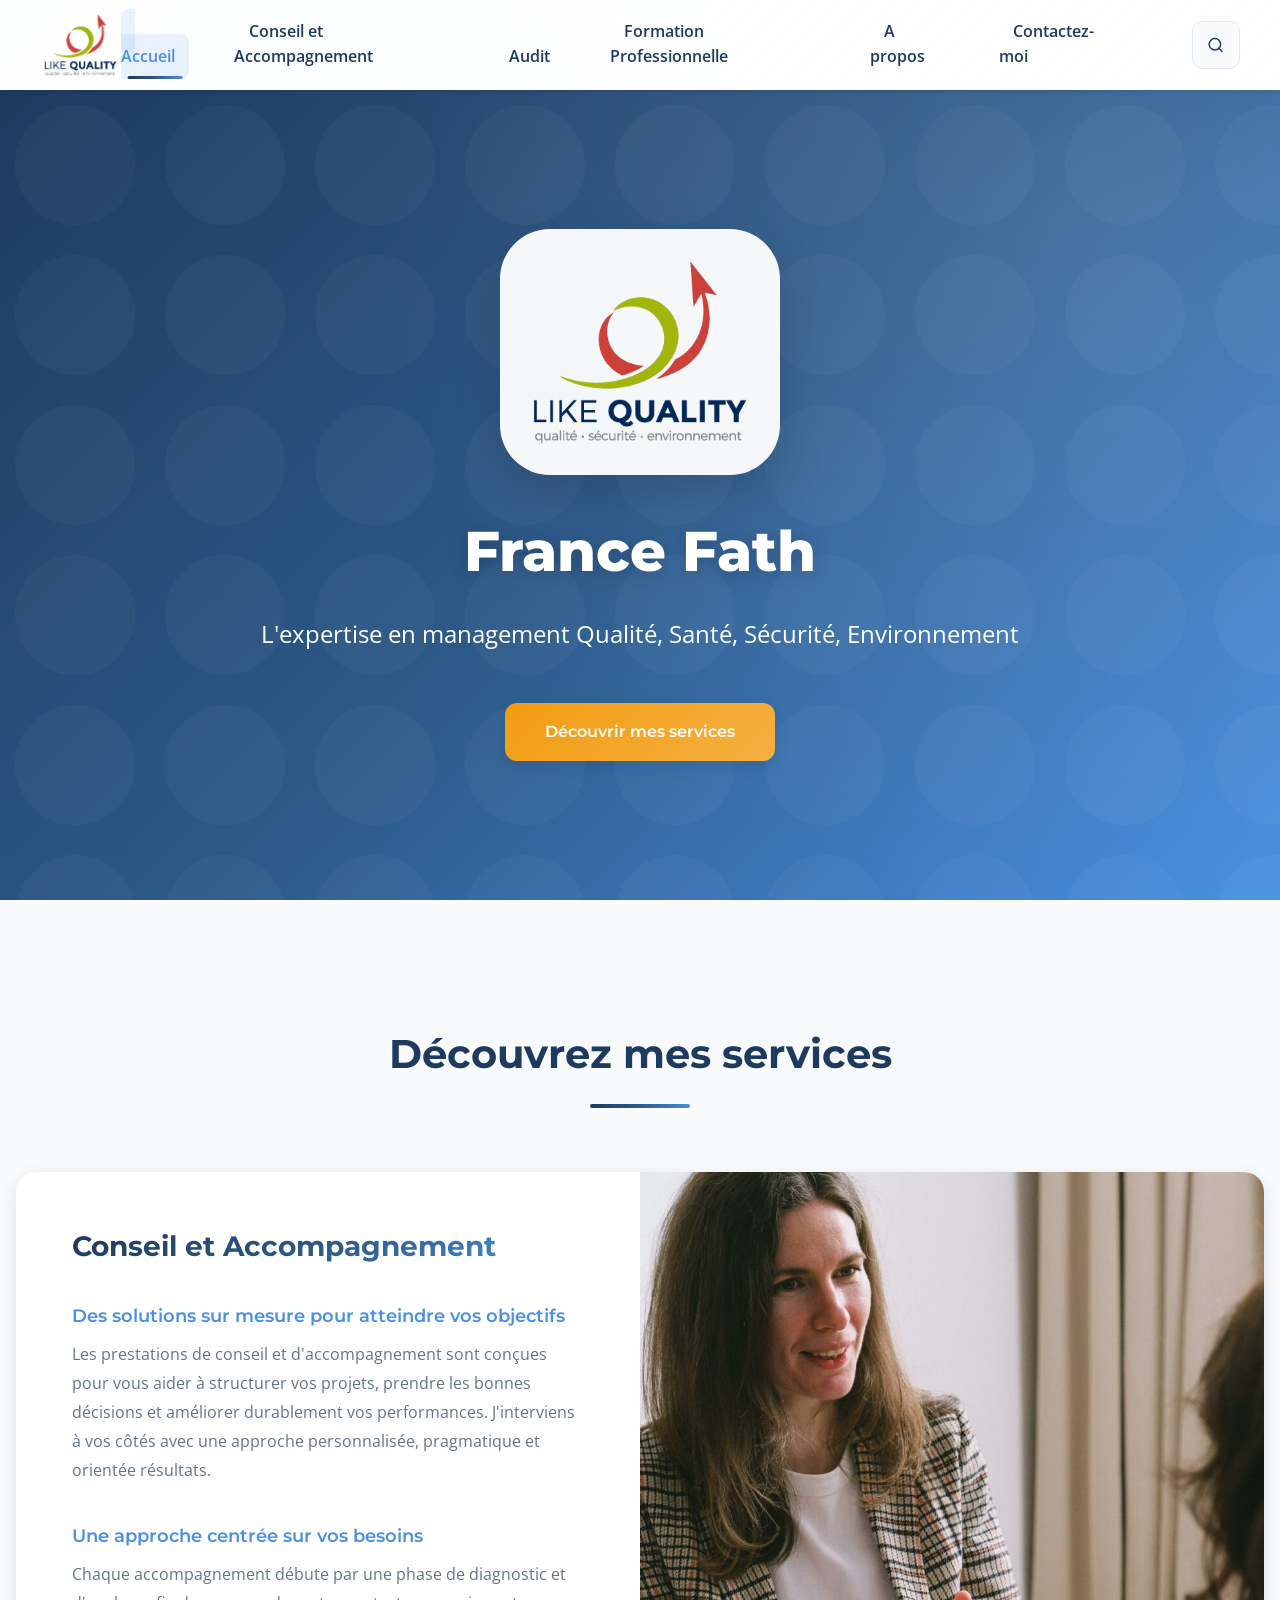
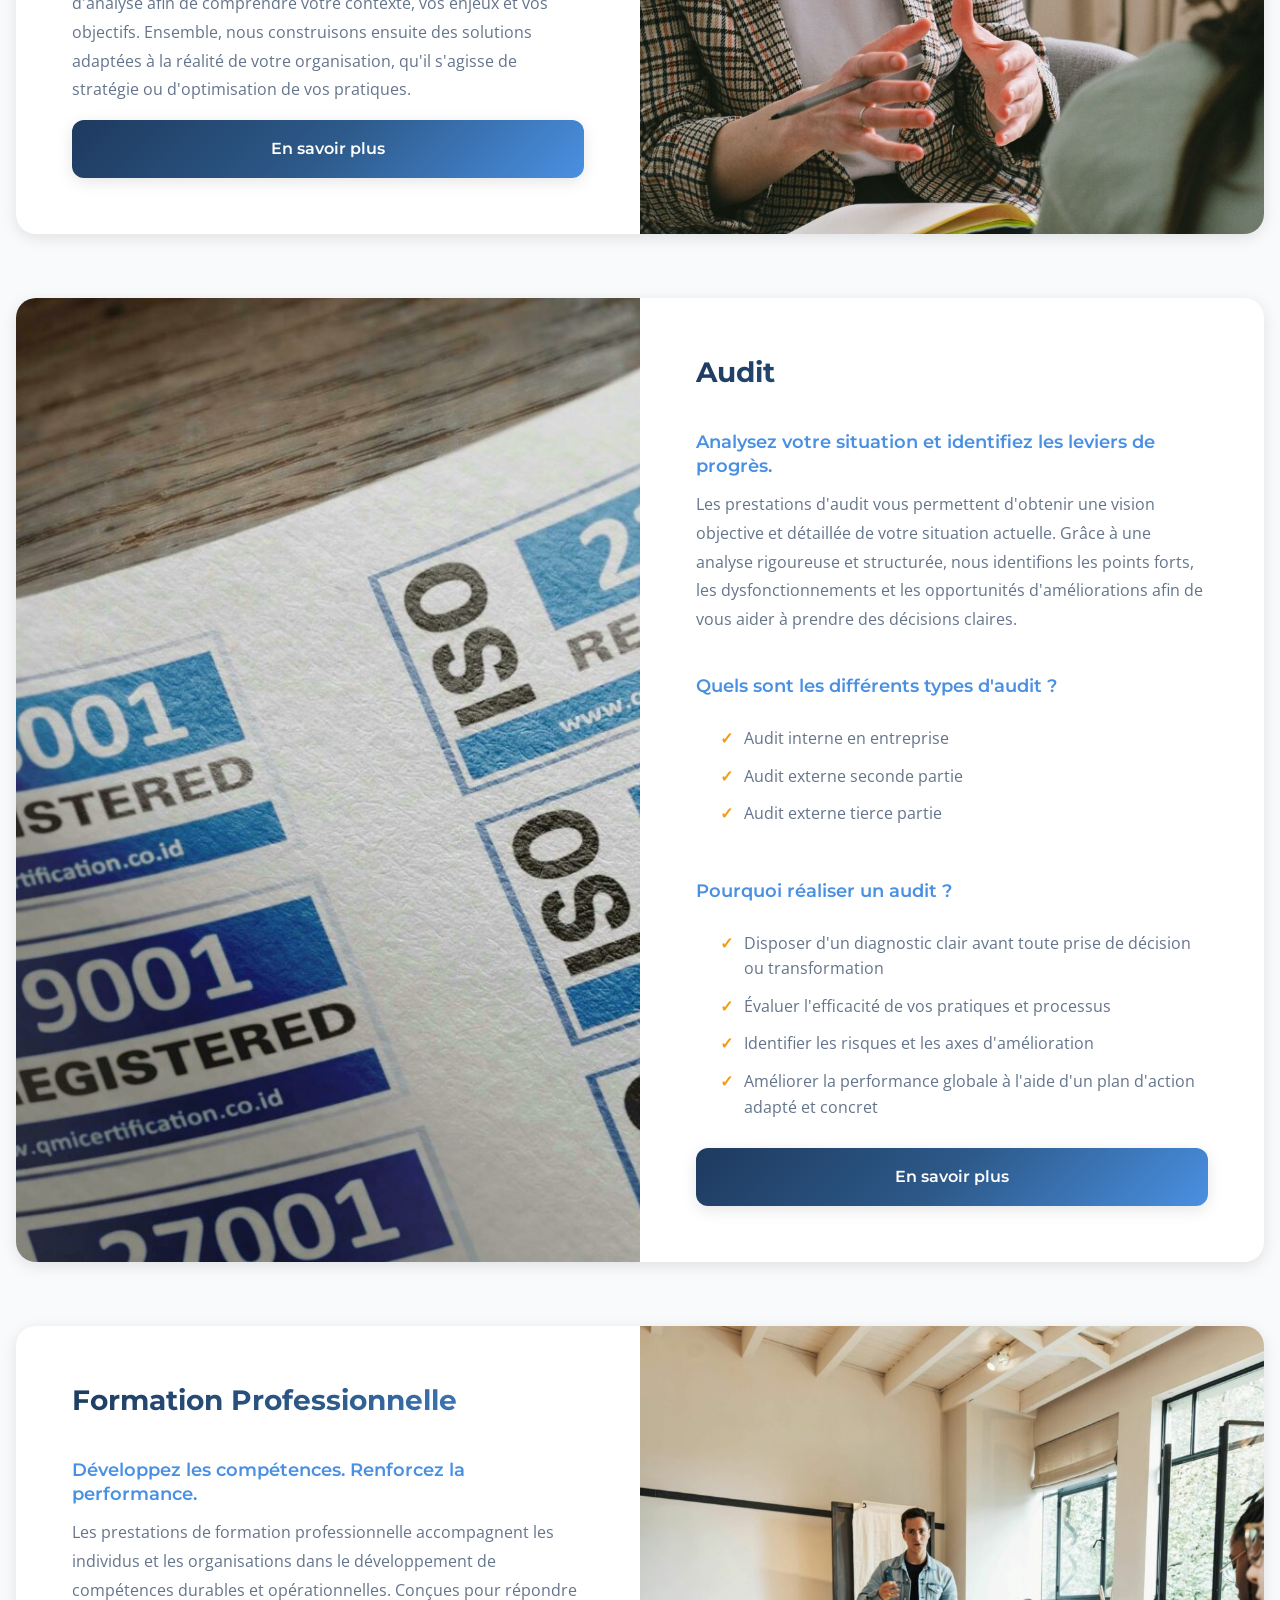
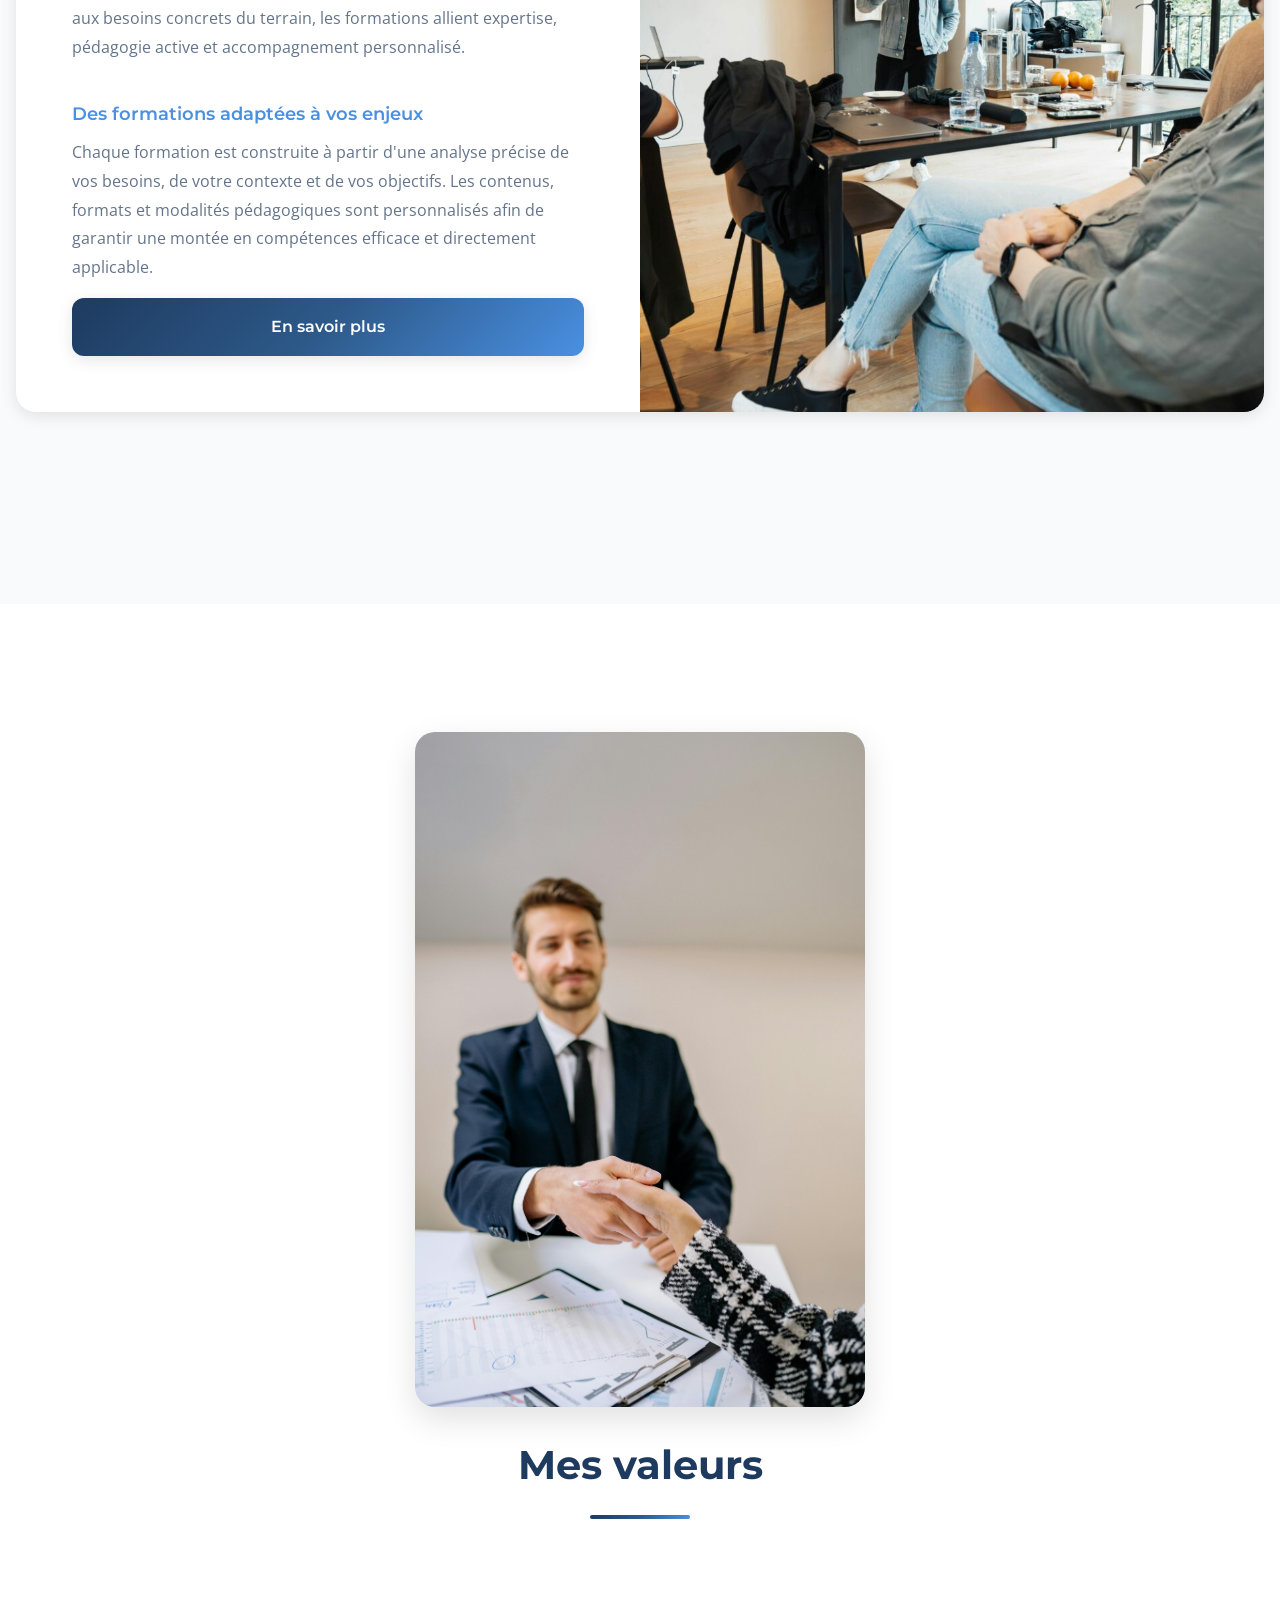
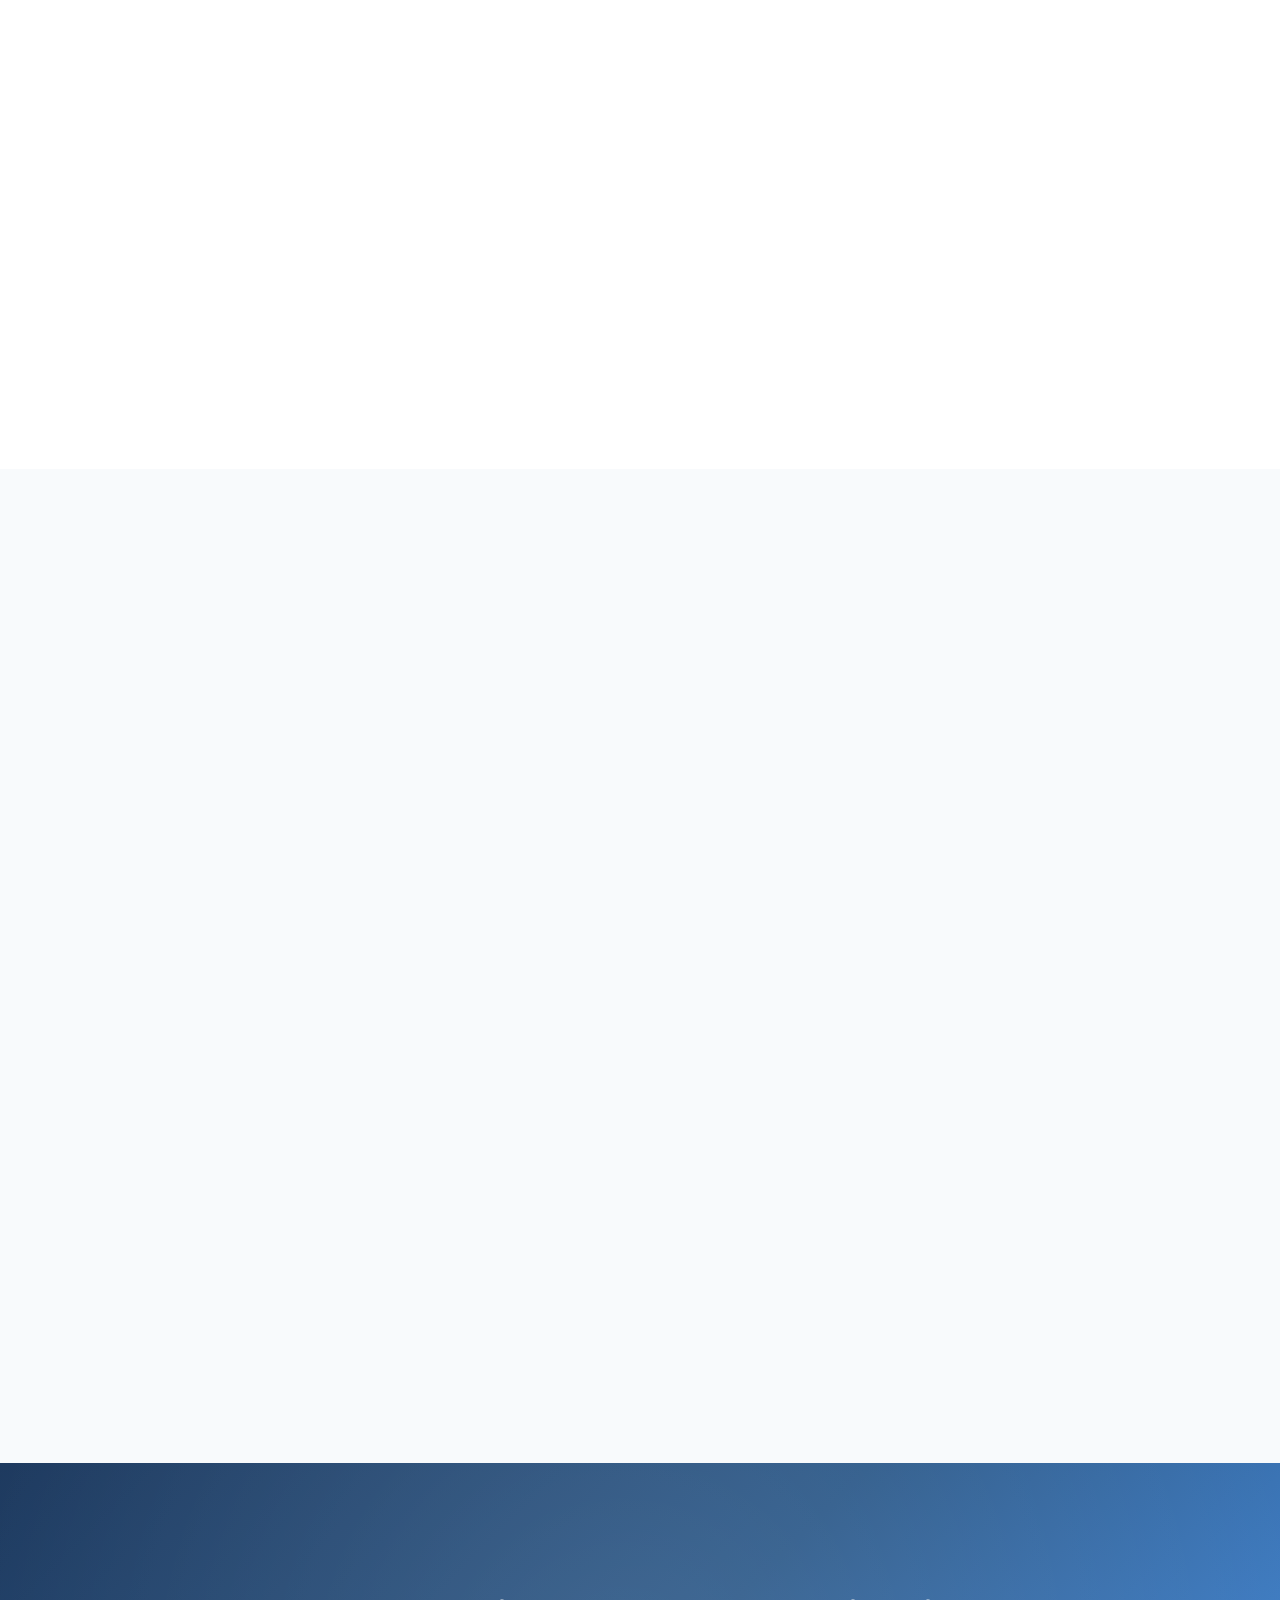
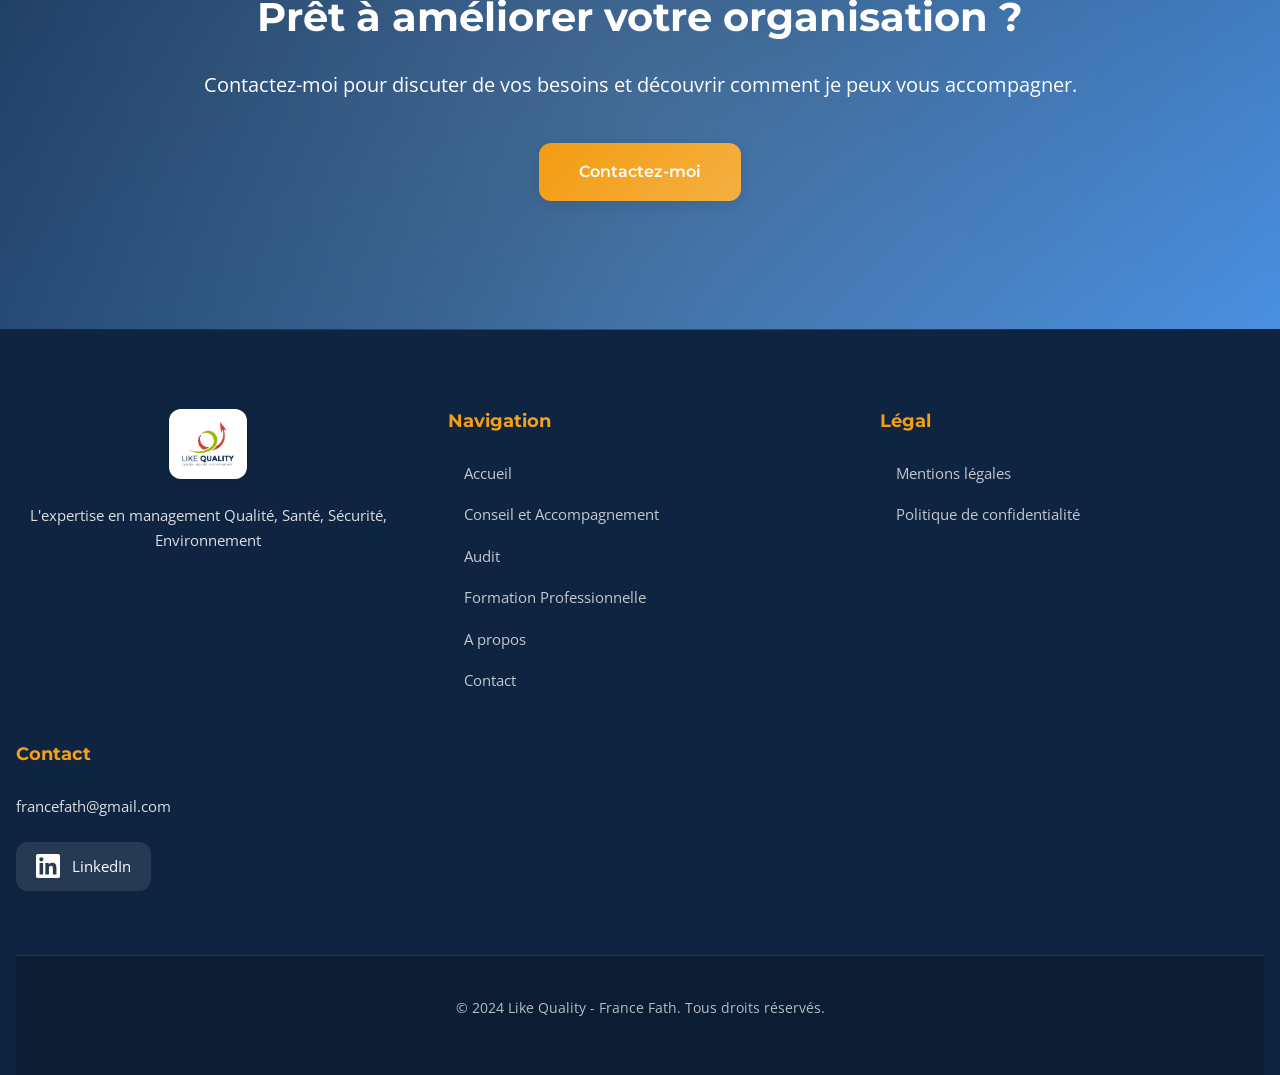
<file: index.html>
<!DOCTYPE html>
<html lang="fr">
<head>
    <!-- Google tag (gtag.js) -->
    <script async src="https://www.googletagmanager.com/gtag/js?id=G-JWVWS05RTF"></script>
    <script>
        window.dataLayer = window.dataLayer || [];
        function gtag(){dataLayer.push(arguments);}
        gtag('js', new Date());

        gtag('config', 'G-JWVWS05RTF');
    </script>
    <link rel="icon" type="image/png" href="/favicon-96x96.png" sizes="96x96" />
    <link rel="icon" type="image/svg+xml" href="/favicon.svg" />
    <link rel="shortcut icon" href="/favicon.ico" />
    <link rel="apple-touch-icon" sizes="180x180" href="/apple-touch-icon.png" />
    <link rel="manifest" href="/site.webmanifest" />
    <meta charset="UTF-8">
    <meta name="viewport" content="width=device-width, initial-scale=1.0">
    <link rel="canonical" href="https://francefath.com/">
    <meta name="description" content="Like Quality - L'expertise en systèmes de management de la Qualité, de la Sécurité et de l'Environnement. Conseil, audit et formation professionnelle.">
    <meta name="keywords" content="Qualité, Sécurité, Environnement, QSE, Conseil, Audit, Formation, Management, France Fath">
    <meta name="author" content="France Fath - Like Quality">
    <meta name="robots" content="index, follow">
    <meta property="og:title" content="Like Quality - Expertise QSE">
    <meta property="og:description" content="L'expertise en systèmes de management de la Qualité, de la Sécurité et de l'Environnement">
    <meta property="og:type" content="website">
    <meta property="og:url" content="https://francefath.com">
    <meta property="og:image" content="https://francefath.com/images/logo_like_quality.jpg">
    <meta property="og:locale" content="fr_FR">
    <meta name="twitter:card" content="summary_large_image">
    <meta name="twitter:title" content="Like Quality - Expertise QSE">
    <meta name="twitter:description" content="L'expertise en systèmes de management de la Qualité, de la Sécurité et de l'Environnement">
    <meta name="twitter:image" content="https://francefath.com/images/logo_like_quality.jpg">
    <meta name="twitter:image:alt" content="Logo Like Quality - Expertise QSE">
    <title>Like Quality - Expertise en Qualité, Sécurité, Environnement</title>
    <link rel="stylesheet" href="css/styles.css">
    <link rel="preconnect" href="https://fonts.googleapis.com">
    <link rel="preconnect" href="https://fonts.gstatic.com" crossorigin>
    <link href="https://fonts.googleapis.com/css2?family=Montserrat:wght@300;400;500;600;700;800&family=Open+Sans:wght@300;400;500;600;700&display=swap" rel="stylesheet">
    <script type="application/ld+json">
    {
        "@context": "https://schema.org",
        "@graph": [
            {
                "@type": "Organization",
                "name": "Like Quality",
                "url": "https://francefath.com",
                "logo": "https://francefath.com/images/logo_like_quality.jpg",
                "description": "L'expertise en systèmes de management de la Qualité, de la Sécurité et de l'Environnement. Conseil, audit et formation professionnelle.",
                "founder": {
                    "@type": "Person",
                    "name": "France Fath"
                }
            },
            {
                "@type": "WebPage",
                "@id": "https://francefath.com/",
                "url": "https://francefath.com/",
                "name": "Like Quality - Expertise QSE",
                "description": "L'expertise en systèmes de management de la Qualité, de la Sécurité et de l'Environnement. Conseil, audit et formation professionnelle.",
                "isPartOf": {
                    "@id": "https://francefath.com/"
                },
                "primaryImageOfPage": {
                    "@id": "https://francefath.com/images/logo_like_quality.jpg"
                },
                "inLanguage": "fr-FR"
            },
            {
                "@type": "WebSite",
                "name": "Like Quality",
                "url": "https://francefath.com",
                "description": "L'expertise en systèmes de management de la Qualité, de la Sécurité et de l'Environnement"
            }
        ]
    }
    </script>
</head>
<body>
    <a href="#main-content" class="skip-to-content">Aller au contenu principal</a>
    <!-- Header -->
    <header class="header">
        <nav class="nav container">
            <a href="index.html" class="logo">
                <img src="images/logo_like_quality.jpg" alt="Like Quality Logo">
            </a>
            <button class="mobile-menu-btn" aria-label="Menu">
                <span></span>
                <span></span>
                <span></span>
            </button>
            <ul class="nav-menu">
                <li><a href="index.html" class="nav-link active" aria-current="page">Accueil</a></li>
                <li><a href="conseil-accompagnement.html" class="nav-link">Conseil et Accompagnement</a></li>
                <li><a href="audit.html" class="nav-link">Audit</a></li>
                <li><a href="formation-professionnelle.html" class="nav-link">Formation Professionnelle</a></li>
                <li><a href="a-propos.html" class="nav-link">A propos</a></li>
                <li><a href="contact.html" class="nav-link">Contactez-moi</a></li>
                <li>
                    <button class="search-btn" aria-label="Rechercher">
                        <svg xmlns="http://www.w3.org/2000/svg" width="20" height="20" viewBox="0 0 24 24" fill="none" stroke="currentColor" stroke-width="2" stroke-linecap="round" stroke-linejoin="round">
                            <circle cx="11" cy="11" r="8"></circle>
                            <path d="m21 21-4.35-4.35"></path>
                        </svg>
                    </button>
                </li>
            </ul>
        </nav>
        <div class="search-modal">
            <div class="search-modal-content">
                <input type="text" placeholder="Rechercher..." class="search-input">
                <button class="search-close" aria-label="Fermer">
                    <svg xmlns="http://www.w3.org/2000/svg" width="24" height="24" viewBox="0 0 24 24" fill="none" stroke="currentColor" stroke-width="2" stroke-linecap="round" stroke-linejoin="round">
                        <path d="M18 6 6 18"></path>
                        <path d="m6 6 12 12"></path>
                    </svg>
                </button>
            </div>
        </div>
    </header>

    <main id="main-content">
        <!-- Hero Section -->
        <section class="hero">
            <div class="hero-content container">
                <img src="images/logo_like_quality.jpg" alt="Like Quality Logo" class="hero-logo fade-in" fetchpriority="high">
                <h1 class="hero-title fade-in">France Fath</h1>
                <p class="hero-slogan fade-in">L'expertise en management Qualité, Santé, Sécurité, Environnement</p>
                <a href="#services" class="btn btn-primary fade-in">Découvrir mes services</a>
            </div>
        </section>

        <!-- Services Section -->
        <section id="services" class="services">
            <div class="container">
                <h2 class="section-title fade-in">Découvrez mes services</h2>
                
                <!-- Service 1: Conseil et Accompagnement -->
                <article class="service-card fade-in">
                    <div class="service-image">
                        <img src="images/conseil_accompagnement.jpg" alt="Conseil et Accompagnement" loading="lazy">
                    </div>
                    <div class="service-content">
                        <h3>Conseil et Accompagnement</h3>
                        <h4 class="service-subtitle">Des solutions sur mesure pour atteindre vos objectifs</h4>
                        <p class="service-text">Les prestations de conseil et d'accompagnement sont conçues pour vous aider à structurer vos projets, prendre les bonnes décisions et améliorer durablement vos performances. J'interviens à vos côtés avec une approche personnalisée, pragmatique et orientée résultats.</p>
                        <h4 class="service-subtitle">Une approche centrée sur vos besoins</h4>
                        <p class="service-text">Chaque accompagnement débute par une phase de diagnostic et d'analyse afin de comprendre votre contexte, vos enjeux et vos objectifs. Ensemble, nous construisons ensuite des solutions adaptées à la réalité de votre organisation, qu'il s'agisse de stratégie ou d'optimisation de vos pratiques.</p>
                        <a href="conseil-accompagnement.html" class="btn btn-secondary">En savoir plus</a>
                    </div>
                </article>

                <!-- Service 2: Audit -->
                <article class="service-card fade-in">
                    <div class="service-image">
                        <img src="images/audit.jpg" alt="Audit" loading="lazy">
                    </div>
                    <div class="service-content">
                        <h3>Audit</h3>
                        <h4 class="service-subtitle">Analysez votre situation et identifiez les leviers de progrès.</h4>
                        <p class="service-text">Les prestations d'audit vous permettent d'obtenir une vision objective et détaillée de votre situation actuelle. Grâce à une analyse rigoureuse et structurée, nous identifions les points forts, les dysfonctionnements et les opportunités d'améliorations afin de vous aider à prendre des décisions claires.</p>
                        <h4 class="service-subtitle">Quels sont les différents types d'audit ?</h4>
                        <ul class="service-list">
                            <li>Audit interne en entreprise</li>
                            <li>Audit externe seconde partie</li>
                            <li>Audit externe tierce partie</li>
                        </ul>
                        <h4 class="service-subtitle">Pourquoi réaliser un audit ?</h4>
                        <ul class="service-list">
                            <li>Disposer d'un diagnostic clair avant toute prise de décision ou transformation</li>
                            <li>Évaluer l'efficacité de vos pratiques et processus</li>
                            <li>Identifier les risques et les axes d'amélioration</li>
                            <li>Améliorer la performance globale à l'aide d'un plan d'action adapté et concret</li>
                        </ul>
                        <a href="audit.html" class="btn btn-secondary">En savoir plus</a>
                    </div>
                </article>

                <!-- Service 3: Formation Professionnelle -->
                <article class="service-card fade-in">
                    <div class="service-image">
                        <img src="images/formation_professionnelle.jpg" alt="Formation Professionnelle" loading="lazy">
                    </div>
                    <div class="service-content">
                        <h3>Formation Professionnelle</h3>
                        <h4 class="service-subtitle">Développez les compétences. Renforcez la performance.</h4>
                        <p class="service-text">Les prestations de formation professionnelle accompagnent les individus et les organisations dans le développement de compétences durables et opérationnelles. Conçues pour répondre aux besoins concrets du terrain, les formations allient expertise, pédagogie active et accompagnement personnalisé.</p>
                        <h4 class="service-subtitle">Des formations adaptées à vos enjeux</h4>
                        <p class="service-text">Chaque formation est construite à partir d'une analyse précise de vos besoins, de votre contexte et de vos objectifs. Les contenus, formats et modalités pédagogiques sont personnalisés afin de garantir une montée en compétences efficace et directement applicable.</p>
                        <a href="formation-professionnelle.html" class="btn btn-secondary">En savoir plus</a>
                    </div>
                </article>
            </div>
        </section>

        <!-- Values Section -->
        <section class="values">
            <div class="container">
                <div class="values-intro fade-in">
                    <img src="images/valeurs.jpg" alt="Nos valeurs" class="values-image" loading="lazy">
                    <h2 class="section-title">Mes valeurs</h2>
                </div>
                <div class="values-grid">
                    <div class="value-card fade-in">
                        <h3>L'ETHIQUE et LA CONFIANCE</h3>
                        <p>Trouver les solutions les plus adaptées en respectant la déontologie et la vertu, c'est la garantie d'une relation saine avec vous.</p>
                    </div>
                    <div class="value-card fade-in">
                        <h3>L'OUVERTURE D'ESPRIT</h3>
                        <p>Être d'accord avec les propositions d'autrui est une qualité fondamentale. Et en être capable surtout ! Être plus efficace en apprenant les uns des autres.</p>
                    </div>
                    <div class="value-card fade-in">
                        <h3>LA CREATIVITE</h3>
                        <p>Sortir des sentiers battus ! Cela va de pair avec l'ouverture d'esprit et c'est ce qui fait la force d'une collaboration.</p>
                    </div>
                    <div class="value-card fade-in">
                        <h3>LA FLEXIBILITE</h3>
                        <p>S'adapter aux fluctuations et changements internes au sein de votre organisation ! Voilà ici une valeur essentielle afin de collaborer en toute sérénité.</p>
                    </div>
                </div>
            </div>
        </section>

        <!-- QSE Section -->
        <section class="qse">
            <div class="container">
                <h2 class="section-title fade-in">Ce que je peux vous apporter</h2>
                <div class="qse-grid">
                    <div class="qse-card fade-in">
                        <h3>La Qualité</h3>
                        <p>La démarche qualité permet de répondre aux besoins et attentes des clients, garantir la conformité des produits ou services, réduire les erreurs et dysfonctionnements, et améliorer la satisfaction et la confiance. L'objectif est de fournir une qualité constante et maîtrisée.</p>
                    </div>
                    <div class="qse-card fade-in">
                        <h3>Santé et Sécurité au Travail</h3>
                        <p>La démarche Santé & Sécurité au travail vise à prévenir les accidents et maladies professionnelles, identifier et réduire les risques, améliorer les conditions de travail, et respecter les obligations réglementaires. L'objectif est de préserver l'intégrité physique et mentale des collaborateurs.</p>
                    </div>
                    <div class="qse-card fade-in">
                        <h3>La Démarche Environnementale</h3>
                        <p>La démarche Environnement permet de limiter les pollutions et les nuisances, réduire la consommation d'énergie et de ressources, gérer les déchets de manière responsable, et se conformer aux réglementations environnementales. L'objectif est de réduire l'empreinte environnementale de l'activité.</p>
                    </div>
                    <div class="qse-card fade-in">
                        <h3>Le Développement Durable</h3>
                        <p>Le développement durable vise à agir de manière éthique et responsable, prendre en compte les impacts sociaux et sociétaux, favoriser l'inclusion, la diversité et l'égalité, et contribuer positivement au territoire et à la société. L'objectif est de concilier performance économique et responsabilité sociale.</p>
                    </div>
                </div>
                <div class="qse-cta fade-in">
                    <a href="a-propos.html" class="btn btn-primary">En savoir plus</a>
                </div>
            </div>
        </section>

        <!-- CTA Section -->
        <section class="cta-section">
            <div class="container">
                <h2 class="fade-in">Prêt à améliorer votre organisation ?</h2>
                <p class="fade-in">Contactez-moi pour discuter de vos besoins et découvrir comment je peux vous accompagner.</p>
                <a href="contact.html" class="btn btn-primary fade-in">Contactez-moi</a>
            </div>
        </section>
    </main>

    <!-- Footer -->
    <footer class="footer">
        <div class="container">
            <div class="footer-content">
                <div class="footer-brand">
                    <img src="images/logo_like_quality.jpg" alt="Like Quality Logo" class="footer-logo" loading="lazy">
                    <p>L'expertise en management Qualité, Santé, Sécurité, Environnement</p>
                </div>
                <div class="footer-links">
                    <h3>Navigation</h3>
                    <ul>
                        <li><a href="index.html">Accueil</a></li>
                        <li><a href="conseil-accompagnement.html">Conseil et Accompagnement</a></li>
                        <li><a href="audit.html">Audit</a></li>
                        <li><a href="formation-professionnelle.html">Formation Professionnelle</a></li>
                        <li><a href="a-propos.html">A propos</a></li>
                        <li><a href="contact.html">Contact</a></li>
                    </ul>
                </div>
                <div class="footer-legal">
                    <h3>Légal</h3>
                    <ul>
                        <li><a href="mentions-legales.html">Mentions légales</a></li>
                        <li><a href="politique-confidentialite.html">Politique de confidentialité</a></li>
                    </ul>
                </div>
                <div class="footer-contact">
                    <h3>Contact</h3>
                    <p>francefath@gmail.com</p>
                    <a href="https://www.linkedin.com/in/france-fath-42687960/" target="_blank" rel="noopener noreferrer" class="social-link">
                        <svg xmlns="http://www.w3.org/2000/svg" width="24" height="24" viewBox="0 0 24 24" fill="currentColor">
                            <path d="M20.447 20.452h-3.554v-5.569c0-1.328-.027-3.037-1.852-3.037-1.853 0-2.136 1.445-2.136 2.939v5.667H9.351V9h3.414v1.561h.046c.477-.9 1.637-1.85 3.37-1.85 3.601 0 4.267 2.37 4.267 5.455v6.286zM5.337 7.433c-1.144 0-2.063-.926-2.063-2.065 0-1.138.92-2.063 2.063-2.063 1.14 0 2.064.925 2.064 2.063 0 1.139-.925 2.065-2.064 2.065zm1.782 13.019H3.555V9h3.564v11.452zM22.225 0H1.771C.792 0 0 .774 0 1.729v20.542C0 23.227.792 24 1.771 24h20.451C23.2 24 24 23.227 24 22.271V1.729C24 .774 23.2 0 22.222 0h.003z"/>
                        </svg>
                        LinkedIn
                    </a>
                </div>
            </div>
            <div class="footer-bottom">
                <p>&copy; 2024 Like Quality - France Fath. Tous droits réservés.</p>
            </div>
        </div>
    </footer>

    <script src="js/main.js"></script>
</body>
</html>
</file>
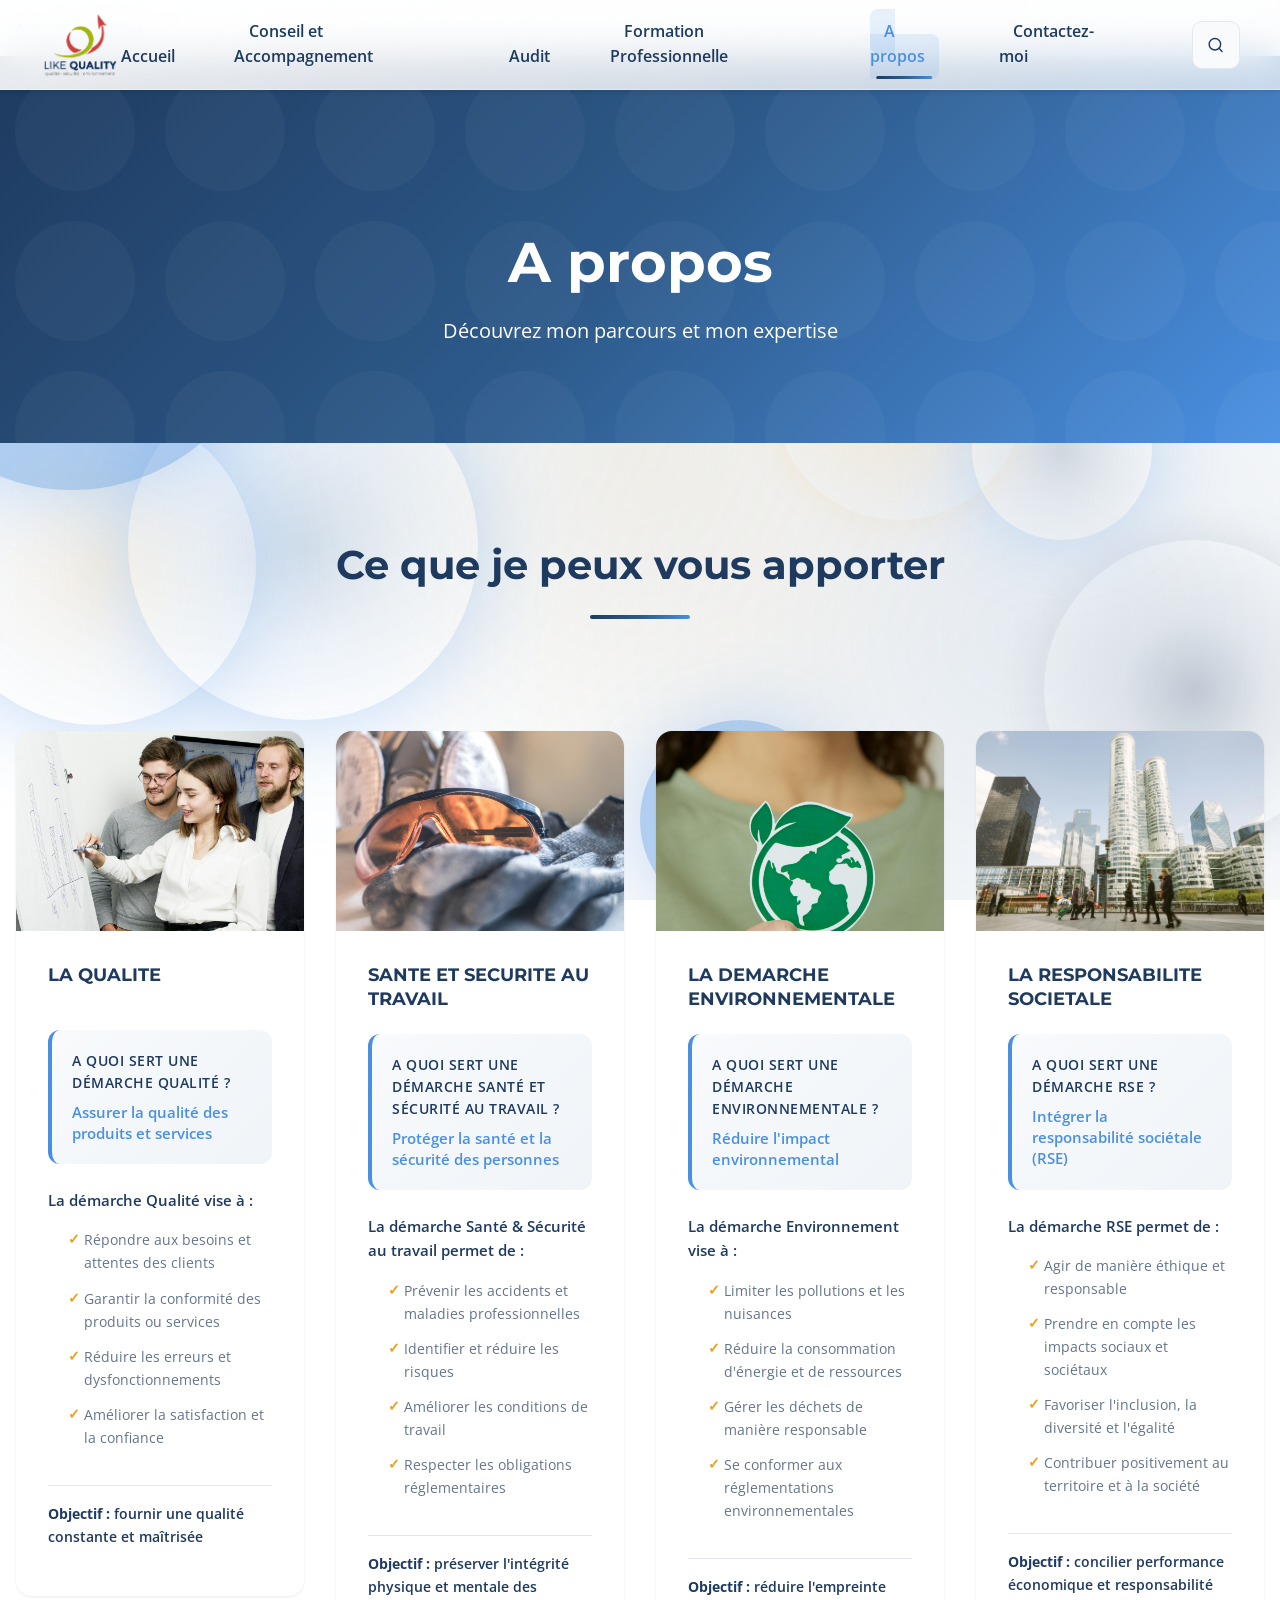
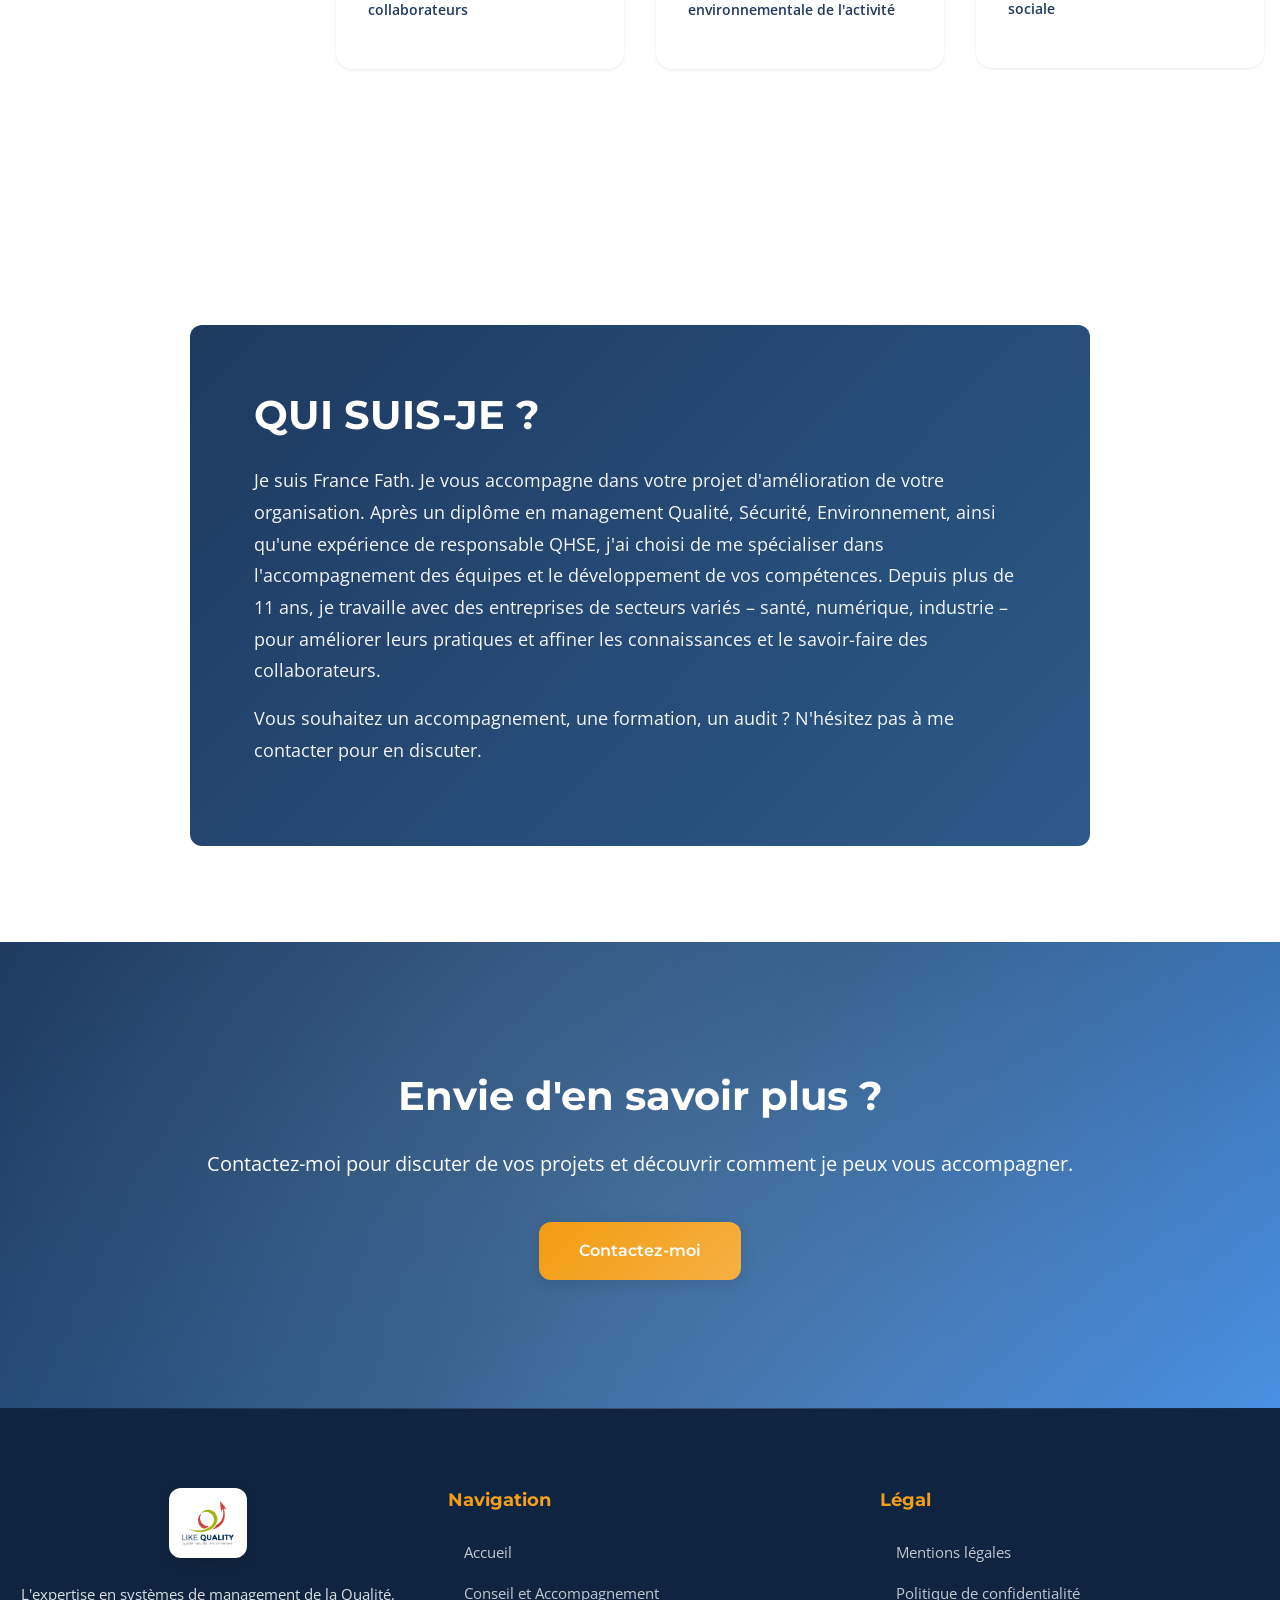
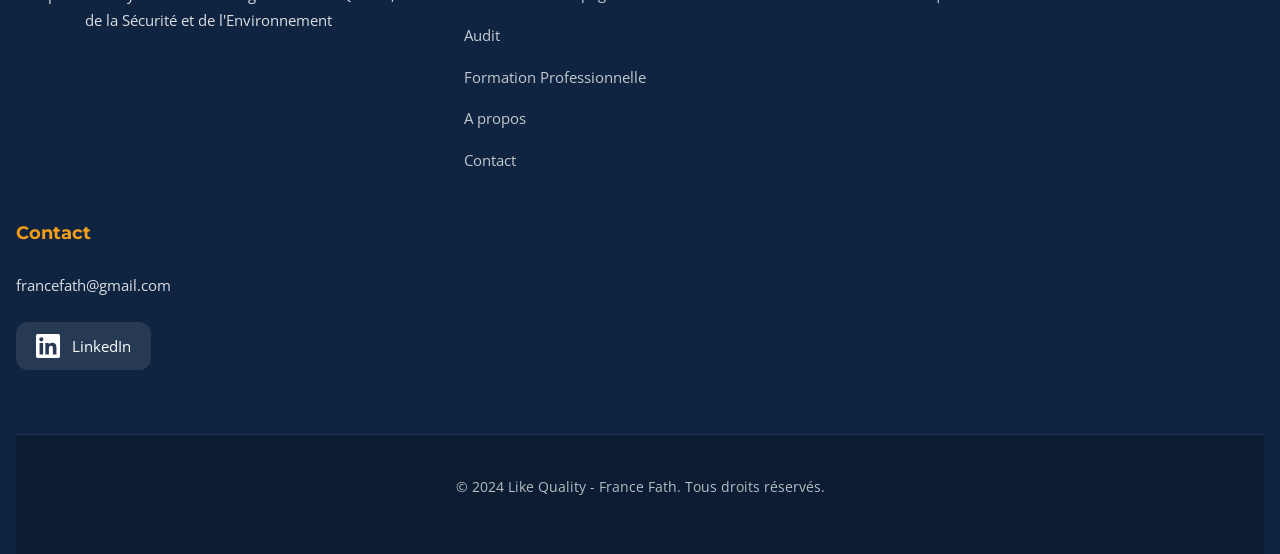
<file: a-propos.html>
<!DOCTYPE html>
<html lang="fr">
<head>
    <!-- Google tag (gtag.js) -->
    <script async src="https://www.googletagmanager.com/gtag/js?id=G-JWVWS05RTF"></script>
    <script>
        window.dataLayer = window.dataLayer || [];
        function gtag(){dataLayer.push(arguments);}
        gtag('js', new Date());

        gtag('config', 'G-JWVWS05RTF');
    </script>
    <link rel="icon" type="image/png" href="/favicon-96x96.png" sizes="96x96" />
    <link rel="icon" type="image/svg+xml" href="/favicon.svg" />
    <link rel="shortcut icon" href="/favicon.ico" />
    <link rel="apple-touch-icon" sizes="180x180" href="/apple-touch-icon.png" />
    <link rel="manifest" href="/site.webmanifest" />
    <meta charset="UTF-8">
    <meta name="viewport" content="width=device-width, initial-scale=1.0">
    <link rel="canonical" href="https://francefath.com/a-propos.html">
    <meta name="description" content="Like Quality - A propos. Découvrez nos services en Qualité, Santé et Sécurité au Travail, Environnement et Responsabilité Sociétale.">
    <meta name="keywords" content="A propos, Qualité, SST, Environnement, RSE, France Fath, QSE">
    <meta name="author" content="France Fath - Like Quality">
    <meta name="robots" content="index, follow">
    <meta property="og:title" content="A propos - Like Quality">
    <meta property="og:description" content="Découvrez nos domaines d'expertise : Qualité, Santé et Sécurité au Travail, Environnement et RSE">
    <meta property="og:type" content="website">
    <meta property="og:url" content="https://francefath.com/a-propos.html">
    <meta property="og:image" content="https://francefath.com/images/logo_like_quality.jpg">
    <meta property="og:locale" content="fr_FR">
    <meta name="twitter:card" content="summary_large_image">
    <meta name="twitter:title" content="A propos - Like Quality">
    <meta name="twitter:description" content="Découvrez nos domaines d'expertise : Qualité, Santé et Sécurité au Travail, Environnement et RSE">
    <meta name="twitter:image" content="https://francefath.com/images/logo_like_quality.jpg">
    <meta name="twitter:image:alt" content="Logo Like Quality - Expertise QSE">
    <title>A propos - Like Quality</title>
    <link rel="stylesheet" href="css/styles.css">
    <link rel="preconnect" href="https://fonts.googleapis.com">
    <link rel="preconnect" href="https://fonts.gstatic.com" crossorigin>
    <link href="https://fonts.googleapis.com/css2?family=Montserrat:wght@300;400;500;600;700;800&family=Open+Sans:wght@300;400;500;600;700&display=swap" rel="stylesheet">
    <script type="application/ld+json">
    {
        "@context": "https://schema.org",
        "@graph": [
            {
                "@type": "Organization",
                "name": "Like Quality",
                "url": "https://francefath.com",
                "logo": "https://francefath.com/images/logo_like_quality.jpg",
                "description": "L'expertise en systèmes de management de la Qualité, de la Sécurité et de l'Environnement. Conseil, audit et formation professionnelle.",
                "founder": {
                    "@type": "Person",
                    "name": "France Fath"
                }
            },
            {
                "@type": "WebPage",
                "@id": "https://francefath.com/a-propos.html",
                "url": "https://francefath.com/a-propos.html",
                "name": "A propos - Like Quality",
                "description": "Découvrez nos domaines d'expertise : Qualité, Santé et Sécurité au Travail, Environnement et RSE",
                "isPartOf": {
                    "@id": "https://francefath.com/"
                },
                "primaryImageOfPage": {
                    "@id": "https://francefath.com/images/logo_like_quality.jpg"
                },
                "inLanguage": "fr-FR"
            },
            {
                "@type": "AboutPage",
                "name": "A propos - Like Quality",
                "description": "Découvrez nos domaines d'expertise : Qualité, Santé et Sécurité au Travail, Environnement et RSE",
                "url": "https://francefath.com/a-propos.html",
                "mainEntity": {
                    "@type": "Person",
                    "name": "France Fath",
                    "jobTitle": "Consultante et Formatrice QSE",
                    "worksFor": {
                        "@type": "Organization",
                        "name": "Like Quality",
                        "url": "https://francefath.com"
                    },
                    "knowsAbout": [
                        "Qualité",
                        "Santé et Sécurité au Travail",
                        "Environnement",
                        "Responsabilité Sociétale",
                        "Management"
                    ]
                }
            }
        ]
    }
    </script>
</head>
<body>
    <!-- Animation de fond subtile -->
    <div class="bg-animation" aria-hidden="true">
        <div class="bg-particle"></div>
        <div class="bg-particle"></div>
        <div class="bg-particle"></div>
        <div class="bg-particle"></div>
        <div class="bg-particle"></div>
        <div class="bg-particle"></div>
        <div class="bg-particle"></div>
        <div class="bg-particle"></div>
    </div>
    <a href="#main-content" class="skip-to-content">Aller au contenu principal</a>
    <!-- Header -->
    <header class="header">
        <nav class="nav container">
            <a href="index.html" class="logo">
                <img src="images/logo_like_quality.jpg" alt="Like Quality Logo">
            </a>
            <button class="mobile-menu-btn" aria-label="Menu">
                <span></span>
                <span></span>
                <span></span>
            </button>
            <ul class="nav-menu">
                <li><a href="index.html" class="nav-link">Accueil</a></li>
                <li><a href="conseil-accompagnement.html" class="nav-link">Conseil et Accompagnement</a></li>
                <li><a href="audit.html" class="nav-link">Audit</a></li>
                <li><a href="formation-professionnelle.html" class="nav-link">Formation Professionnelle</a></li>
                <li><a href="a-propos.html" class="nav-link active" aria-current="page">A propos</a></li>
                <li><a href="contact.html" class="nav-link">Contactez-moi</a></li>
                <li>
                    <button class="search-btn" aria-label="Rechercher">
                        <svg xmlns="http://www.w3.org/2000/svg" width="20" height="20" viewBox="0 0 24 24" fill="none" stroke="currentColor" stroke-width="2" stroke-linecap="round" stroke-linejoin="round">
                            <circle cx="11" cy="11" r="8"></circle>
                            <path d="m21 21-4.35-4.35"></path>
                        </svg>
                    </button>
                </li>
            </ul>
        </nav>
        <div class="search-modal">
            <div class="search-modal-content">
                <input type="text" placeholder="Rechercher..." class="search-input">
                <button class="search-close" aria-label="Fermer">
                    <svg xmlns="http://www.w3.org/2000/svg" width="24" height="24" viewBox="0 0 24 24" fill="none" stroke="currentColor" stroke-width="2" stroke-linecap="round" stroke-linejoin="round">
                        <path d="M18 6 6 18"></path>
                        <path d="m6 6 12 12"></path>
                    </svg>
                </button>
            </div>
        </div>
    </header>

    <main id="main-content">
        <!-- Breadcrumbs -->
        <nav class="breadcrumbs">
            <div class="container breadcrumbs-container">
                <a href="index.html">Accueil</a>
                <span class="separator">›</span>
                <span>A propos</span>
            </div>
        </nav>

        <!-- Page Header -->
        <section class="page-header">
            <div class="container">
                <h1>A propos</h1>
                <p>Découvrez mon parcours et mon expertise</p>
            </div>
        </section>

        <!-- Services Section -->
        <section class="content-section">
            <div class="container">
                <h2 class="section-title fade-in">Ce que je peux vous apporter</h2>
                <div class="about-services">
                    <div class="about-service-card fade-in">
                        <div class="about-service-image-wrapper">
                            <img src="images/qualite.jpg" alt="La Qualité">
                        </div>
                        <div class="about-service-content">
                            <h3>LA QUALITE</h3>
                            <div class="about-service-question">
                                <span class="question-label">A quoi sert une démarche qualité ?</span>
                                <span class="question-answer">Assurer la qualité des produits et services</span>
                            </div>
                            <p class="about-service-intro">La démarche Qualité vise à :</p>
                            <ul>
                                <li>Répondre aux besoins et attentes des clients</li>
                                <li>Garantir la conformité des produits ou services</li>
                                <li>Réduire les erreurs et dysfonctionnements</li>
                                <li>Améliorer la satisfaction et la confiance</li>
                            </ul>
                            <p class="about-service-objectif"><strong>Objectif :</strong> fournir une qualité constante et maîtrisée</p>
                        </div>
                    </div>

                    <div class="about-service-card fade-in">
                        <div class="about-service-image-wrapper">
                            <img src="images/sante_securite.jpg" alt="Santé et Sécurité au Travail">
                        </div>
                        <div class="about-service-content">
                            <h3>SANTE ET SECURITE AU TRAVAIL</h3>
                            <div class="about-service-question">
                                <span class="question-label">A quoi sert une démarche santé et sécurité au travail ?</span>
                                <span class="question-answer">Protéger la santé et la sécurité des personnes</span>
                            </div>
                            <p class="about-service-intro">La démarche Santé & Sécurité au travail permet de :</p>
                            <ul>
                                <li>Prévenir les accidents et maladies professionnelles</li>
                                <li>Identifier et réduire les risques</li>
                                <li>Améliorer les conditions de travail</li>
                                <li>Respecter les obligations réglementaires</li>
                            </ul>
                            <p class="about-service-objectif"><strong>Objectif :</strong> préserver l'intégrité physique et mentale des collaborateurs</p>
                        </div>
                    </div>

                    <div class="about-service-card fade-in">
                        <div class="about-service-image-wrapper">
                            <img src="images/environnement.jpg" alt="La Démarche Environnementale">
                        </div>
                        <div class="about-service-content">
                            <h3>LA DEMARCHE ENVIRONNEMENTALE</h3>
                            <div class="about-service-question">
                                <span class="question-label">A quoi sert une démarche environnementale ?</span>
                                <span class="question-answer">Réduire l'impact environnemental</span>
                            </div>
                            <p class="about-service-intro">La démarche Environnement vise à :</p>
                            <ul>
                                <li>Limiter les pollutions et les nuisances</li>
                                <li>Réduire la consommation d'énergie et de ressources</li>
                                <li>Gérer les déchets de manière responsable</li>
                                <li>Se conformer aux réglementations environnementales</li>
                            </ul>
                            <p class="about-service-objectif"><strong>Objectif :</strong> réduire l'empreinte environnementale de l'activité</p>
                        </div>
                    </div>

                    <div class="about-service-card fade-in">
                        <div class="about-service-image-wrapper">
                            <img src="images/responsabillite_societale.jpg" alt="La Responsabilité Sociétale">
                        </div>
                        <div class="about-service-content">
                            <h3>LA RESPONSABILITE SOCIETALE</h3>
                            <div class="about-service-question">
                                <span class="question-label">A quoi sert une démarche RSE ?</span>
                                <span class="question-answer">Intégrer la responsabilité sociétale (RSE)</span>
                            </div>
                            <p class="about-service-intro">La démarche RSE permet de :</p>
                            <ul>
                                <li>Agir de manière éthique et responsable</li>
                                <li>Prendre en compte les impacts sociaux et sociétaux</li>
                                <li>Favoriser l'inclusion, la diversité et l'égalité</li>
                                <li>Contribuer positivement au territoire et à la société</li>
                            </ul>
                            <p class="about-service-objectif"><strong>Objectif :</strong> concilier performance économique et responsabilité sociale</p>
                        </div>
                    </div>
                </div>
            </div>
        </section>

        <!-- Bio Section -->
        <section class="content-section">
            <div class="container">
                <div class="about-bio fade-in">
                    <h2>QUI SUIS-JE ?</h2>
                    <p>Je suis France Fath. Je vous accompagne dans votre projet d'amélioration de votre organisation. Après un diplôme en management Qualité, Sécurité, Environnement, ainsi qu'une expérience de responsable QHSE, j'ai choisi de me spécialiser dans l'accompagnement des équipes et le développement de vos compétences. Depuis plus de 11 ans, je travaille avec des entreprises de secteurs variés – santé, numérique, industrie – pour améliorer leurs pratiques et affiner les connaissances et le savoir-faire des collaborateurs.</p> 
                    <p>Vous souhaitez un accompagnement, une formation, un audit ? N'hésitez pas à me contacter pour en discuter.</p>
                </div>
            </div>
        </section>

        <!-- CTA Section -->
        <section class="cta-section">
            <div class="container">
                <h2 class="fade-in">Envie d'en savoir plus ?</h2>
                <p class="fade-in">Contactez-moi pour discuter de vos projets et découvrir comment je peux vous accompagner.</p>
                <a href="contact.html" class="btn btn-primary fade-in">Contactez-moi</a>
            </div>
        </section>
    </main>

    <!-- Footer -->
    <footer class="footer">
        <div class="container">
            <div class="footer-content">
                <div class="footer-brand">
                    <img src="images/logo_like_quality.jpg" alt="Like Quality Logo" class="footer-logo">
                    <p>L'expertise en systèmes de management de la Qualité, de la Sécurité et de l'Environnement</p>
                </div>
                <div class="footer-links">
                    <h3>Navigation</h3>
                    <ul>
                        <li><a href="index.html">Accueil</a></li>
                        <li><a href="conseil-accompagnement.html">Conseil et Accompagnement</a></li>
                        <li><a href="audit.html">Audit</a></li>
                        <li><a href="formation-professionnelle.html">Formation Professionnelle</a></li>
                        <li><a href="a-propos.html">A propos</a></li>
                        <li><a href="contact.html">Contact</a></li>
                    </ul>
                </div>
                <div class="footer-legal">
                    <h3>Légal</h3>
                    <ul>
                        <li><a href="mentions-legales.html">Mentions légales</a></li>
                        <li><a href="politique-confidentialite.html">Politique de confidentialité</a></li>
                    </ul>
                </div>
                <div class="footer-contact">
                    <h3>Contact</h3>
                    <p>francefath@gmail.com</p>
                    <a href="https://www.linkedin.com/in/france-fath-42687960/" target="_blank" rel="noopener noreferrer" class="social-link">
                        <svg xmlns="http://www.w3.org/2000/svg" width="24" height="24" viewBox="0 0 24 24" fill="currentColor">
                            <path d="M20.447 20.452h-3.554v-5.569c0-1.328-.027-3.037-1.852-3.037-1.853 0-2.136 1.445-2.136 2.939v5.667H9.351V9h3.414v1.561h.046c.477-.9 1.637-1.85 3.37-1.85 3.601 0 4.267 2.37 4.267 5.455v6.286zM5.337 7.433c-1.144 0-2.063-.926-2.063-2.065 0-1.138.92-2.063 2.063-2.063 1.14 0 2.064.925 2.064 2.063 0 1.139-.925 2.065-2.064 2.065zm1.782 13.019H3.555V9h3.564v11.452zM22.225 0H1.771C.792 0 0 .774 0 1.729v20.542C0 23.227.792 24 1.771 24h20.451C23.2 24 24 23.227 24 22.271V1.729C24 .774 23.2 0 22.222 0h.003z"/>
                        </svg>
                        LinkedIn
                    </a>
                </div>
            </div>
            <div class="footer-bottom">
                <p>&copy; 2024 Like Quality - France Fath. Tous droits réservés.</p>
            </div>
        </div>
    </footer>

    <script src="js/main.js"></script>
</body>
</html>
</file>
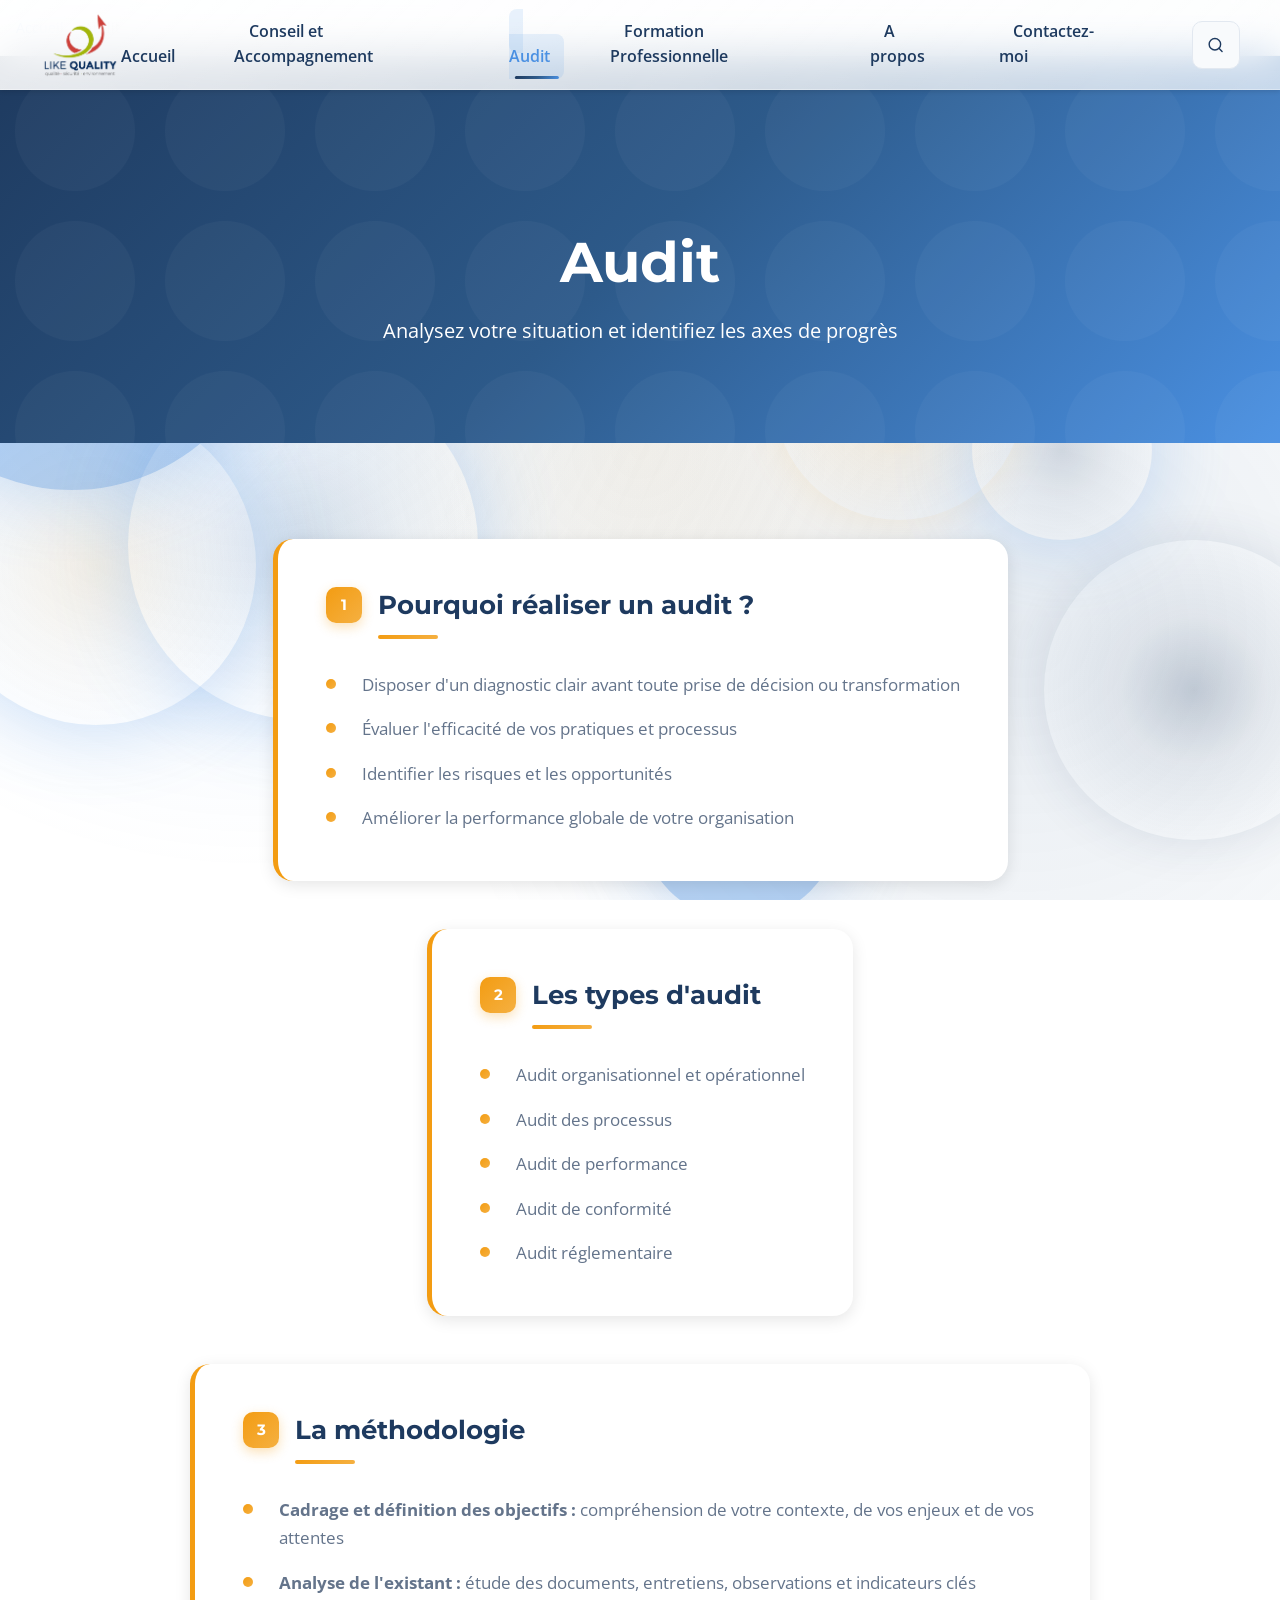
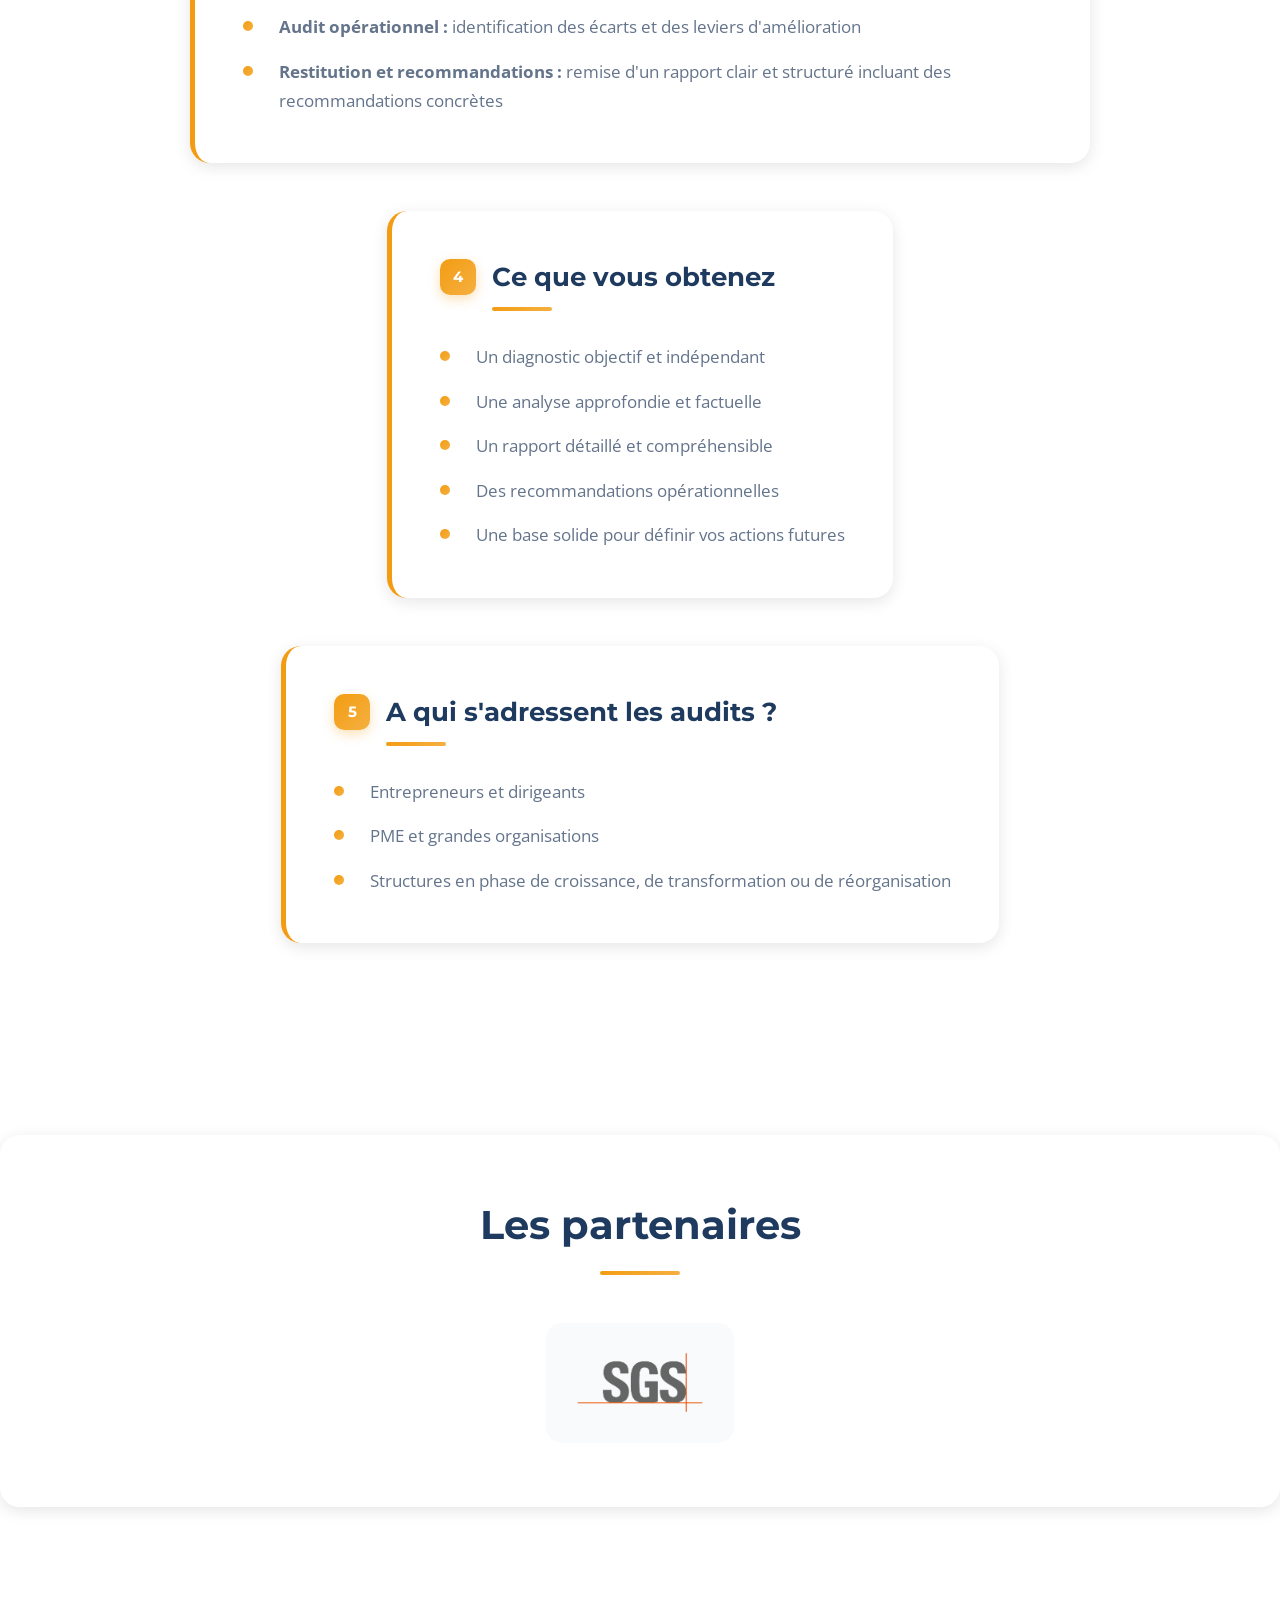
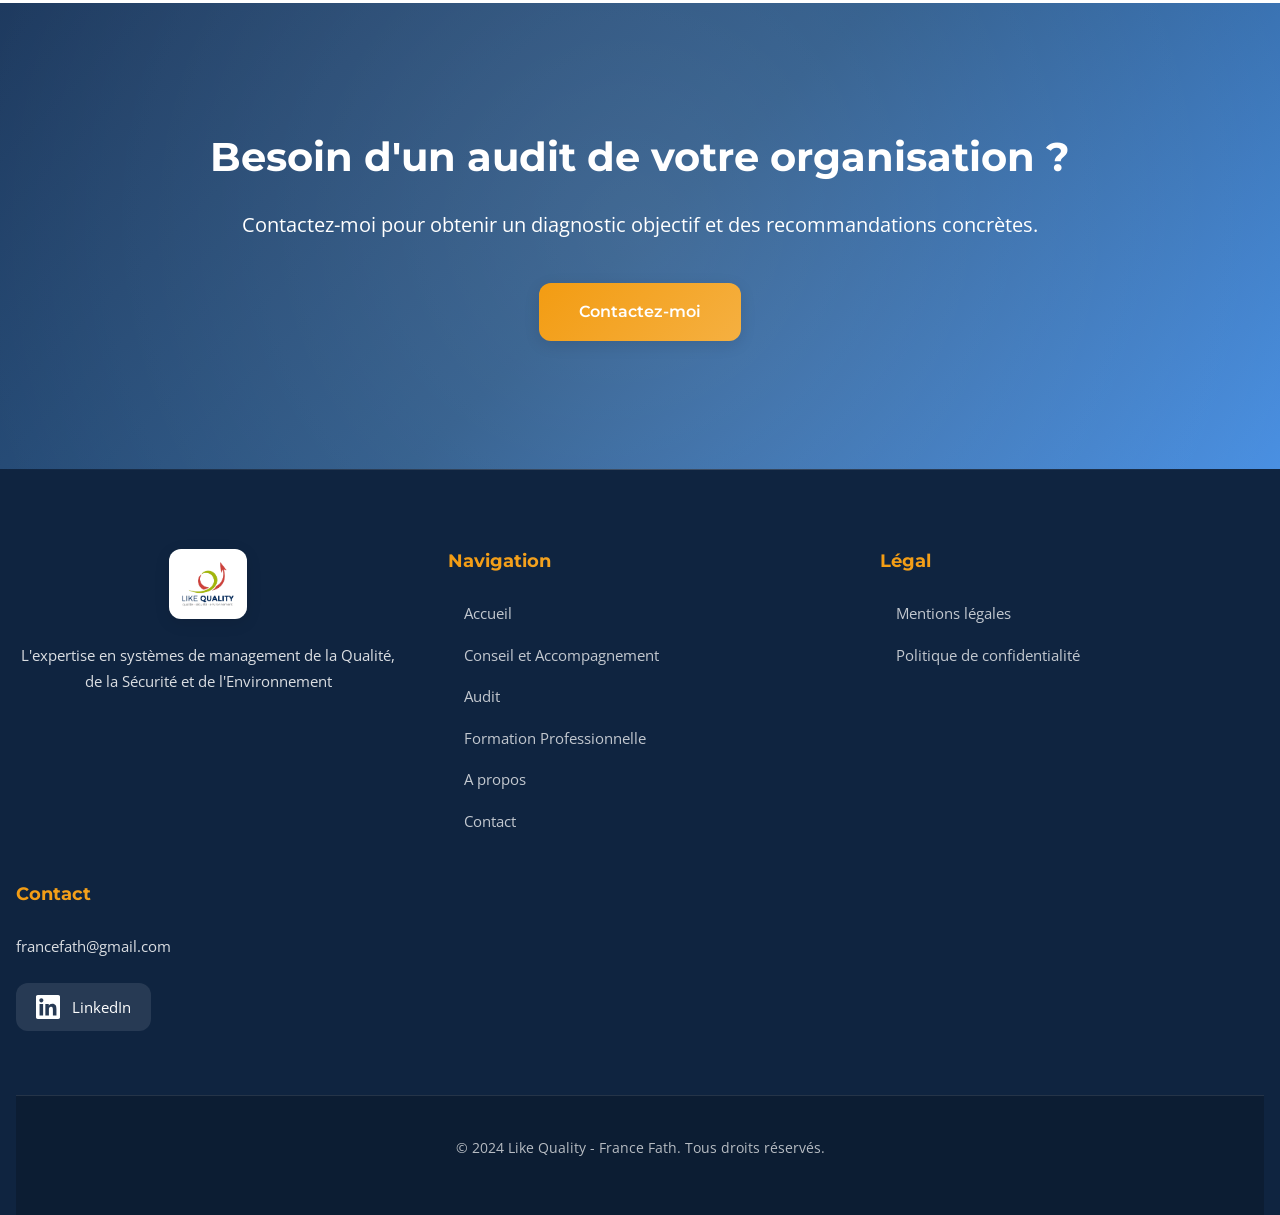
<file: audit.html>
<!DOCTYPE html>
<html lang="fr">
<head>
    <!-- Google tag (gtag.js) -->
    <script async src="https://www.googletagmanager.com/gtag/js?id=G-JWVWS05RTF"></script>
    <script>
        window.dataLayer = window.dataLayer || [];
        function gtag(){dataLayer.push(arguments);}
        gtag('js', new Date());

        gtag('config', 'G-JWVWS05RTF');
    </script>
    <link rel="icon" type="image/png" href="/favicon-96x96.png" sizes="96x96" />
    <link rel="icon" type="image/svg+xml" href="/favicon.svg" />
    <link rel="shortcut icon" href="/favicon.ico" />
    <link rel="apple-touch-icon" sizes="180x180" href="/apple-touch-icon.png" />
    <link rel="manifest" href="/site.webmanifest" />
    <meta charset="UTF-8">
    <meta name="viewport" content="width=device-width, initial-scale=1.0">
    <link rel="canonical" href="https://francefath.com/audit.html">
    <meta name="description" content="Like Quality - Services d'Audit en systèmes de management QSE. Analysez votre situation et identifiez les leviers de progrès.">
    <meta name="keywords" content="Audit, QSE, Qualité, Sécurité, Environnement, Diagnostic, Conformité">
    <meta name="author" content="France Fath - Like Quality">
    <meta name="robots" content="index, follow">
    <meta property="og:title" content="Audit - Like Quality">
    <meta property="og:description" content="Analysez votre situation et identifiez les leviers de progrès avec nos services d'audit">
    <meta property="og:type" content="website">
    <meta property="og:url" content="https://francefath.com/audit.html">
    <meta property="og:image" content="https://francefath.com/images/logo_like_quality.jpg">
    <meta property="og:locale" content="fr_FR">
    <meta name="twitter:card" content="summary_large_image">
    <meta name="twitter:title" content="Audit - Like Quality">
    <meta name="twitter:description" content="Analysez votre situation et identifiez les leviers de progrès avec nos services d'audit">
    <meta name="twitter:image" content="https://francefath.com/images/logo_like_quality.jpg">
    <meta name="twitter:image:alt" content="Logo Like Quality - Expertise QSE">
    <title>Audit - Like Quality</title>
    <link rel="stylesheet" href="css/styles.css">
    <link rel="preconnect" href="https://fonts.googleapis.com">
    <link rel="preconnect" href="https://fonts.gstatic.com" crossorigin>
    <link href="https://fonts.googleapis.com/css2?family=Montserrat:wght@300;400;500;600;700;800&family=Open+Sans:wght@300;400;500;600;700&display=swap" rel="stylesheet">
    <script type="application/ld+json">
    {
        "@context": "https://schema.org",
        "@graph": [
            {
                "@type": "Organization",
                "name": "Like Quality",
                "url": "https://francefath.com",
                "logo": "https://francefath.com/images/logo_like_quality.jpg",
                "description": "L'expertise en systèmes de management de la Qualité, de la Sécurité et de l'Environnement. Conseil, audit et formation professionnelle.",
                "founder": {
                    "@type": "Person",
                    "name": "France Fath"
                }
            },
            {
                "@type": "WebPage",
                "@id": "https://francefath.com/audit.html",
                "url": "https://francefath.com/audit.html",
                "name": "Audit QSE - Like Quality",
                "description": "Analysez votre situation et identifiez les leviers de progrès avec nos services d'audit QSE en France.",
                "isPartOf": {
                    "@id": "https://francefath.com/"
                },
                "primaryImageOfPage": {
                    "@id": "https://francefath.com/images/logo_like_quality.jpg"
                },
                "breadcrumb": {
                    "@id": "https://francefath.com/audit.html#breadcrumb"
                },
                "inLanguage": "fr-FR"
            },
            {
                "@type": "Service",
                "name": "Audit QSE",
                "description": "Analysez votre situation et identifiez les leviers de progrès avec nos services d'audit",
                "provider": {
                    "@type": "Organization",
                    "name": "Like Quality",
                    "url": "https://francefath.com"
                },
                "areaServed": "France",
                "serviceType": "Audit en systèmes de management QSE",
                "url": "https://francefath.com/audit.html"
            },
            {
                "@type": "BreadcrumbList",
                "@id": "https://francefath.com/audit.html#breadcrumb",
                "itemListElement": [
                    {
                        "@type": "ListItem",
                        "position": 1,
                        "name": "Accueil",
                        "item": "https://francefath.com/"
                    },
                    {
                        "@type": "ListItem",
                        "position": 2,
                        "name": "Audit",
                        "item": "https://francefath.com/audit.html"
                    }
                ]
            },
            {
                "@type": "FAQPage",
                "mainEntity": [
                    {
                        "@type": "Question",
                        "name": "Quels types d'audit proposez-vous ?",
                        "acceptedAnswer": {
                            "@type": "Answer",
                            "text": "Nous proposons l'audit organisationnel et opérationnel, l'audit des processus, l'audit de performance et l'audit de conformité."
                        }
                    },
                    {
                        "@type": "Question",
                        "name": "Quelle est votre méthodologie d'audit ?",
                        "acceptedAnswer": {
                            "@type": "Answer",
                            "text": "Notre méthodologie comprend le cadrage et la définition des objectifs, l'analyse de l'existant, l'évaluation et le diagnostic, ainsi que la restitution et les recommandations."
                        }
                    },
                    {
                        "@type": "Question",
                        "name": "À qui s'adressent vos audits ?",
                        "acceptedAnswer": {
                            "@type": "Answer",
                            "text": "Nos audits s'adressent aux entrepreneurs et dirigeants, aux PME et grandes organisations, ainsi qu'aux structures en phase de croissance, de transformation ou de réorganisation."
                        }
                    },
                    {
                        "@type": "Question",
                        "name": "Pourquoi réaliser un audit QSE ?",
                        "acceptedAnswer": {
                            "@type": "Answer",
                            "text": "Un audit permet d'évaluer l'efficacité de vos pratiques et processus, d'identifier les risques et opportunités, d'améliorer la performance globale et de disposer d'un diagnostic clair avant toute prise de décision."
                        }
                    }
                ]
            }
        ]
    }
    </script>
</head>
<body>
    <!-- Animation de fond subtile -->
    <div class="bg-animation" aria-hidden="true">
        <div class="bg-particle"></div>
        <div class="bg-particle"></div>
        <div class="bg-particle"></div>
        <div class="bg-particle"></div>
        <div class="bg-particle"></div>
        <div class="bg-particle"></div>
        <div class="bg-particle"></div>
        <div class="bg-particle"></div>
    </div>
    <a href="#main-content" class="skip-to-content">Aller au contenu principal</a>
    <!-- Header -->
    <header class="header">
        <nav class="nav container">
            <a href="index.html" class="logo">
                <img src="images/logo_like_quality.jpg" alt="Like Quality Logo">
            </a>
            <button class="mobile-menu-btn" aria-label="Menu">
                <span></span>
                <span></span>
                <span></span>
            </button>
            <ul class="nav-menu">
                <li><a href="index.html" class="nav-link">Accueil</a></li>
                <li><a href="conseil-accompagnement.html" class="nav-link">Conseil et Accompagnement</a></li>
                <li><a href="audit.html" class="nav-link active" aria-current="page">Audit</a></li>
                <li><a href="formation-professionnelle.html" class="nav-link">Formation Professionnelle</a></li>
                <li><a href="a-propos.html" class="nav-link">A propos</a></li>
                <li><a href="contact.html" class="nav-link">Contactez-moi</a></li>
                <li>
                    <button class="search-btn" aria-label="Rechercher">
                        <svg xmlns="http://www.w3.org/2000/svg" width="20" height="20" viewBox="0 0 24 24" fill="none" stroke="currentColor" stroke-width="2" stroke-linecap="round" stroke-linejoin="round">
                            <circle cx="11" cy="11" r="8"></circle>
                            <path d="m21 21-4.35-4.35"></path>
                        </svg>
                    </button>
                </li>
            </ul>
        </nav>
        <div class="search-modal">
            <div class="search-modal-content">
                <input type="text" placeholder="Rechercher..." class="search-input">
                <button class="search-close" aria-label="Fermer">
                    <svg xmlns="http://www.w3.org/2000/svg" width="24" height="24" viewBox="0 0 24 24" fill="none" stroke="currentColor" stroke-width="2" stroke-linecap="round" stroke-linejoin="round">
                        <path d="M18 6 6 18"></path>
                        <path d="m6 6 12 12"></path>
                    </svg>
                </button>
            </div>
        </div>
    </header>

    <main id="main-content">
        <!-- Breadcrumbs -->
        <nav class="breadcrumbs">
            <div class="container breadcrumbs-container">
                <a href="index.html">Accueil</a>
                <span class="separator">›</span>
                <span>Audit</span>
            </div>
        </nav>

        <!-- Page Header -->
        <section class="page-header">
            <div class="container">
                <h1>Audit</h1>
                <p>Analysez votre situation et identifiez les axes de progrès</p>
            </div>
        </section>

        <!-- Content Section 1 -->
        <section class="content-section">
            <div class="container">
                <div class="content-block fade-in">
                    <h3>Pourquoi réaliser un audit ?</h3>
                    <ul>
                        <li>Disposer d'un diagnostic clair avant toute prise de décision ou transformation</li>
                        <li>Évaluer l'efficacité de vos pratiques et processus</li>
                        <li>Identifier les risques et les opportunités</li>
                        <li>Améliorer la performance globale de votre organisation</li>
                    </ul>
                </div>

                <div class="content-block fade-in">
                    <h3>Les types d'audit</h3>
                    <ul>
                        <li>Audit organisationnel et opérationnel</li>
                        <li>Audit des processus</li>
                        <li>Audit de performance</li>
                        <li>Audit de conformité</li>
                        <li>Audit réglementaire</li>
                    </ul>
                </div>

                <div class="content-block fade-in">
                    <h3>La méthodologie</h3>
                    <ul>
                        <li><strong>Cadrage et définition des objectifs :</strong> compréhension de votre contexte, de vos enjeux et de vos attentes</li>
                        <li><strong>Analyse de l'existant :</strong> étude des documents, entretiens, observations et indicateurs clés</li>
                        <li><strong>Audit opérationnel :</strong> identification des écarts et des leviers d'amélioration</li>
                        <li><strong>Restitution et recommandations :</strong> remise d'un rapport clair et structuré incluant des recommandations concrètes</li>
                    </ul>
                </div>

                <div class="content-block fade-in">
                    <h3>Ce que vous obtenez</h3>
                    <ul>
                        <li>Un diagnostic objectif et indépendant</li>
                        <li>Une analyse approfondie et factuelle</li>
                        <li>Un rapport détaillé et compréhensible</li>
                        <li>Des recommandations opérationnelles</li>
                        <li>Une base solide pour définir vos actions futures</li>
                    </ul>
                </div>

                <div class="content-block fade-in">
                    <h3>A qui s'adressent les audits ?</h3>
                    <ul>
                        <li>Entrepreneurs et dirigeants</li>
                        <li>PME et grandes organisations</li>
                        <li>Structures en phase de croissance, de transformation ou de réorganisation</li>
                    </ul>
                </div>
            </div>
        </section>

        <!-- Partners Section -->
        <section class="partners">
            <div class="container">
                <h2>Les partenaires</h2>
                <div class="partners-grid">
                    <a href="https://www.sgs.com/fr-fr/notre-entreprise/a-propos-de-sgs" target="_blank" rel="noopener noreferrer">
                        <img src="images/logo_sgs.png" alt="SGS" class="partner-logo">
                    </a>
                </div>
            </div>
        </section>

        <!-- CTA Section -->
        <section class="cta-section">
            <div class="container">
                <h2 class="fade-in">Besoin d'un audit de votre organisation ?</h2>
                <p class="fade-in">Contactez-moi pour obtenir un diagnostic objectif et des recommandations concrètes.</p>
                <a href="contact.html" class="btn btn-primary fade-in">Contactez-moi</a>
            </div>
        </section>
    </main>

    <!-- Footer -->
    <footer class="footer">
        <div class="container">
            <div class="footer-content">
                <div class="footer-brand">
                    <img src="images/logo_like_quality.jpg" alt="Like Quality Logo" class="footer-logo">
                    <p>L'expertise en systèmes de management de la Qualité, de la Sécurité et de l'Environnement</p>
                </div>
                <div class="footer-links">
                    <h3>Navigation</h3>
                    <ul>
                        <li><a href="index.html">Accueil</a></li>
                        <li><a href="conseil-accompagnement.html">Conseil et Accompagnement</a></li>
                        <li><a href="audit.html">Audit</a></li>
                        <li><a href="formation-professionnelle.html">Formation Professionnelle</a></li>
                        <li><a href="a-propos.html">A propos</a></li>
                        <li><a href="contact.html">Contact</a></li>
                    </ul>
                </div>
                <div class="footer-legal">
                    <h3>Légal</h3>
                    <ul>
                        <li><a href="mentions-legales.html">Mentions légales</a></li>
                        <li><a href="politique-confidentialite.html">Politique de confidentialité</a></li>
                    </ul>
                </div>
                <div class="footer-contact">
                    <h3>Contact</h3>
                    <p>francefath@gmail.com</p>
                    <a href="https://www.linkedin.com/in/france-fath-42687960/" target="_blank" rel="noopener noreferrer" class="social-link">
                        <svg xmlns="http://www.w3.org/2000/svg" width="24" height="24" viewBox="0 0 24 24" fill="currentColor">
                            <path d="M20.447 20.452h-3.554v-5.569c0-1.328-.027-3.037-1.852-3.037-1.853 0-2.136 1.445-2.136 2.939v5.667H9.351V9h3.414v1.561h.046c.477-.9 1.637-1.85 3.37-1.85 3.601 0 4.267 2.37 4.267 5.455v6.286zM5.337 7.433c-1.144 0-2.063-.926-2.063-2.065 0-1.138.92-2.063 2.063-2.063 1.14 0 2.064.925 2.064 2.063 0 1.139-.925 2.065-2.064 2.065zm1.782 13.019H3.555V9h3.564v11.452zM22.225 0H1.771C.792 0 0 .774 0 1.729v20.542C0 23.227.792 24 1.771 24h20.451C23.2 24 24 23.227 24 22.271V1.729C24 .774 23.2 0 22.222 0h.003z"/>
                        </svg>
                        LinkedIn
                    </a>
                </div>
            </div>
            <div class="footer-bottom">
                <p>&copy; 2024 Like Quality - France Fath. Tous droits réservés.</p>
            </div>
        </div>
    </footer>

    <script src="js/main.js"></script>
</body>
</html>
</file>
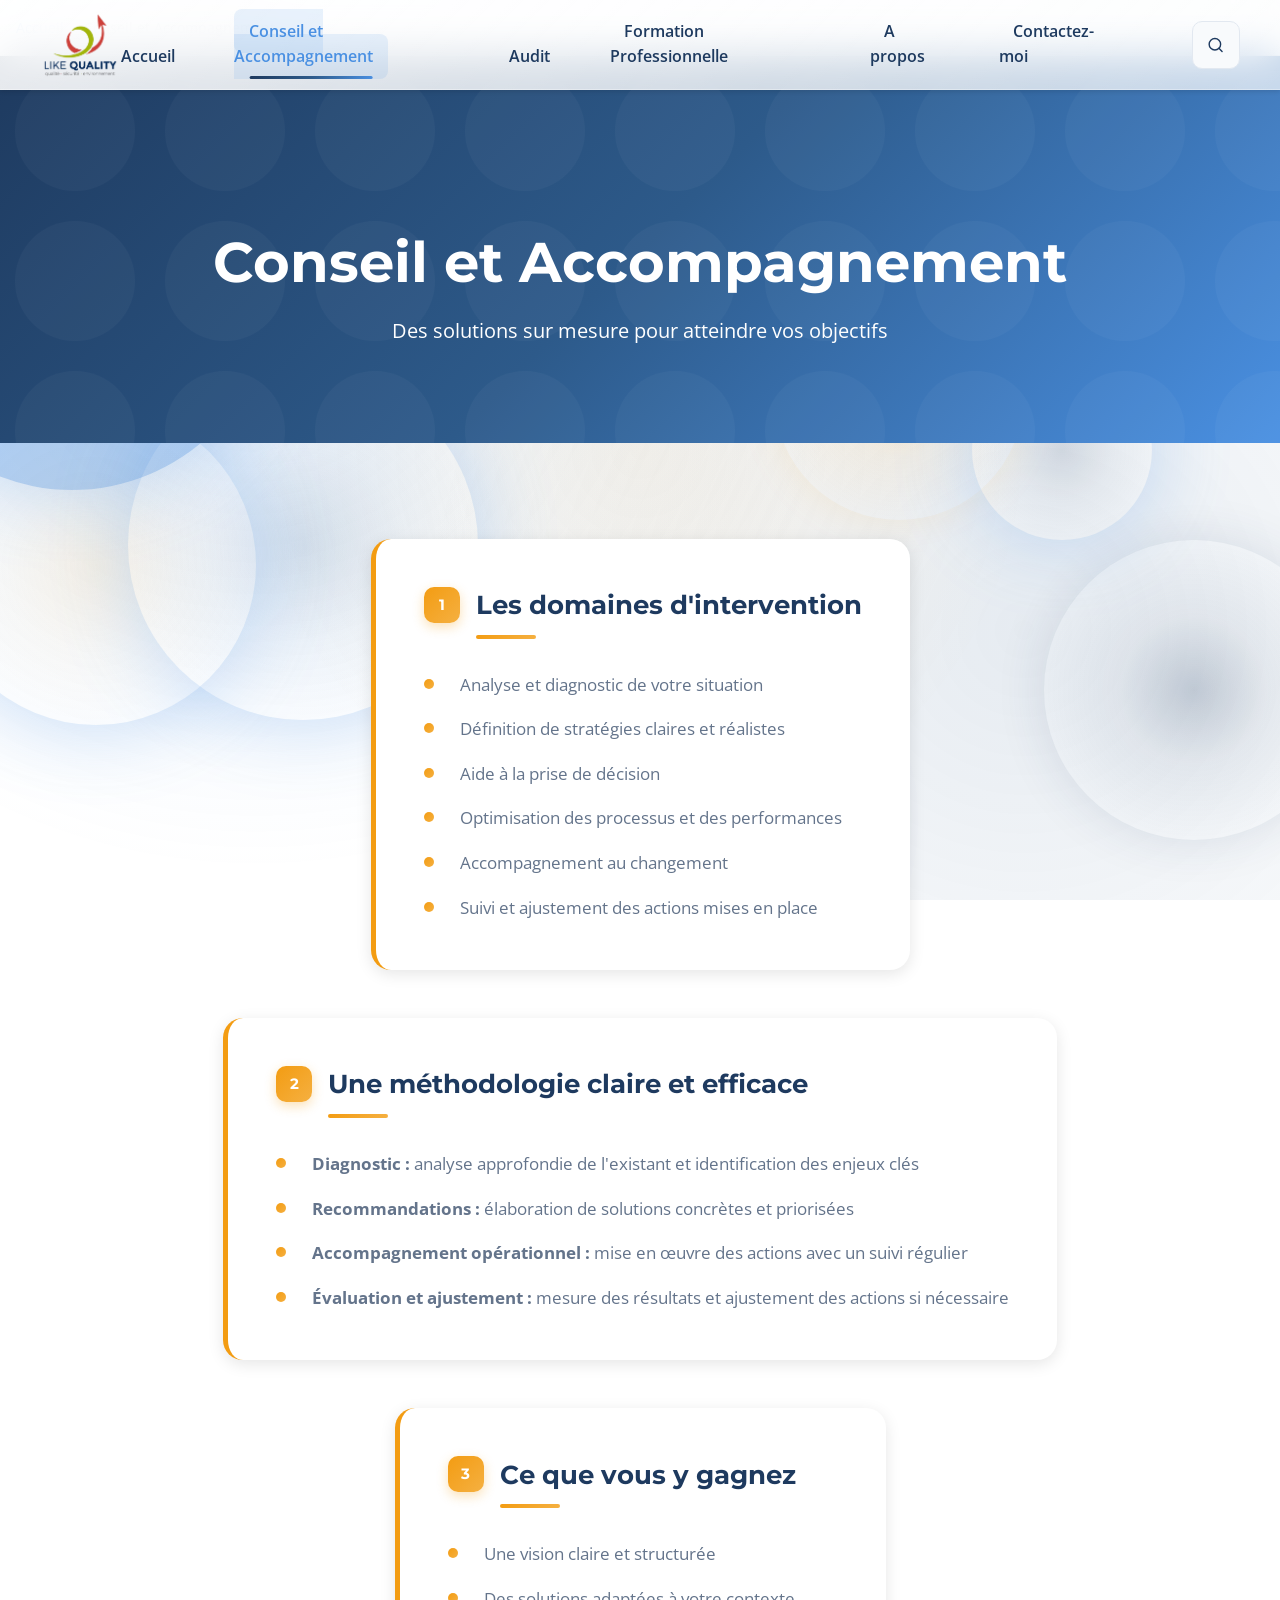
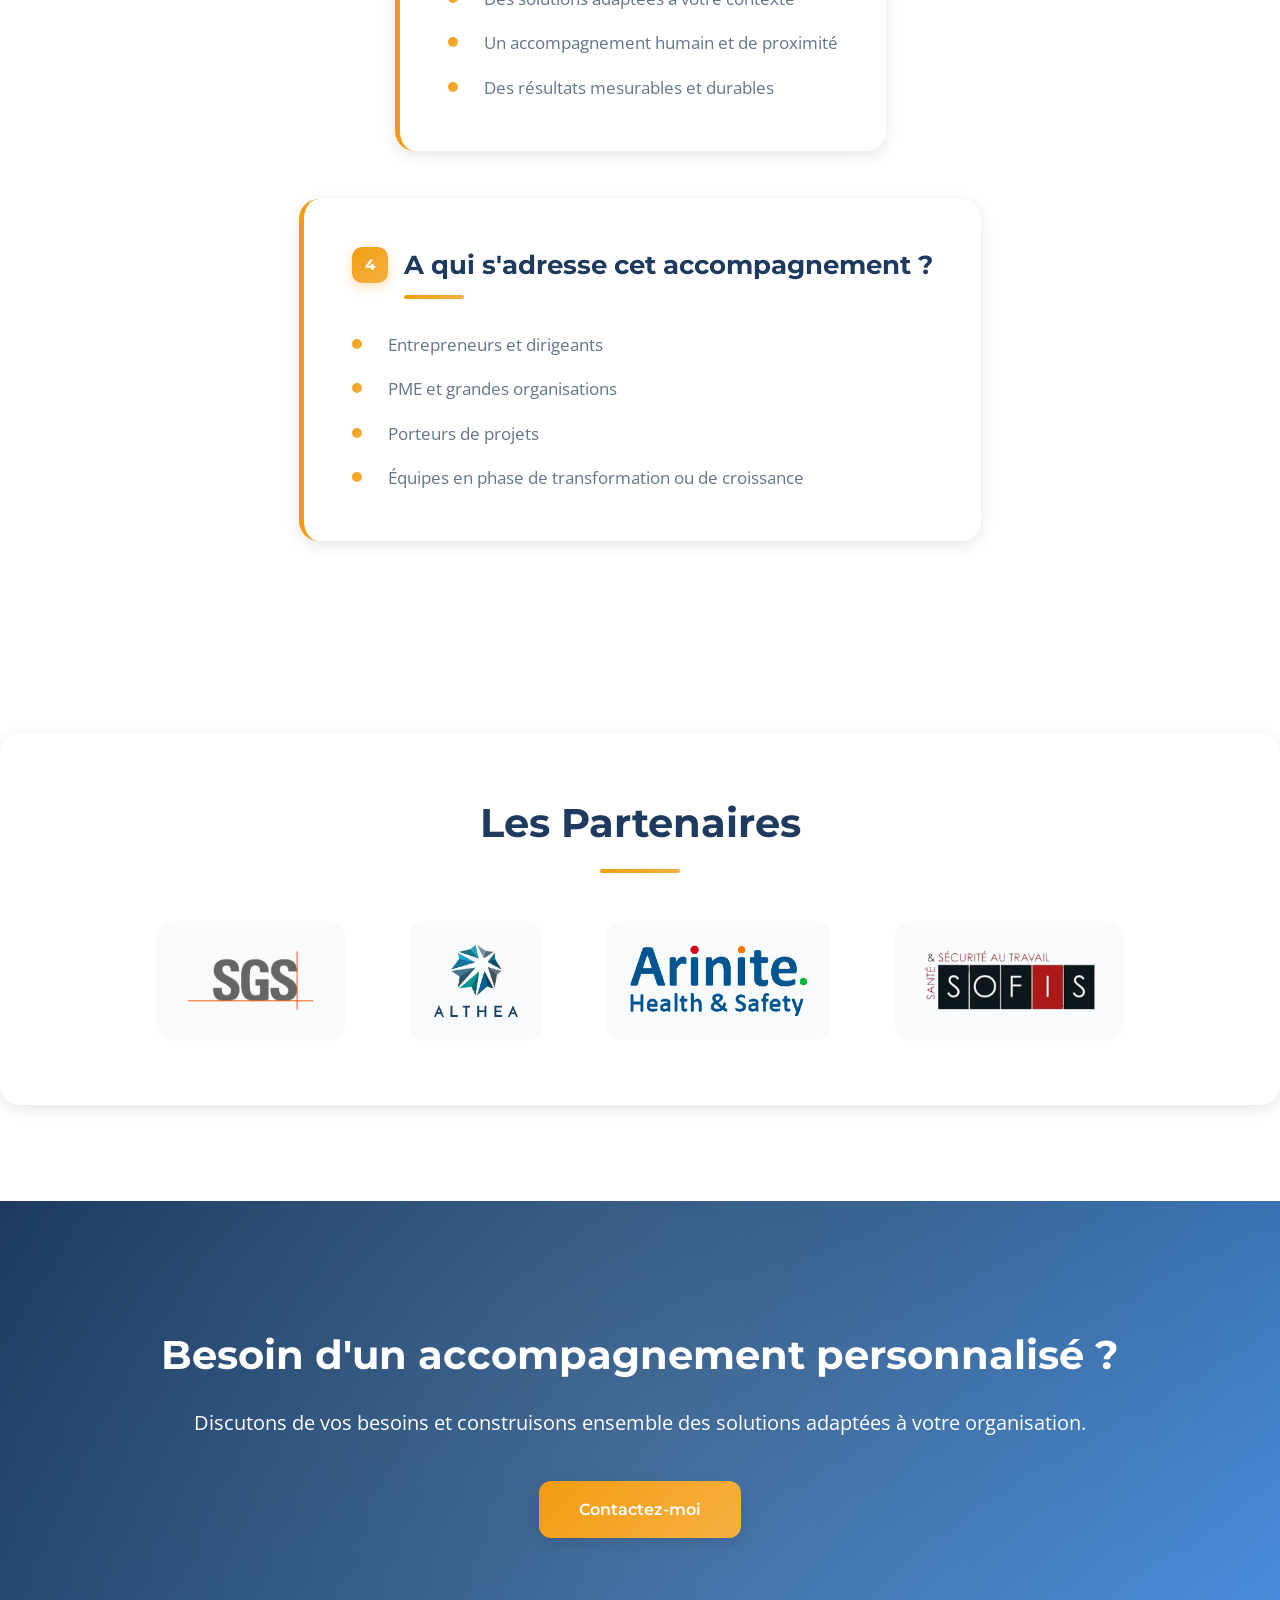
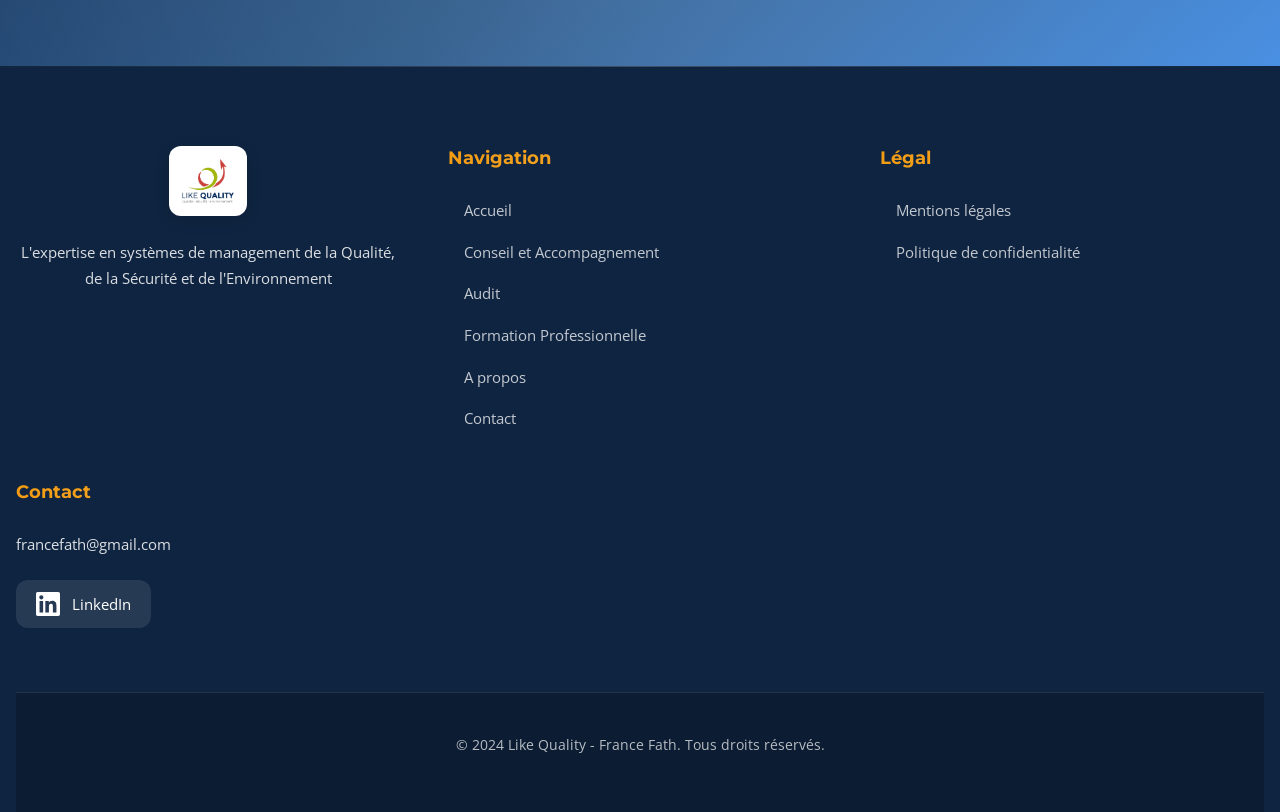
<file: conseil-accompagnement.html>
<!DOCTYPE html>
<html lang="fr">
<head>
    <!-- Google tag (gtag.js) -->
    <script async src="https://www.googletagmanager.com/gtag/js?id=G-JWVWS05RTF"></script>
    <script>
        window.dataLayer = window.dataLayer || [];
        function gtag(){dataLayer.push(arguments);}
        gtag('js', new Date());

        gtag('config', 'G-JWVWS05RTF');
    </script>
    <link rel="icon" type="image/png" href="/favicon-96x96.png" sizes="96x96" />
    <link rel="icon" type="image/svg+xml" href="/favicon.svg" />
    <link rel="shortcut icon" href="/favicon.ico" />
    <link rel="apple-touch-icon" sizes="180x180" href="/apple-touch-icon.png" />
    <link rel="manifest" href="/site.webmanifest" />
    <meta charset="UTF-8">
    <meta name="viewport" content="width=device-width, initial-scale=1.0">
    <link rel="canonical" href="https://francefath.com/conseil-accompagnement.html">
    <meta name="description" content="Like Quality - Services de Conseil et Accompagnement en systèmes de management QSE. Solutions sur mesure pour atteindre vos objectifs.">
    <meta name="keywords" content="Conseil, Accompagnement, QSE, Qualité, Sécurité, Environnement, Management">
    <meta name="author" content="France Fath - Like Quality">
    <meta name="robots" content="index, follow">
    <meta property="og:title" content="Conseil et Accompagnement - Like Quality">
    <meta property="og:description" content="Des solutions sur mesure pour atteindre vos objectifs en matière de qualité, sécurité et environnement">
    <meta property="og:type" content="website">
    <meta property="og:url" content="https://francefath.com/conseil-accompagnement.html">
    <meta property="og:image" content="https://francefath.com/images/logo_like_quality.jpg">
    <meta property="og:locale" content="fr_FR">
    <meta name="twitter:card" content="summary_large_image">
    <meta name="twitter:title" content="Conseil et Accompagnement - Like Quality">
    <meta name="twitter:description" content="Des solutions sur mesure pour atteindre vos objectifs en matière de qualité, sécurité et environnement">
    <meta name="twitter:image" content="https://francefath.com/images/logo_like_quality.jpg">
    <meta name="twitter:image:alt" content="Logo Like Quality - Expertise QSE">
    <title>Conseil et Accompagnement - Like Quality</title>
    <link rel="stylesheet" href="css/styles.css">
    <link rel="preconnect" href="https://fonts.googleapis.com">
    <link rel="preconnect" href="https://fonts.gstatic.com" crossorigin>
    <link href="https://fonts.googleapis.com/css2?family=Montserrat:wght@300;400;500;600;700;800&family=Open+Sans:wght@300;400;500;600;700&display=swap" rel="stylesheet">
    <script type="application/ld+json">
    {
        "@context": "https://schema.org",
        "@graph": [
            {
                "@type": "Organization",
                "name": "Like Quality",
                "url": "https://francefath.com",
                "logo": "https://francefath.com/images/logo_like_quality.jpg",
                "description": "L'expertise en systèmes de management de la Qualité, de la Sécurité et de l'Environnement. Conseil, audit et formation professionnelle.",
                "founder": {
                    "@type": "Person",
                    "name": "France Fath"
                }
            },
            {
                "@type": "WebPage",
                "@id": "https://francefath.com/conseil-accompagnement.html",
                "url": "https://francefath.com/conseil-accompagnement.html",
                "name": "Conseil et Accompagnement QSE - Like Quality",
                "description": "Des solutions sur mesure pour atteindre vos objectifs en matière de qualité, sécurité et environnement.",
                "isPartOf": {
                    "@id": "https://francefath.com/"
                },
                "primaryImageOfPage": {
                    "@id": "https://francefath.com/images/logo_like_quality.jpg"
                },
                "breadcrumb": {
                    "@id": "https://francefath.com/conseil-accompagnement.html#breadcrumb"
                },
                "inLanguage": "fr-FR"
            },
            {
                "@type": "Service",
                "name": "Conseil et Accompagnement QSE",
                "description": "Des solutions sur mesure pour atteindre vos objectifs en matière de qualité, sécurité et environnement",
                "provider": {
                    "@type": "Organization",
                    "name": "Like Quality",
                    "url": "https://francefath.com"
                },
                "areaServed": "France",
                "serviceType": "Conseil et accompagnement en systèmes de management QSE",
                "url": "https://francefath.com/conseil-accompagnement.html"
            },
            {
                "@type": "BreadcrumbList",
                "@id": "https://francefath.com/conseil-accompagnement.html#breadcrumb",
                "itemListElement": [
                    {
                        "@type": "ListItem",
                        "position": 1,
                        "name": "Accueil",
                        "item": "https://francefath.com/"
                    },
                    {
                        "@type": "ListItem",
                        "position": 2,
                        "name": "Conseil et Accompagnement",
                        "item": "https://francefath.com/conseil-accompagnement.html"
                    }
                ]
            },
            {
                "@type": "FAQPage",
                "mainEntity": [
                    {
                        "@type": "Question",
                        "name": "Dans quels domaines intervenez-vous en conseil QSE ?",
                        "acceptedAnswer": {
                            "@type": "Answer",
                            "text": "Nous intervenons dans l'analyse et le diagnostic de votre situation, la définition de stratégies claires et réalistes, l'aide à la prise de décision, l'optimisation des processus et des performances, l'accompagnement au changement et le suivi des actions mises en place."
                        }
                    },
                    {
                        "@type": "Question",
                        "name": "Quelle est votre méthodologie de conseil ?",
                        "acceptedAnswer": {
                            "@type": "Answer",
                            "text": "Notre méthodologie comprend un diagnostic approfondi de l'existant et des enjeux clés, l'élaboration de solutions concrètes et priorisées, l'accompagnement opérationnel avec un suivi régulier, ainsi que l'évaluation des résultats et l'ajustement des actions si nécessaire."
                        }
                    },
                    {
                        "@type": "Question",
                        "name": "À qui s'adresse l'accompagnement ?",
                        "acceptedAnswer": {
                            "@type": "Answer",
                            "text": "Notre accompagnement s'adresse aux entrepreneurs et dirigeants, aux PME et grandes organisations, aux porteurs de projets et aux équipes en phase de transformation ou de croissance."
                        }
                    },
                    {
                        "@type": "Question",
                        "name": "Quels bénéfices apporte le conseil QSE ?",
                        "acceptedAnswer": {
                            "@type": "Answer",
                            "text": "Une vision claire et structurée de votre organisation, des solutions adaptées à votre contexte, un accompagnement humain et de proximité, ainsi que des résultats mesurables et durables."
                        }
                    }
                ]
            }
        ]
    }
    </script>
</head>
<body>
    <!-- Animation de fond subtile -->
    <div class="bg-animation" aria-hidden="true">
        <div class="bg-particle"></div>
        <div class="bg-particle"></div>
        <div class="bg-particle"></div>
        <div class="bg-particle"></div>
        <div class="bg-particle"></div>
        <div class="bg-particle"></div>
        <div class="bg-particle"></div>
        <div class="bg-particle"></div>
    </div>
    <a href="#main-content" class="skip-to-content">Aller au contenu principal</a>
    <!-- Header -->
    <header class="header">
        <nav class="nav container">
            <a href="index.html" class="logo">
                <img src="images/logo_like_quality.jpg" alt="Like Quality Logo">
            </a>
            <button class="mobile-menu-btn" aria-label="Menu">
                <span></span>
                <span></span>
                <span></span>
            </button>
            <ul class="nav-menu">
                <li><a href="index.html" class="nav-link">Accueil</a></li>
                <li><a href="conseil-accompagnement.html" class="nav-link active" aria-current="page">Conseil et Accompagnement</a></li>
                <li><a href="audit.html" class="nav-link">Audit</a></li>
                <li><a href="formation-professionnelle.html" class="nav-link">Formation Professionnelle</a></li>
                <li><a href="a-propos.html" class="nav-link">A propos</a></li>
                <li><a href="contact.html" class="nav-link">Contactez-moi</a></li>
                <li>
                    <button class="search-btn" aria-label="Rechercher">
                        <svg xmlns="http://www.w3.org/2000/svg" width="20" height="20" viewBox="0 0 24 24" fill="none" stroke="currentColor" stroke-width="2" stroke-linecap="round" stroke-linejoin="round">
                            <circle cx="11" cy="11" r="8"></circle>
                            <path d="m21 21-4.35-4.35"></path>
                        </svg>
                    </button>
                </li>
            </ul>
        </nav>
        <div class="search-modal">
            <div class="search-modal-content">
                <input type="text" placeholder="Rechercher..." class="search-input">
                <button class="search-close" aria-label="Fermer">
                    <svg xmlns="http://www.w3.org/2000/svg" width="24" height="24" viewBox="0 0 24 24" fill="none" stroke="currentColor" stroke-width="2" stroke-linecap="round" stroke-linejoin="round">
                        <path d="M18 6 6 18"></path>
                        <path d="m6 6 12 12"></path>
                    </svg>
                </button>
            </div>
        </div>
    </header>

    <main id="main-content">
        <!-- Breadcrumbs -->
        <nav class="breadcrumbs">
            <div class="container breadcrumbs-container">
                <a href="index.html">Accueil</a>
                <span class="separator">›</span>
                <span>Conseil et Accompagnement</span>
            </div>
        </nav>

        <!-- Page Header -->
        <section class="page-header">
            <div class="container">
                <h1>Conseil et Accompagnement</h1>
                <p>Des solutions sur mesure pour atteindre vos objectifs</p>
            </div>
        </section>

        <!-- Content Section 1 -->
        <section class="content-section">
            <div class="container">
                <div class="content-block fade-in">
                    <h3>Les domaines d'intervention</h3>
                    <ul>
                        <li>Analyse et diagnostic de votre situation</li>
                        <li>Définition de stratégies claires et réalistes</li>
                        <li>Aide à la prise de décision</li>
                        <li>Optimisation des processus et des performances</li>
                        <li>Accompagnement au changement</li>
                        <li>Suivi et ajustement des actions mises en place</li>
                    </ul>
                </div>

                <div class="content-block fade-in">
                    <h3>Une méthodologie claire et efficace</h3>
                    <ul>
                        <li><strong>Diagnostic :</strong> analyse approfondie de l'existant et identification des enjeux clés</li>
                        <li><strong>Recommandations :</strong> élaboration de solutions concrètes et priorisées</li>
                        <li><strong>Accompagnement opérationnel :</strong> mise en œuvre des actions avec un suivi régulier</li>
                        <li><strong>Évaluation et ajustement :</strong> mesure des résultats et ajustement des actions si nécessaire</li>
                    </ul>
                </div>

                <div class="content-block fade-in">
                    <h3>Ce que vous y gagnez</h3>
                    <ul>
                        <li>Une vision claire et structurée</li>
                        <li>Des solutions adaptées à votre contexte</li>
                        <li>Un accompagnement humain et de proximité</li>
                        <li>Des résultats mesurables et durables</li>
                    </ul>
                </div>

                <div class="content-block fade-in">
                    <h3>A qui s'adresse cet accompagnement ?</h3>
                    <ul>
                        <li>Entrepreneurs et dirigeants</li>
                        <li>PME et grandes organisations</li>
                        <li>Porteurs de projets</li>
                        <li>Équipes en phase de transformation ou de croissance</li>
                    </ul>
                </div>
            </div>
        </section>

        <!-- Partners Section -->
        <section class="partners">
            <div class="container">
                <h2>Les Partenaires</h2>
                <div class="partners-grid">
                    <img src="images/logo_sgs.png" alt="SGS" class="partner-logo">
                    <img src="images/logo_althea.png" alt="Althea" class="partner-logo">
                    <img src="images/logo_arinite.webp" alt="Arinite" class="partner-logo">
                    <img src="images/logo_sofis.jpg" alt="Sofis" class="partner-logo">
                </div>
            </div>
        </section>

        <!-- CTA Section -->
        <section class="cta-section">
            <div class="container">
                <h2 class="fade-in">Besoin d'un accompagnement personnalisé ?</h2>
                <p class="fade-in">Discutons de vos besoins et construisons ensemble des solutions adaptées à votre organisation.</p>
                <a href="contact.html" class="btn btn-primary fade-in">Contactez-moi</a>
            </div>
        </section>
    </main>

    <!-- Footer -->
    <footer class="footer">
        <div class="container">
            <div class="footer-content">
                <div class="footer-brand">
                    <img src="images/logo_like_quality.jpg" alt="Like Quality Logo" class="footer-logo">
                    <p>L'expertise en systèmes de management de la Qualité, de la Sécurité et de l'Environnement</p>
                </div>
                <div class="footer-links">
                    <h3>Navigation</h3>
                    <ul>
                        <li><a href="index.html">Accueil</a></li>
                        <li><a href="conseil-accompagnement.html">Conseil et Accompagnement</a></li>
                        <li><a href="audit.html">Audit</a></li>
                        <li><a href="formation-professionnelle.html">Formation Professionnelle</a></li>
                        <li><a href="a-propos.html">A propos</a></li>
                        <li><a href="contact.html">Contact</a></li>
                    </ul>
                </div>
                <div class="footer-legal">
                    <h3>Légal</h3>
                    <ul>
                        <li><a href="mentions-legales.html">Mentions légales</a></li>
                        <li><a href="politique-confidentialite.html">Politique de confidentialité</a></li>
                    </ul>
                </div>
                <div class="footer-contact">
                    <h3>Contact</h3>
                    <p>francefath@gmail.com</p>
                    <a href="https://www.linkedin.com/in/france-fath-42687960/" target="_blank" rel="noopener noreferrer" class="social-link">
                        <svg xmlns="http://www.w3.org/2000/svg" width="24" height="24" viewBox="0 0 24 24" fill="currentColor">
                            <path d="M20.447 20.452h-3.554v-5.569c0-1.328-.027-3.037-1.852-3.037-1.853 0-2.136 1.445-2.136 2.939v5.667H9.351V9h3.414v1.561h.046c.477-.9 1.637-1.85 3.37-1.85 3.601 0 4.267 2.37 4.267 5.455v6.286zM5.337 7.433c-1.144 0-2.063-.926-2.063-2.065 0-1.138.92-2.063 2.063-2.063 1.14 0 2.064.925 2.064 2.063 0 1.139-.925 2.065-2.064 2.065zm1.782 13.019H3.555V9h3.564v11.452zM22.225 0H1.771C.792 0 0 .774 0 1.729v20.542C0 23.227.792 24 1.771 24h20.451C23.2 24 24 23.227 24 22.271V1.729C24 .774 23.2 0 22.222 0h.003z"/>
                        </svg>
                        LinkedIn
                    </a>
                </div>
            </div>
            <div class="footer-bottom">
                <p>&copy; 2024 Like Quality - France Fath. Tous droits réservés.</p>
            </div>
        </div>
    </footer>

    <script src="js/main.js"></script>
</body>
</html>
</file>
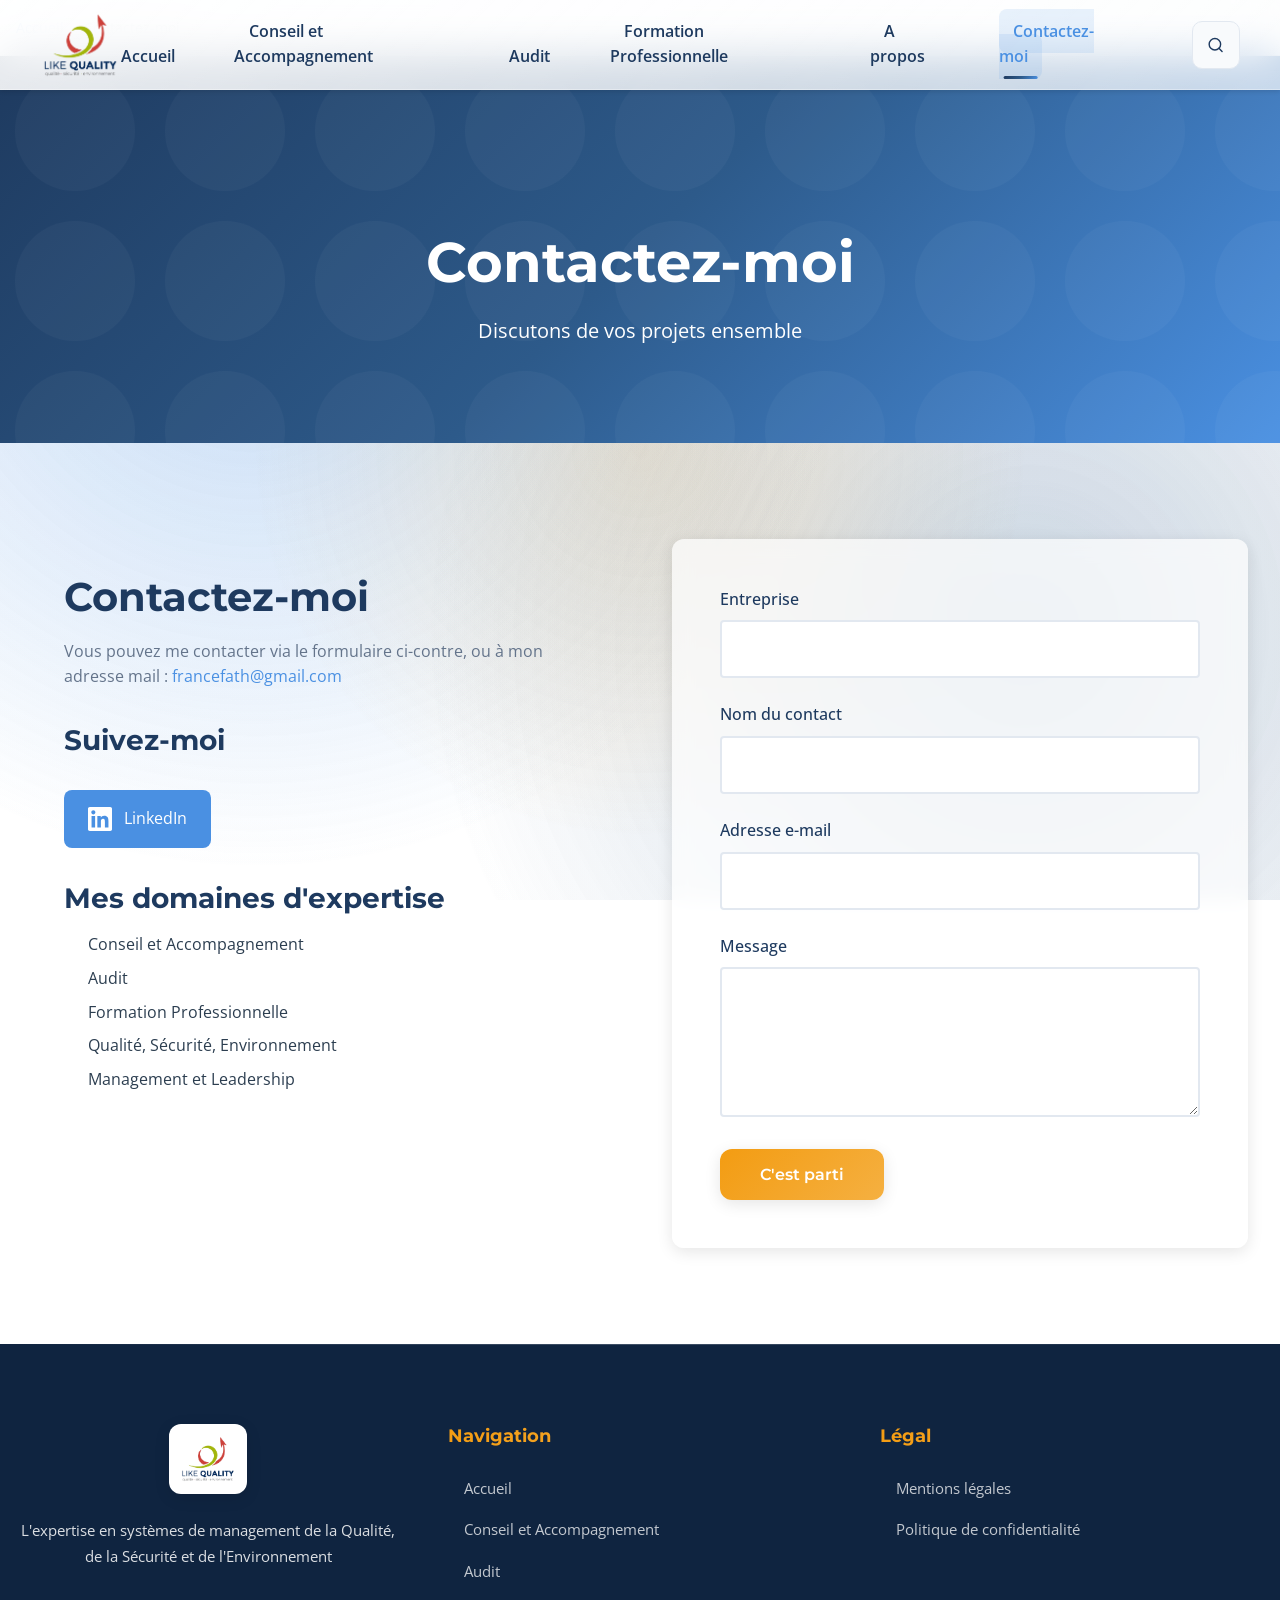
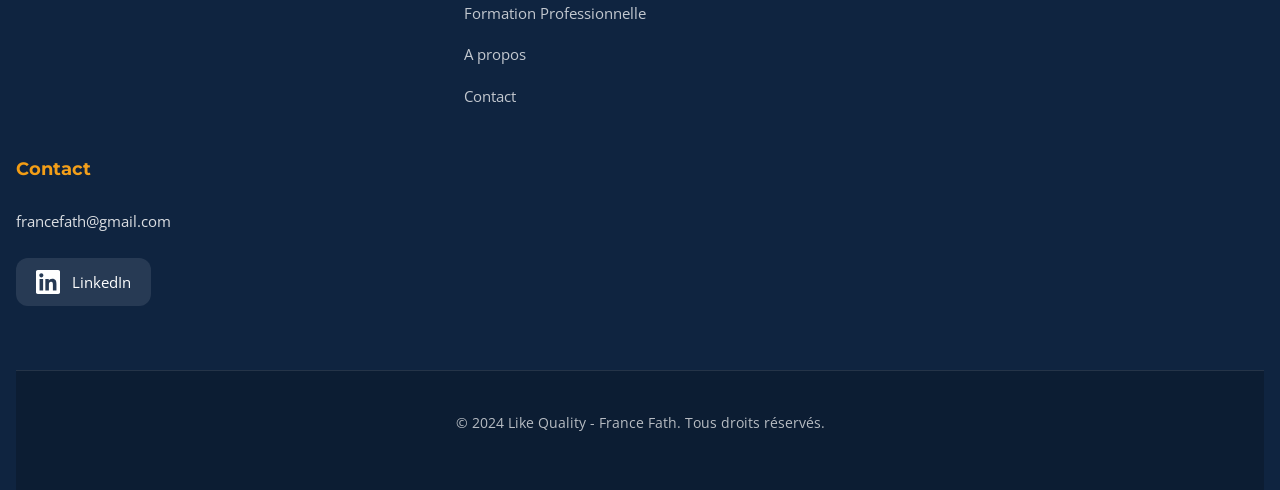
<file: contact.html>
<!DOCTYPE html>
<html lang="fr">
<head>
    <!-- Google tag (gtag.js) -->
    <script async src="https://www.googletagmanager.com/gtag/js?id=G-JWVWS05RTF"></script>
    <script>
        window.dataLayer = window.dataLayer || [];
        function gtag(){dataLayer.push(arguments);}
        gtag('js', new Date());

        gtag('config', 'G-JWVWS05RTF');
    </script>
    <link rel="icon" type="image/png" href="/favicon-96x96.png" sizes="96x96" />
    <link rel="icon" type="image/svg+xml" href="/favicon.svg" />
    <link rel="shortcut icon" href="/favicon.ico" />
    <link rel="apple-touch-icon" sizes="180x180" href="/apple-touch-icon.png" />
    <link rel="manifest" href="/site.webmanifest" />
    <meta charset="UTF-8">
    <meta name="viewport" content="width=device-width, initial-scale=1.0">
    <link rel="canonical" href="https://francefath.com/contact.html">
    <meta name="description" content="Like Quality - Contactez-nous. France Fath, consultante et formatrice en QSE.">
    <meta name="keywords" content="Contact, France Fath, Like Quality, QSE, Qualité, Sécurité, Environnement">
    <meta name="author" content="France Fath - Like Quality">
    <meta name="robots" content="index, follow">
    <meta property="og:title" content="Contactez-moi - Like Quality">
    <meta property="og:description" content="Contactez France Fath pour vos besoins en conseil, audit et formation QSE">
    <meta property="og:type" content="website">
    <meta property="og:url" content="https://francefath.com/contact.html">
    <meta property="og:image" content="https://francefath.com/images/logo_like_quality.jpg">
    <meta property="og:locale" content="fr_FR">
    <meta name="twitter:card" content="summary_large_image">
    <meta name="twitter:title" content="Contactez-moi - Like Quality">
    <meta name="twitter:description" content="Contactez France Fath pour vos besoins en conseil, audit et formation QSE">
    <meta name="twitter:image" content="https://francefath.com/images/logo_like_quality.jpg">
    <meta name="twitter:image:alt" content="Logo Like Quality - Expertise QSE">
    <title>Contactez-moi - Like Quality</title>
    <link rel="stylesheet" href="css/styles.css">
    <link rel="preconnect" href="https://fonts.googleapis.com">
    <link rel="preconnect" href="https://fonts.gstatic.com" crossorigin>
    <link href="https://fonts.googleapis.com/css2?family=Montserrat:wght@300;400;500;600;700;800&family=Open+Sans:wght@300;400;500;600;700&display=swap" rel="stylesheet">
    <script type="application/ld+json">
    {
        "@context": "https://schema.org",
        "@graph": [
            {
                "@type": "Organization",
                "name": "Like Quality",
                "url": "https://francefath.com",
                "logo": "https://francefath.com/images/logo_like_quality.jpg",
                "description": "L'expertise en systèmes de management de la Qualité, de la Sécurité et de l'Environnement. Conseil, audit et formation professionnelle.",
                "founder": {
                    "@type": "Person",
                    "name": "France Fath"
                }
            },
            {
                "@type": "WebPage",
                "@id": "https://francefath.com/contact.html",
                "url": "https://francefath.com/contact.html",
                "name": "Contactez-moi - Like Quality",
                "description": "Contactez France Fath pour vos besoins en conseil, audit et formation QSE",
                "isPartOf": {
                    "@id": "https://francefath.com/"
                },
                "primaryImageOfPage": {
                    "@id": "https://francefath.com/images/logo_like_quality.jpg"
                },
                "inLanguage": "fr-FR"
            },
            {
                "@type": "ContactPage",
                "name": "Contactez-moi - Like Quality",
                "description": "Contactez France Fath pour vos besoins en conseil, audit et formation QSE",
                "url": "https://francefath.com/contact.html",
                "mainEntity": {
                    "@type": "Organization",
                    "name": "Like Quality",
                    "email": "francefath@gmail.com"
                }
            }
        ]
    }
    </script>
</head>
<body>
    <div class="bg-animation-overlay" aria-hidden="true"></div>
    <a href="#main-content" class="skip-to-content">Aller au contenu principal</a>
    <!-- Header -->
    <header class="header">
        <nav class="nav container">
            <a href="index.html" class="logo">
                <img src="images/logo_like_quality.jpg" alt="Like Quality Logo">
            </a>
            <button class="mobile-menu-btn" aria-label="Menu">
                <span></span>
                <span></span>
                <span></span>
            </button>
            <ul class="nav-menu">
                <li><a href="index.html" class="nav-link">Accueil</a></li>
                <li><a href="conseil-accompagnement.html" class="nav-link">Conseil et Accompagnement</a></li>
                <li><a href="audit.html" class="nav-link">Audit</a></li>
                <li><a href="formation-professionnelle.html" class="nav-link">Formation Professionnelle</a></li>
                <li><a href="a-propos.html" class="nav-link">A propos</a></li>
                <li><a href="contact.html" class="nav-link active" aria-current="page">Contactez-moi</a></li>
                <li>
                    <button class="search-btn" aria-label="Rechercher">
                        <svg xmlns="http://www.w3.org/2000/svg" width="20" height="20" viewBox="0 0 24 24" fill="none" stroke="currentColor" stroke-width="2" stroke-linecap="round" stroke-linejoin="round">
                            <circle cx="11" cy="11" r="8"></circle>
                            <path d="m21 21-4.35-4.35"></path>
                        </svg>
                    </button>
                </li>
            </ul>
        </nav>
        <div class="search-modal">
            <div class="search-modal-content">
                <input type="text" placeholder="Rechercher..." class="search-input">
                <button class="search-close" aria-label="Fermer">
                    <svg xmlns="http://www.w3.org/2000/svg" width="24" height="24" viewBox="0 0 24 24" fill="none" stroke="currentColor" stroke-width="2" stroke-linecap="round" stroke-linejoin="round">
                        <path d="M18 6 6 18"></path>
                        <path d="m6 6 12 12"></path>
                    </svg>
                </button>
            </div>
        </div>
    </header>

    <main id="main-content">
        <!-- Breadcrumbs -->
        <nav class="breadcrumbs">
            <div class="container breadcrumbs-container">
                <a href="index.html">Accueil</a>
                <span class="separator">›</span>
                <span>Contactez-moi</span>
            </div>
        </nav>

        <!-- Page Header -->
        <section class="page-header">
            <div class="container">
                <h1>Contactez-moi</h1>
                <p>Discutons de vos projets ensemble</p>
            </div>
        </section>

        <!-- Contact Section -->
        <section class="contact-section">
            <div class="contact-container">
                <div class="contact-info fade-in">
                    <h2>Contactez-moi</h2>
                    <p>Vous pouvez me contacter via le formulaire ci-contre, ou à mon adresse mail : <a href="mailto:francefath@gmail.com" style="color: var(--secondary-color);">francefath@gmail.com</a></p>
                    
                    <h3>Suivez-moi</h3>
                    <div class="social-links">
                        <a href="https://www.linkedin.com/in/france-fath-42687960/" target="_blank" rel="noopener noreferrer" class="social-link-btn">
                            <svg xmlns="http://www.w3.org/2000/svg" width="24" height="24" viewBox="0 0 24 24" fill="currentColor">
                                <path d="M20.447 20.452h-3.554v-5.569c0-1.328-.027-3.037-1.852-3.037-1.853 0-2.136 1.445-2.136 2.939v5.667H9.351V9h3.414v1.561h.046c.477-.9 1.637-1.85 3.37-1.85 3.601 0 4.267 2.37 4.267 5.455v6.286zM5.337 7.433c-1.144 0-2.063-.926-2.063-2.065 0-1.138.92-2.063 2.063-2.063 1.14 0 2.064.925 2.064 2.063 0 1.139-.925 2.065-2.064 2.065zm1.782 13.019H3.555V9h3.564v11.452zM22.225 0H1.771C.792 0 0 .774 0 1.729v20.542C0 23.227.792 24 1.771 24h20.451C23.2 24 24 23.227 24 22.271V1.729C24 .774 23.2 0 22.222 0h.003z"/>
                            </svg>
                            LinkedIn
                        </a>
                    </div>

                    <div style="margin-top: 2rem;">
                        <h3>Mes domaines d'expertise</h3>
                        <ul style="padding-left: 1.5rem; margin-top: 1rem;">
                            <li style="margin-bottom: 0.5rem;">Conseil et Accompagnement</li>
                            <li style="margin-bottom: 0.5rem;">Audit</li>
                            <li style="margin-bottom: 0.5rem;">Formation Professionnelle</li>
                            <li style="margin-bottom: 0.5rem;">Qualité, Sécurité, Environnement</li>
                            <li style="margin-bottom: 0.5rem;">Management et Leadership</li>
                        </ul>
                    </div>
                </div>

                <form class="contact-form fade-in" id="contactForm" action="https://formspree.io/f/mvznqllr" method="POST">
                    <div class="form-group">
                        <label for="societe">Entreprise</label>
                        <input type="text" id="societe" name="societe" required>
                    </div>
                    <div class="form-group">
                        <label for="nom">Nom du contact</label>
                        <input type="text" id="nom" name="nom" required>
                    </div>
                    <div class="form-group">
                        <label for="email">Adresse e-mail</label>
                        <input type="email" id="email" name="email" required>
                    </div>
                    <div class="form-group">
                        <label for="message">Message</label>
                        <textarea id="message" name="message" required></textarea>
                    </div>
                    <button type="submit" class="btn btn-primary">C'est parti</button>
                </form>
            </div>
        </section>
    </main>

    <!-- Footer -->
    <footer class="footer">
        <div class="container">
            <div class="footer-content">
                <div class="footer-brand">
                    <img src="images/logo_like_quality.jpg" alt="Like Quality Logo" class="footer-logo">
                    <p>L'expertise en systèmes de management de la Qualité, de la Sécurité et de l'Environnement</p>
                </div>
                <div class="footer-links">
                    <h3>Navigation</h3>
                    <ul>
                        <li><a href="index.html">Accueil</a></li>
                        <li><a href="conseil-accompagnement.html">Conseil et Accompagnement</a></li>
                        <li><a href="audit.html">Audit</a></li>
                        <li><a href="formation-professionnelle.html">Formation Professionnelle</a></li>
                        <li><a href="a-propos.html">A propos</a></li>
                        <li><a href="contact.html">Contact</a></li>
                    </ul>
                </div>
                <div class="footer-legal">
                    <h3>Légal</h3>
                    <ul>
                        <li><a href="mentions-legales.html">Mentions légales</a></li>
                        <li><a href="politique-confidentialite.html">Politique de confidentialité</a></li>
                    </ul>
                </div>
                <div class="footer-contact">
                    <h3>Contact</h3>
                    <p>francefath@gmail.com</p>
                    <a href="https://www.linkedin.com/in/france-fath-42687960/" target="_blank" rel="noopener noreferrer" class="social-link">
                        <svg xmlns="http://www.w3.org/2000/svg" width="24" height="24" viewBox="0 0 24 24" fill="currentColor">
                            <path d="M20.447 20.452h-3.554v-5.569c0-1.328-.027-3.037-1.852-3.037-1.853 0-2.136 1.445-2.136 2.939v5.667H9.351V9h3.414v1.561h.046c.477-.9 1.637-1.85 3.37-1.85 3.601 0 4.267 2.37 4.267 5.455v6.286zM5.337 7.433c-1.144 0-2.063-.926-2.063-2.065 0-1.138.92-2.063 2.063-2.063 1.14 0 2.064.925 2.064 2.063 0 1.139-.925 2.065-2.064 2.065zm1.782 13.019H3.555V9h3.564v11.452zM22.225 0H1.771C.792 0 0 .774 0 1.729v20.542C0 23.227.792 24 1.771 24h20.451C23.2 24 24 23.227 24 22.271V1.729C24 .774 23.2 0 22.222 0h.003z"/>
                        </svg>
                        LinkedIn
                    </a>
                </div>
            </div>
            <div class="footer-bottom">
                <p>&copy; 2024 Like Quality - France Fath. Tous droits réservés.</p>
            </div>
        </div>
    </footer>

    <script src="js/main.js"></script>
</body>
</html>
</file>
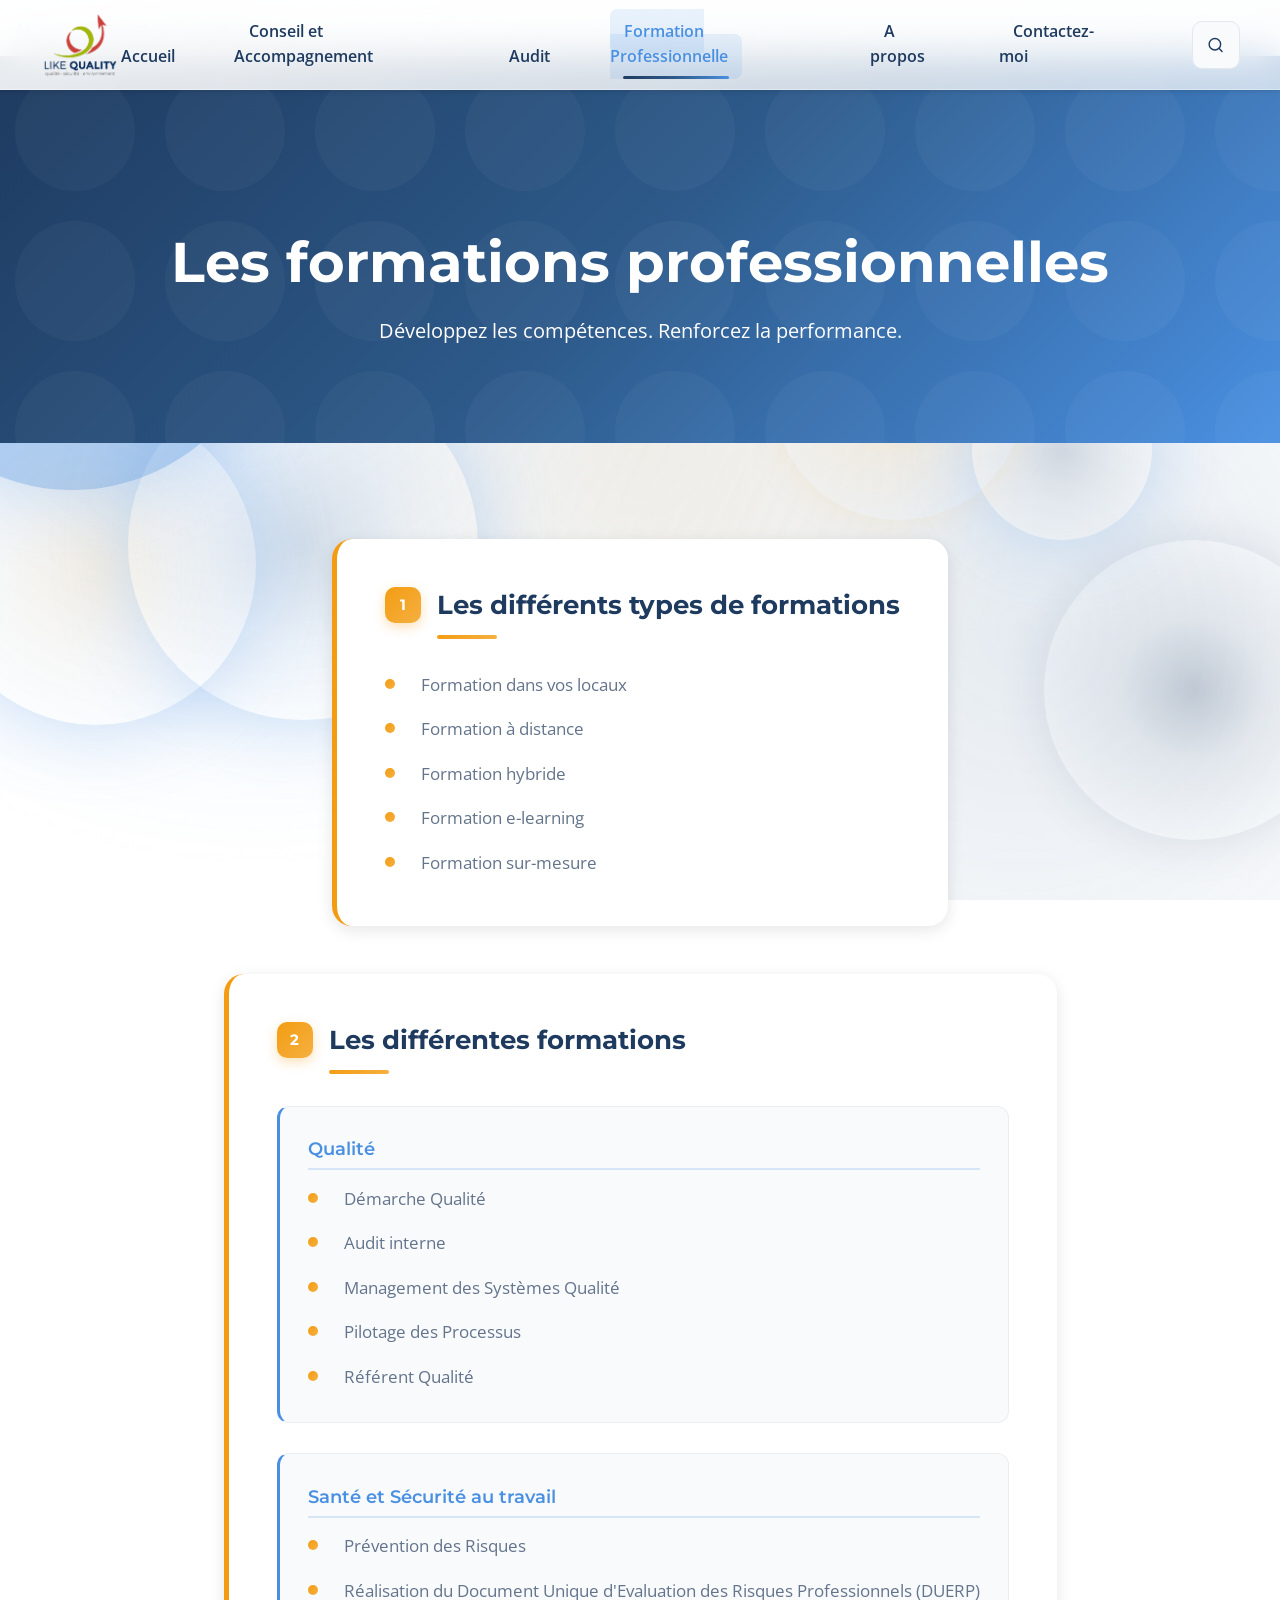
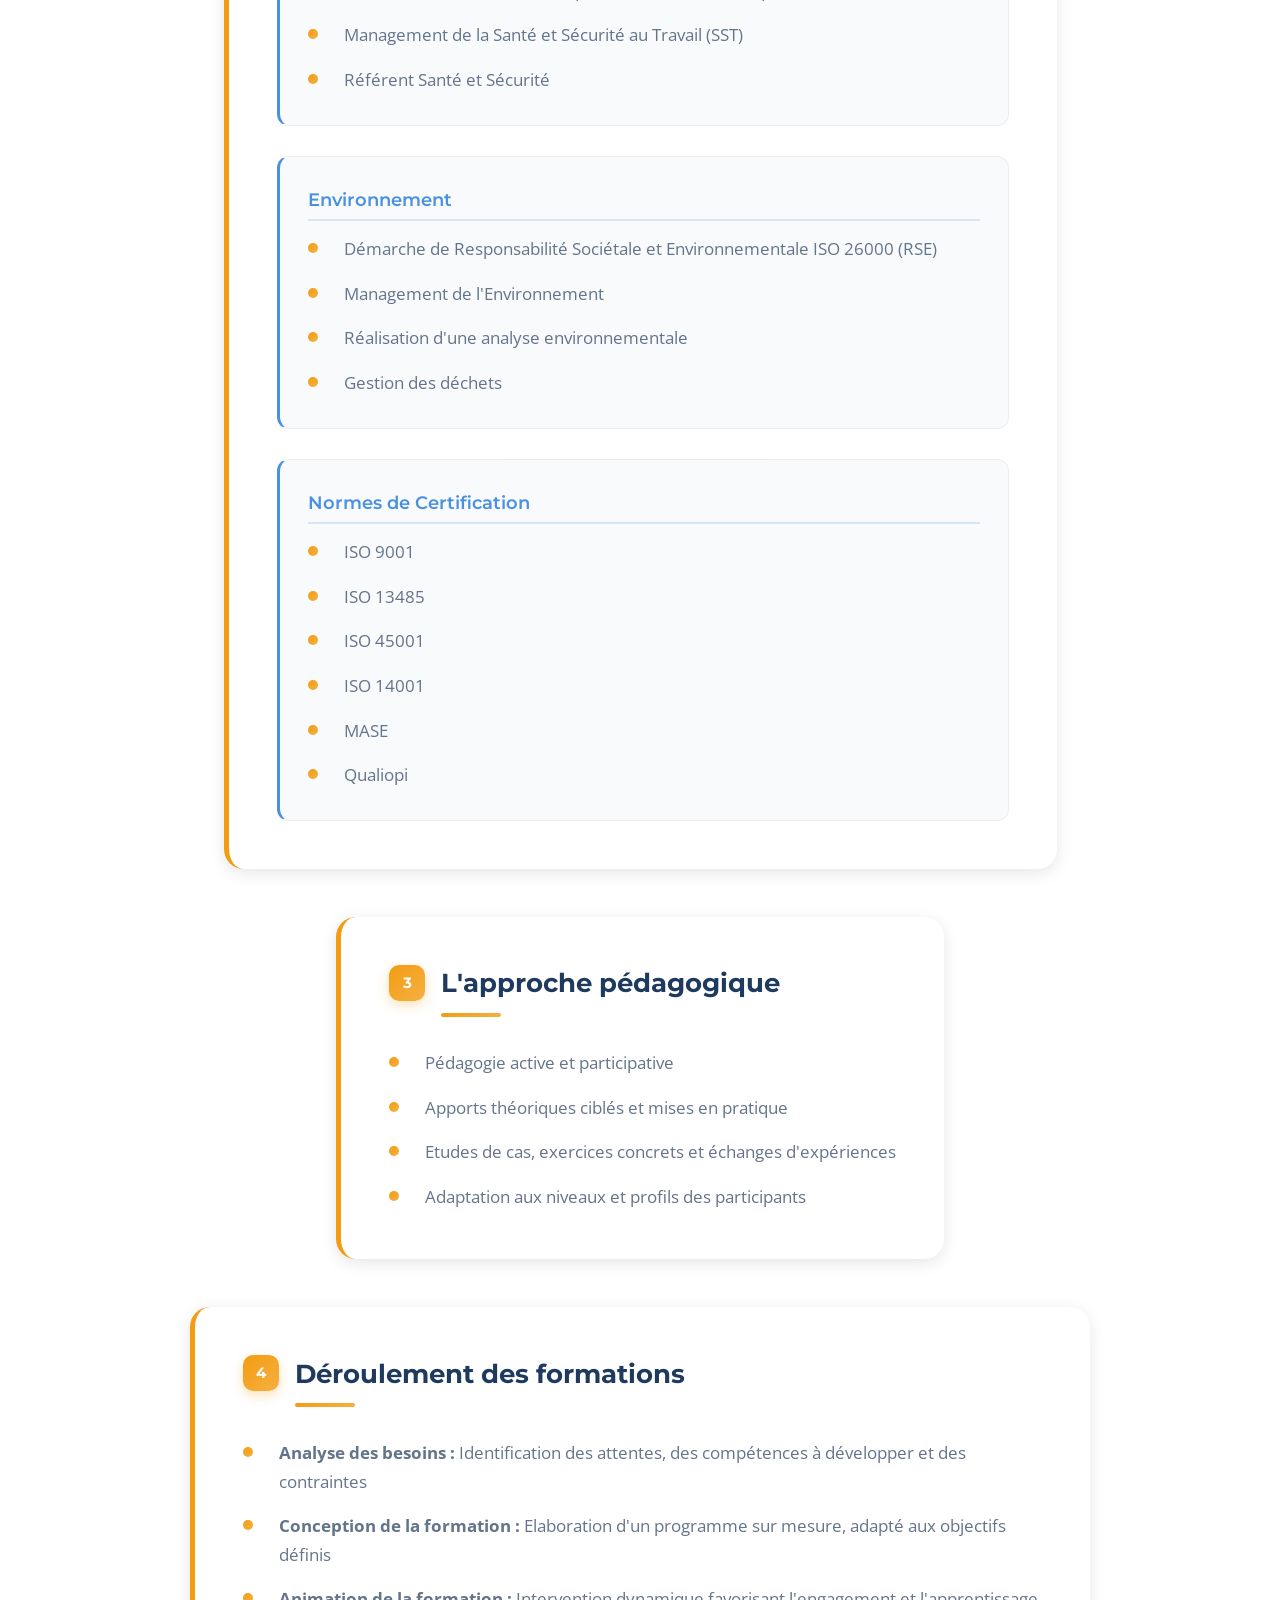
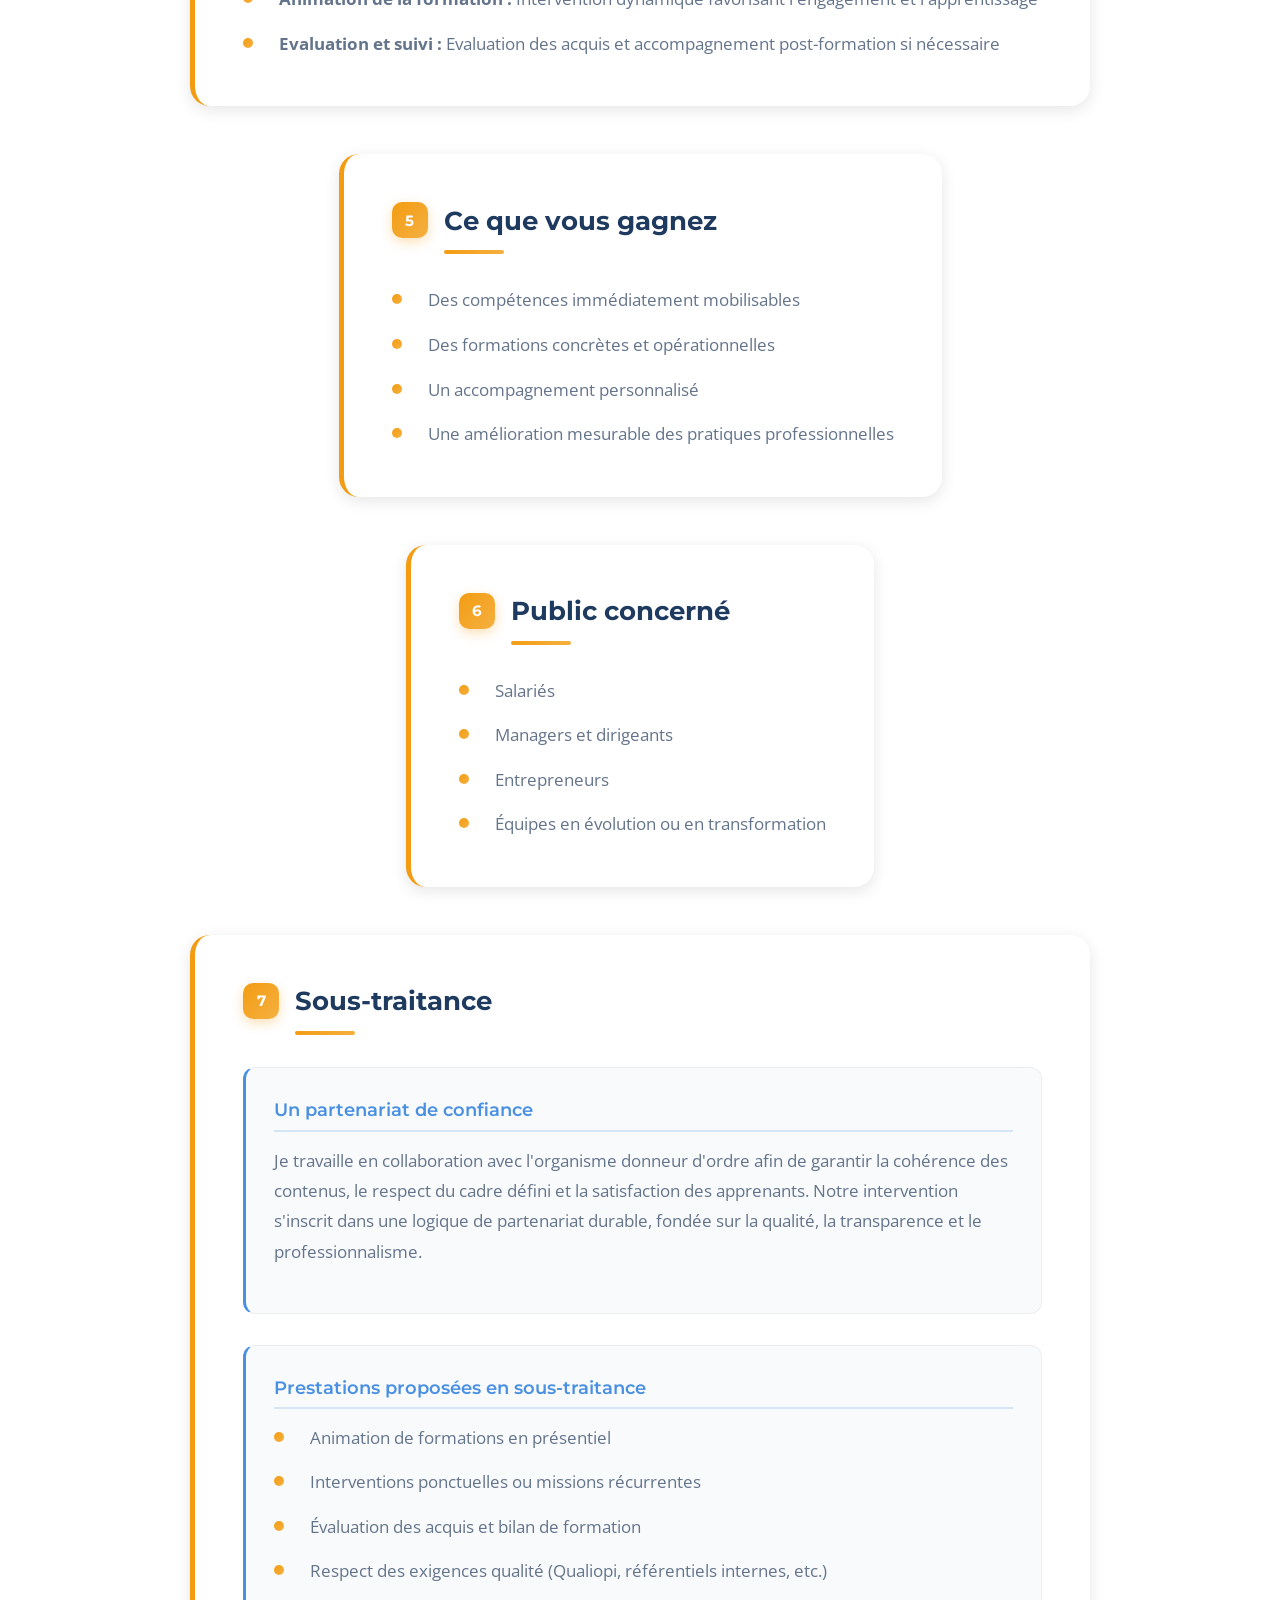
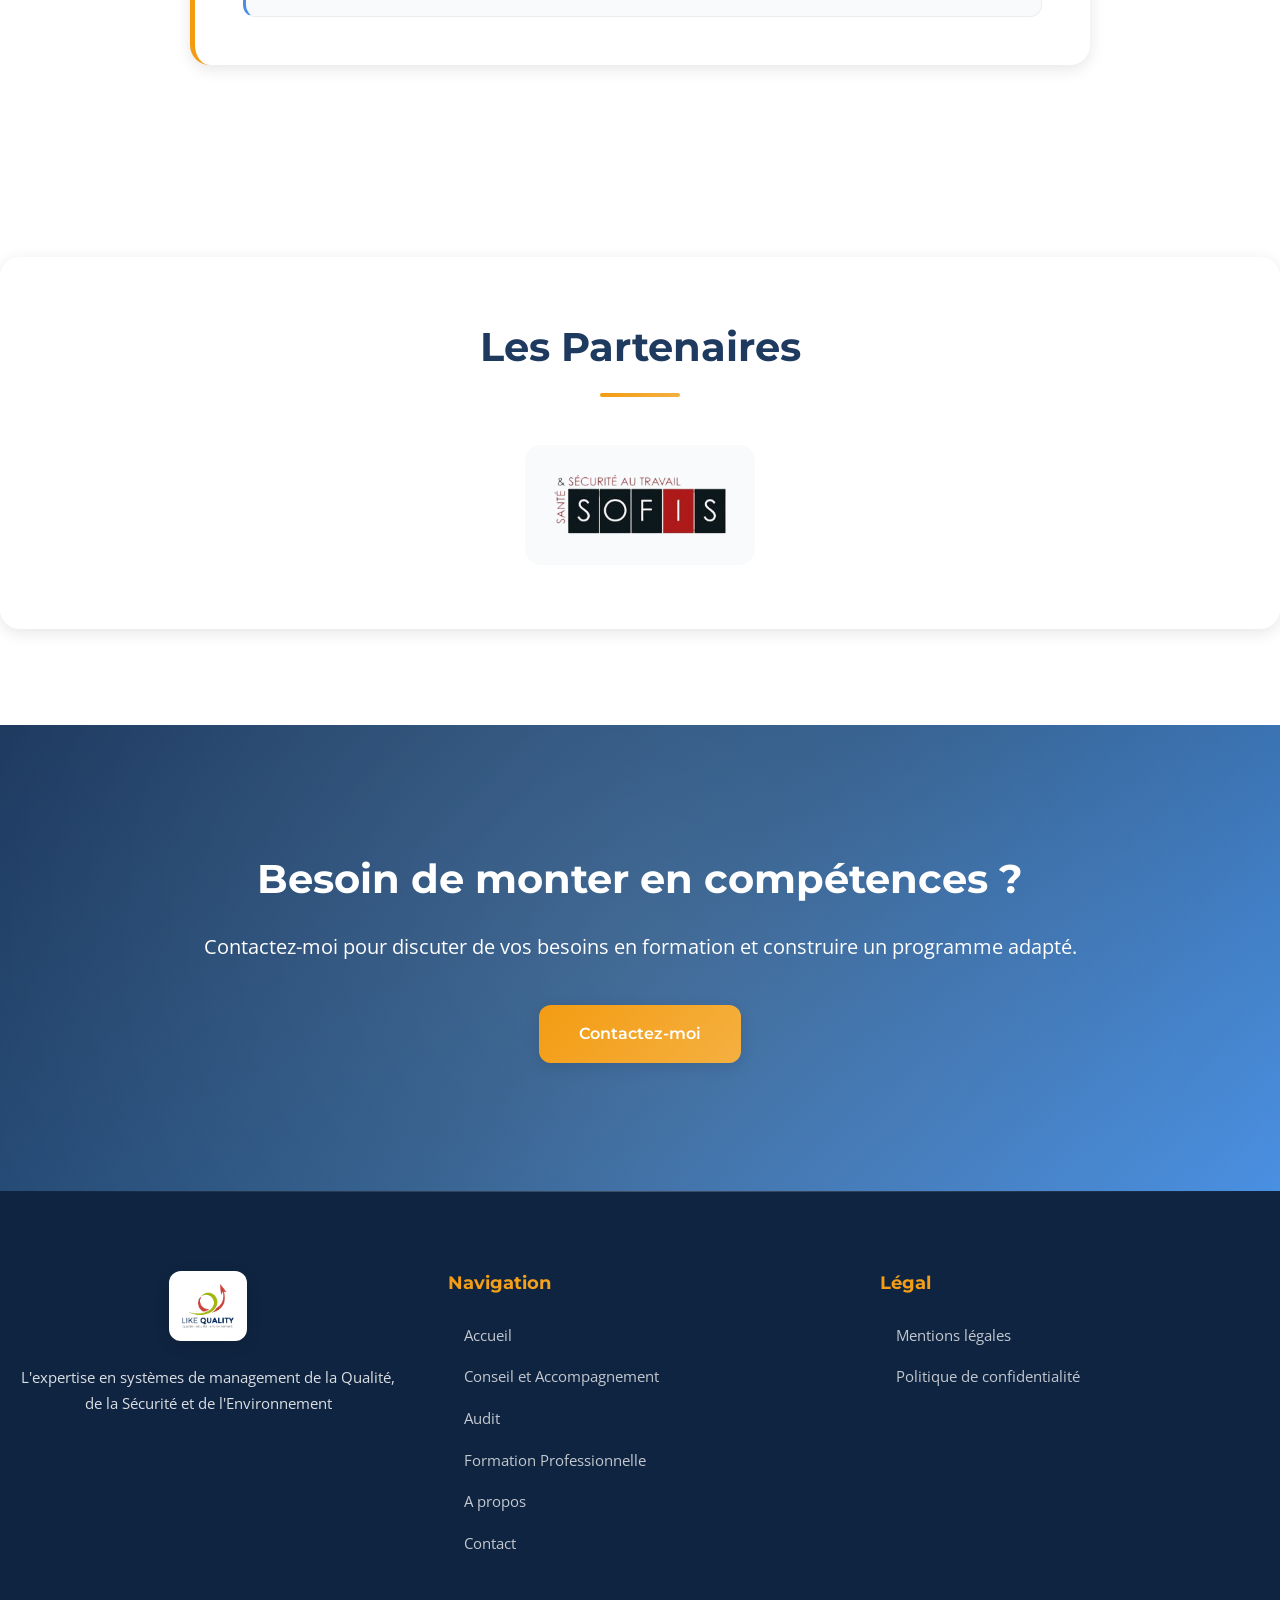
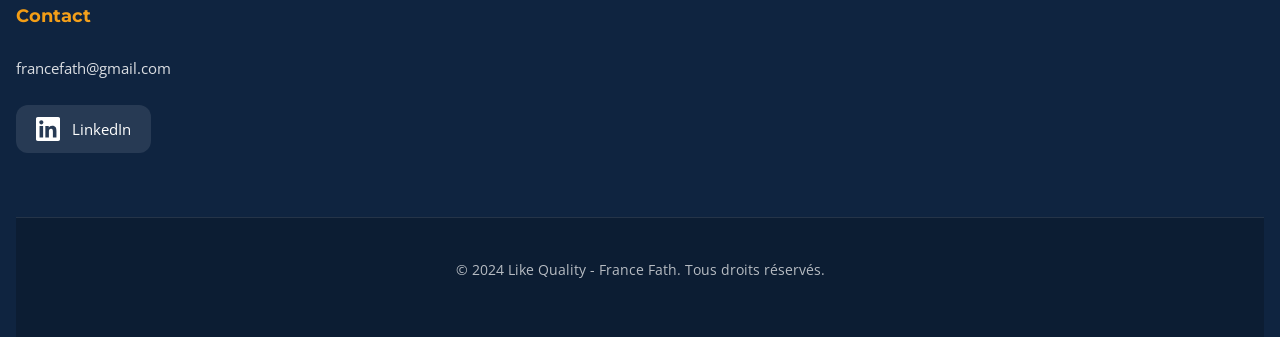
<file: formation-professionnelle.html>
<!DOCTYPE html>
<html lang="fr">
<head>
    <!-- Google tag (gtag.js) -->
    <script async src="https://www.googletagmanager.com/gtag/js?id=G-JWVWS05RTF"></script>
    <script>
        window.dataLayer = window.dataLayer || [];
        function gtag(){dataLayer.push(arguments);}
        gtag('js', new Date());

        gtag('config', 'G-JWVWS05RTF');
    </script>
    <link rel="icon" type="image/png" href="/favicon-96x96.png" sizes="96x96" />
    <link rel="icon" type="image/svg+xml" href="/favicon.svg" />
    <link rel="shortcut icon" href="/favicon.ico" />
    <link rel="apple-touch-icon" sizes="180x180" href="/apple-touch-icon.png" />
    <link rel="manifest" href="/site.webmanifest" />
    <meta charset="UTF-8">
    <meta name="viewport" content="width=device-width, initial-scale=1.0">
    <link rel="canonical" href="https://francefath.com/formation-professionnelle.html">
    <meta name="description" content="Like Quality - Services de Formation Professionnelle en systèmes de management QSE. Développez les compétences, renforcez la performance.">
    <meta name="keywords" content="Formation, Professionnelle, QSE, Qualité, Sécurité, Environnement, Compétences, Management">
    <meta name="author" content="France Fath - Like Quality">
    <meta name="robots" content="index, follow">
    <meta property="og:title" content="Formation Professionnelle - Like Quality">
    <meta property="og:description" content="Développez les compétences, renforcez la performance avec nos formations professionnelles QSE">
    <meta property="og:type" content="website">
    <meta property="og:url" content="https://francefath.com/formation-professionnelle.html">
    <meta property="og:image" content="https://francefath.com/images/logo_like_quality.jpg">
    <meta property="og:locale" content="fr_FR">
    <meta name="twitter:card" content="summary_large_image">
    <meta name="twitter:title" content="Formation Professionnelle - Like Quality">
    <meta name="twitter:description" content="Développez les compétences, renforcez la performance avec nos formations professionnelles QSE">
    <meta name="twitter:image" content="https://francefath.com/images/logo_like_quality.jpg">
    <meta name="twitter:image:alt" content="Logo Like Quality - Expertise QSE">
    <title>Formation Professionnelle - Like Quality</title>
    <link rel="stylesheet" href="css/styles.css">
    <link rel="preconnect" href="https://fonts.googleapis.com">
    <link rel="preconnect" href="https://fonts.gstatic.com" crossorigin>
    <link href="https://fonts.googleapis.com/css2?family=Montserrat:wght@300;400;500;600;700;800&family=Open+Sans:wght@300;400;500;600;700&display=swap" rel="stylesheet">
    <script type="application/ld+json">
    {
        "@context": "https://schema.org",
        "@graph": [
            {
                "@type": "Organization",
                "name": "Like Quality",
                "url": "https://francefath.com",
                "logo": "https://francefath.com/images/logo_like_quality.jpg",
                "description": "L'expertise en systèmes de management de la Qualité, de la Sécurité et de l'Environnement. Conseil, audit et formation professionnelle.",
                "founder": {
                    "@type": "Person",
                    "name": "France Fath"
                }
            },
            {
                "@type": "WebPage",
                "@id": "https://francefath.com/formation-professionnelle.html",
                "url": "https://francefath.com/formation-professionnelle.html",
                "name": "Formation Professionnelle QSE - Like Quality",
                "description": "Développez les compétences, renforcez la performance avec nos formations professionnelles QSE en France.",
                "isPartOf": {
                    "@id": "https://francefath.com/"
                },
                "primaryImageOfPage": {
                    "@id": "https://francefath.com/images/logo_like_quality.jpg"
                },
                "breadcrumb": {
                    "@id": "https://francefath.com/formation-professionnelle.html#breadcrumb"
                },
                "inLanguage": "fr-FR"
            },
            {
                "@type": "Course",
                "name": "Formations Professionnelles QSE",
                "description": "Formations professionnelles en management, organisation, pilotage et transformation adaptées aux besoins des entreprises et des professionnels.",
                "provider": {
                    "@type": "Organization",
                    "name": "Like Quality",
                    "sameAs": "https://francefath.com"
                },
                "courseMode": [
                    "onsite",
                    "blended"
                ],
                "inLanguage": "fr-FR",
                "areaServed": "France",
                "url": "https://francefath.com/formation-professionnelle.html"
            },
            {
                "@type": "Service",
                "name": "Formation Professionnelle QSE",
                "description": "Développez les compétences, renforcez la performance avec nos formations professionnelles QSE",
                "provider": {
                    "@type": "Organization",
                    "name": "Like Quality",
                    "url": "https://francefath.com"
                },
                "areaServed": "France",
                "serviceType": "Formation professionnelle en systèmes de management QSE",
                "url": "https://francefath.com/formation-professionnelle.html"
            },
            {
                "@type": "BreadcrumbList",
                "@id": "https://francefath.com/formation-professionnelle.html#breadcrumb",
                "itemListElement": [
                    {
                        "@type": "ListItem",
                        "position": 1,
                        "name": "Accueil",
                        "item": "https://francefath.com/"
                    },
                    {
                        "@type": "ListItem",
                        "position": 2,
                        "name": "Formation Professionnelle",
                        "item": "https://francefath.com/formation-professionnelle.html"
                    }
                ]
            },
            {
                "@type": "FAQPage",
                "mainEntity": [
                    {
                        "@type": "Question",
                        "name": "Quels domaines de formation proposez-vous ?",
                        "acceptedAnswer": {
                            "@type": "Answer",
                            "text": "Nous proposons des formations en management et leadership, organisation et performance, développement professionnel, pilotage, outils et méthodes de travail, ainsi qu'en transformation et conduite du changement."
                        }
                    },
                    {
                        "@type": "Question",
                        "name": "Quelle est votre approche pédagogique ?",
                        "acceptedAnswer": {
                            "@type": "Answer",
                            "text": "Notre approche repose sur une pédagogie active et participative, avec des apports théoriques ciblés et des mises en pratique. Nous utilisons des études de cas, des exercices concrets et des échanges d'expériences, tout en adaptant les contenus aux niveaux et profils des participants."
                        }
                    },
                    {
                        "@type": "Question",
                        "name": "À qui s'adressent vos formations ?",
                        "acceptedAnswer": {
                            "@type": "Answer",
                            "text": "Nos formations s'adressent aux salariés, aux managers et dirigeants, aux entrepreneurs et aux équipes en évolution ou en transformation."
                        }
                    },
                    {
                        "@type": "Question",
                        "name": "Proposez-vous des formations en sous-traitance ?",
                        "acceptedAnswer": {
                            "@type": "Answer",
                            "text": "Oui, nous intervenons en sous-traitance auprès d'organismes de formation, d'entreprises et de cabinets de conseil souhaitant renforcer leur offre. Notre intervention garantit la cohérence des contenus, le respect du cadre défini et la satisfaction des apprenants, dans une logique de partenariat durable."
                        }
                    }
                ]
            }
        ]
    }
    </script>
</head>
<body>
    <!-- Animation de fond subtile -->
    <div class="bg-animation" aria-hidden="true">
        <div class="bg-particle"></div>
        <div class="bg-particle"></div>
        <div class="bg-particle"></div>
        <div class="bg-particle"></div>
        <div class="bg-particle"></div>
        <div class="bg-particle"></div>
        <div class="bg-particle"></div>
        <div class="bg-particle"></div>
    </div>
    <a href="#main-content" class="skip-to-content">Aller au contenu principal</a>
    <!-- Header -->
    <header class="header">
        <nav class="nav container">
            <a href="index.html" class="logo">
                <img src="images/logo_like_quality.jpg" alt="Like Quality Logo">
            </a>
            <button class="mobile-menu-btn" aria-label="Menu">
                <span></span>
                <span></span>
                <span></span>
            </button>
            <ul class="nav-menu">
                <li><a href="index.html" class="nav-link">Accueil</a></li>
                <li><a href="conseil-accompagnement.html" class="nav-link">Conseil et Accompagnement</a></li>
                <li><a href="audit.html" class="nav-link">Audit</a></li>
                <li><a href="formation-professionnelle.html" class="nav-link active" aria-current="page">Formation Professionnelle</a></li>
                <li><a href="a-propos.html" class="nav-link">A propos</a></li>
                <li><a href="contact.html" class="nav-link">Contactez-moi</a></li>
                <li>
                    <button class="search-btn" aria-label="Rechercher">
                        <svg xmlns="http://www.w3.org/2000/svg" width="20" height="20" viewBox="0 0 24 24" fill="none" stroke="currentColor" stroke-width="2" stroke-linecap="round" stroke-linejoin="round">
                            <circle cx="11" cy="11" r="8"></circle>
                            <path d="m21 21-4.35-4.35"></path>
                        </svg>
                    </button>
                </li>
            </ul>
        </nav>
        <div class="search-modal">
            <div class="search-modal-content">
                <input type="text" placeholder="Rechercher..." class="search-input">
                <button class="search-close" aria-label="Fermer">
                    <svg xmlns="http://www.w3.org/2000/svg" width="24" height="24" viewBox="0 0 24 24" fill="none" stroke="currentColor" stroke-width="2" stroke-linecap="round" stroke-linejoin="round">
                        <path d="M18 6 6 18"></path>
                        <path d="m6 6 12 12"></path>
                    </svg>
                </button>
            </div>
        </div>
    </header>

    <main id="main-content">
        <!-- Breadcrumbs -->
        <nav class="breadcrumbs">
            <div class="container breadcrumbs-container">
                <a href="index.html">Accueil</a>
                <span class="separator">›</span>
                <span>Formation Professionnelle</span>
            </div>
        </nav>

        <!-- Page Header -->
        <section class="page-header">
            <div class="container">
                <h1>Les formations professionnelles</h1>
                <p>Développez les compétences. Renforcez la performance.</p>
            </div>
        </section>

        <!-- Content Section -->
        <section class="content-section">
            <div class="container">
                <div class="content-block fade-in">
                    <h3>Les différents types de formations</h3>
                    <ul>
                        <li>Formation dans vos locaux</li>
                        <li>Formation à distance</li>
                        <li>Formation hybride</li>
                        <li>Formation e-learning</li>
                        <li>Formation sur-mesure</li>
                    </ul>
                </div>

                <div class="content-block fade-in">
                    <h3>Les différentes formations</h3>

                    <div class="content-block fade-in">
                        <h4>Qualité</h4>
                        <ul>
                            <li>Démarche Qualité</li>
                            <li>Audit interne</li>
                            <li>Management des Systèmes Qualité</li>
                            <li>Pilotage des Processus</li>
                            <li>Référent Qualité</li>
                        </ul>
                    </div>

                    <div class="content-block fade-in">
                        <h4>Santé et Sécurité au travail</h4>
                        <ul>
                            <li>Prévention des Risques</li>
                            <li>Réalisation du Document Unique d'Evaluation des Risques Professionnels (DUERP)</li>
                            <li>Management de la Santé et Sécurité au Travail (SST)</li>
                            <li>Référent Santé et Sécurité</li>
                        </ul>
                    </div>

                    <div class="content-block fade-in">
                        <h4>Environnement</h4>
                        <ul>
                            <li>Démarche de Responsabilité Sociétale et Environnementale ISO 26000 (RSE)</li>
                            <li>Management de l'Environnement</li>
                            <li>Réalisation d'une analyse environnementale</li>
                            <li>Gestion des déchets</li>
                        </ul>
                    </div>

                    <div class="content-block fade-in">
                        <h4>Normes de Certification</h4>
                        <ul>
                            <li>ISO 9001</li>
                            <li>ISO 13485</li>
                            <li>ISO 45001</li>
                            <li>ISO 14001</li>
                            <li>MASE</li>
                            <li>Qualiopi</li>
                        </ul>
                    </div>
                </div>

                <div class="content-block fade-in">
                    <h3>L'approche pédagogique</h3>
                    <ul>
                        <li>Pédagogie active et participative</li>
                        <li>Apports théoriques ciblés et mises en pratique</li>
                        <li>Etudes de cas, exercices concrets et échanges d'expériences</li>
                        <li>Adaptation aux niveaux et profils des participants</li>
                    </ul>
                </div>

                <div class="content-block fade-in">
                    <h3>Déroulement des formations</h3>
                    <ul>
                        <li><strong>Analyse des besoins :</strong> Identification des attentes, des compétences à développer et des contraintes</li>
                        <li><strong>Conception de la formation :</strong> Elaboration d'un programme sur mesure, adapté aux objectifs définis</li>
                        <li><strong>Animation de la formation :</strong> Intervention dynamique favorisant l'engagement et l'apprentissage</li>
                        <li><strong>Evaluation et suivi :</strong> Evaluation des acquis et accompagnement post-formation si nécessaire</li>
                    </ul>
                </div>

                <div class="content-block fade-in">
                    <h3>Ce que vous gagnez</h3>
                    <ul>
                        <li>Des compétences immédiatement mobilisables</li>
                        <li>Des formations concrètes et opérationnelles</li>
                        <li>Un accompagnement personnalisé</li>
                        <li>Une amélioration mesurable des pratiques professionnelles</li>
                    </ul>
                </div>

                <div class="content-block fade-in">
                    <h3>Public concerné</h3>
                    <ul>
                        <li>Salariés</li>
                        <li>Managers et dirigeants</li>
                        <li>Entrepreneurs</li>
                        <li>Équipes en évolution ou en transformation</li>
                    </ul>
                </div>

                <div class="content-block fade-in">
                    <h3>Sous-traitance</h3>

                    <div class="content-block fade-in">
                        <h4>Un partenariat de confiance</h4>
                        <p>Je travaille en collaboration avec l'organisme donneur d'ordre afin de garantir la cohérence des contenus, le respect du cadre défini et la satisfaction des apprenants. Notre intervention s'inscrit dans une logique de partenariat durable, fondée sur la qualité, la transparence et le professionnalisme.</p>
                    </div>

                    <div class="content-block fade-in">
                        <h4>Prestations proposées en sous-traitance</h4>
                        <ul>
                            <li>Animation de formations en présentiel</li>
                            <li>Interventions ponctuelles ou missions récurrentes</li>
                            <li>Évaluation des acquis et bilan de formation</li>
                            <li>Respect des exigences qualité (Qualiopi, référentiels internes, etc.)</li>
                        </ul>
                    </div>
                </div>
            </div>
        </section>

        <!-- Partners Section -->
        <section class="partners">
            <div class="container">
                <h2>Les Partenaires</h2>
                <div class="partners-grid">
                    <img src="images/logo_sofis.jpg" alt="SOFIS" class="partner-logo" loading="lazy">
                </div>
            </div>
        </section>

        <!-- CTA Section -->
        <section class="cta-section">
            <div class="container">
                <h2 class="fade-in">Besoin de monter en compétences ?</h2>
                <p class="fade-in">Contactez-moi pour discuter de vos besoins en formation et construire un programme adapté.</p>
                <a href="contact.html" class="btn btn-primary fade-in">Contactez-moi</a>
            </div>
        </section>
    </main>

    <!-- Footer -->
    <footer class="footer">
        <div class="container">
            <div class="footer-content">
                <div class="footer-brand">
                    <img src="images/logo_like_quality.jpg" alt="Like Quality Logo" class="footer-logo" loading="lazy">
                    <p>L'expertise en systèmes de management de la Qualité, de la Sécurité et de l'Environnement</p>
                </div>
                <div class="footer-links">
                    <h3>Navigation</h3>
                    <ul>
                        <li><a href="index.html">Accueil</a></li>
                        <li><a href="conseil-accompagnement.html">Conseil et Accompagnement</a></li>
                        <li><a href="audit.html">Audit</a></li>
                        <li><a href="formation-professionnelle.html">Formation Professionnelle</a></li>
                        <li><a href="a-propos.html">A propos</a></li>
                        <li><a href="contact.html">Contact</a></li>
                    </ul>
                </div>
                <div class="footer-legal">
                    <h3>Légal</h3>
                    <ul>
                        <li><a href="mentions-legales.html">Mentions légales</a></li>
                        <li><a href="politique-confidentialite.html">Politique de confidentialité</a></li>
                    </ul>
                </div>
                <div class="footer-contact">
                    <h3>Contact</h3>
                    <p>francefath@gmail.com</p>
                    <a href="https://www.linkedin.com/in/france-fath-42687960/" target="_blank" rel="noopener noreferrer" class="social-link">
                        <svg xmlns="http://www.w3.org/2000/svg" width="24" height="24" viewBox="0 0 24 24" fill="currentColor">
                            <path d="M20.447 20.452h-3.554v-5.569c0-1.328-.027-3.037-1.852-3.037-1.853 0-2.136 1.445-2.136 2.939v5.667H9.351V9h3.414v1.561h.046c.477-.9 1.637-1.85 3.37-1.85 3.601 0 4.267 2.37 4.267 5.455v6.286zM5.337 7.433c-1.144 0-2.063-.926-2.063-2.065 0-1.138.92-2.063 2.063-2.063 1.14 0 2.064.925 2.064 2.063 0 1.139-.925 2.065-2.064 2.065zm1.782 13.019H3.555V9h3.564v11.452zM22.225 0H1.771C.792 0 0 .774 0 1.729v20.542C0 23.227.792 24 1.771 24h20.451C23.2 24 24 23.227 24 22.271V1.729C24 .774 23.2 0 22.222 0h.003z"/>
                        </svg>
                        LinkedIn
                    </a>
                </div>
            </div>
            <div class="footer-bottom">
                <p>&copy; 2024 Like Quality - France Fath. Tous droits réservés.</p>
            </div>
        </div>
    </footer>

    <script src="js/main.js"></script>
</body>
</html>
</file>
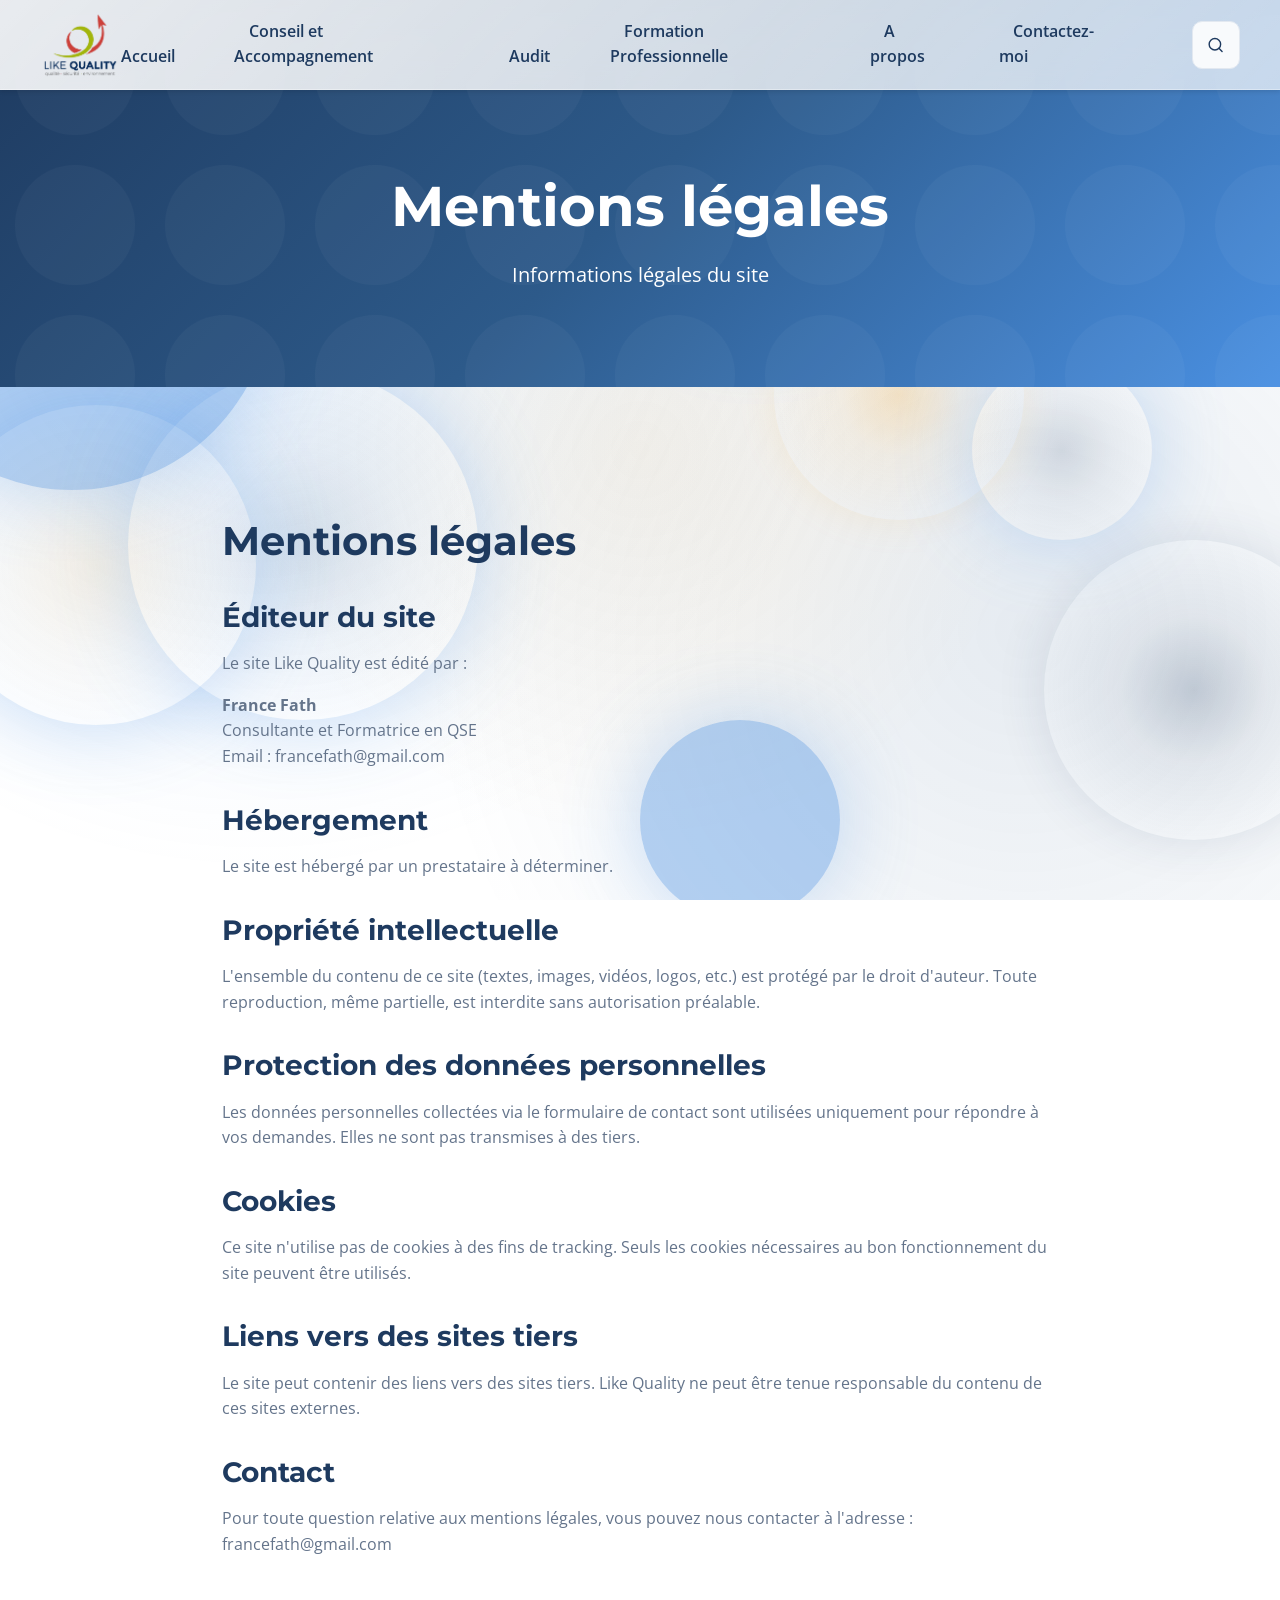
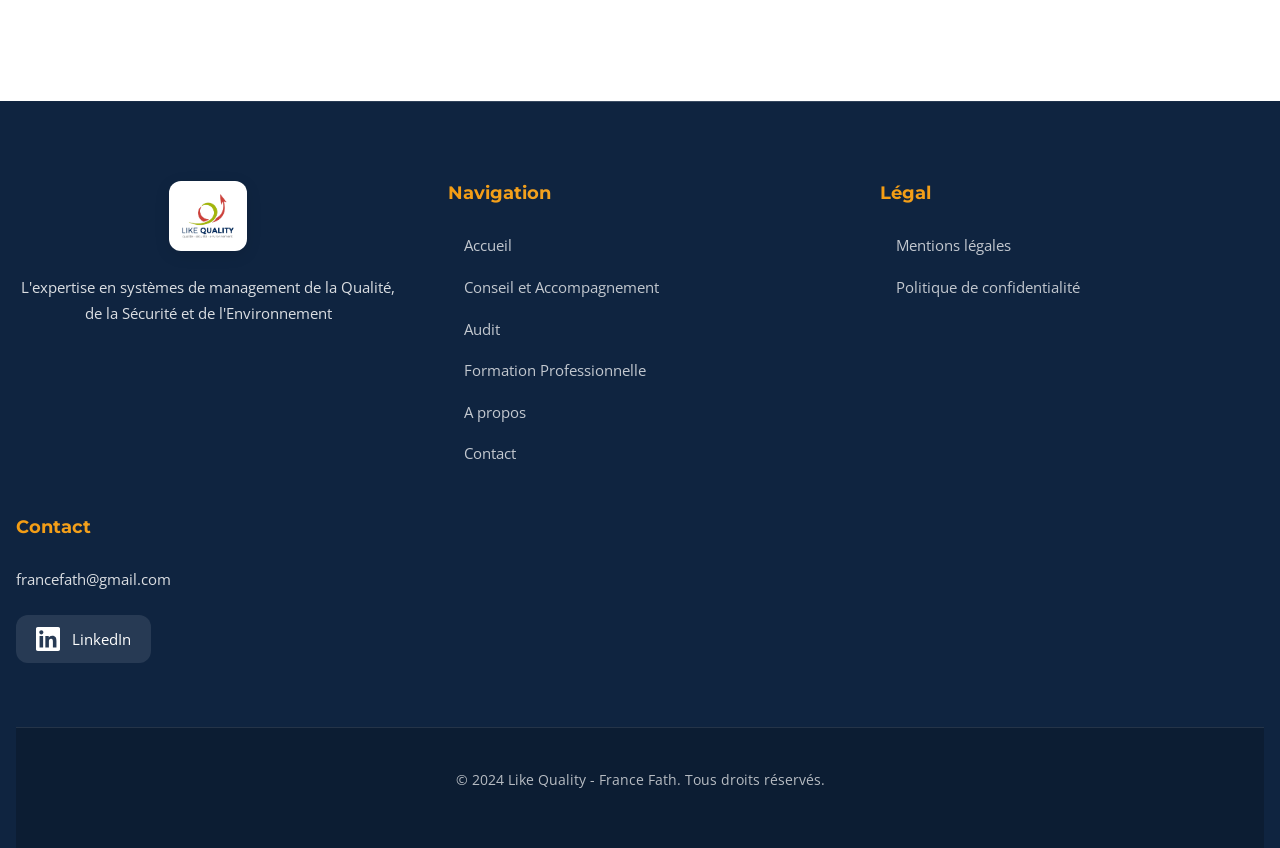
<file: mentions-legales.html>
<!DOCTYPE html>
<html lang="fr">
<head>
    <!-- Google tag (gtag.js) -->
    <script async src="https://www.googletagmanager.com/gtag/js?id=G-JWVWS05RTF"></script>
    <script>
        window.dataLayer = window.dataLayer || [];
        function gtag(){dataLayer.push(arguments);}
        gtag('js', new Date());

        gtag('config', 'G-JWVWS05RTF');
    </script>
    <link rel="icon" type="image/png" href="/favicon-96x96.png" sizes="96x96" />
    <link rel="icon" type="image/svg+xml" href="/favicon.svg" />
    <link rel="shortcut icon" href="/favicon.ico" />
    <link rel="apple-touch-icon" sizes="180x180" href="/apple-touch-icon.png" />
    <link rel="manifest" href="/site.webmanifest" />
    <meta charset="UTF-8">
    <meta name="viewport" content="width=device-width, initial-scale=1.0">
    <link rel="canonical" href="https://francefath.com/mentions-legales.html">
    <meta name="description" content="Like Quality - Mentions légales">
    <meta name="keywords" content="Mentions légales, Like Quality, France Fath">
    <meta name="author" content="France Fath - Like Quality">
    <meta name="robots" content="index, follow">
    <meta property="og:title" content="Mentions légales - Like Quality">
    <meta property="og:description" content="Mentions légales du site Like Quality">
    <meta property="og:type" content="website">
    <meta property="og:url" content="https://francefath.com/mentions-legales.html">
    <meta property="og:image" content="https://francefath.com/images/logo_like_quality.jpg">
    <meta property="og:locale" content="fr_FR">
    <meta name="twitter:card" content="summary_large_image">
    <meta name="twitter:title" content="Mentions légales - Like Quality">
    <meta name="twitter:description" content="Mentions légales du site Like Quality">
    <meta name="twitter:image" content="https://francefath.com/images/logo_like_quality.jpg">
    <meta name="twitter:image:alt" content="Logo Like Quality - Expertise QSE">
    <title>Mentions légales - Like Quality</title>
    <link rel="stylesheet" href="css/styles.css">
    <link rel="preconnect" href="https://fonts.googleapis.com">
    <link rel="preconnect" href="https://fonts.gstatic.com" crossorigin>
    <link href="https://fonts.googleapis.com/css2?family=Montserrat:wght@300;400;500;600;700;800&family=Open+Sans:wght@300;400;500;600;700&display=swap" rel="stylesheet">
    <script type="application/ld+json">
    {
        "@context": "https://schema.org",
        "@graph": [
            {
                "@type": "Organization",
                "name": "Like Quality",
                "url": "https://francefath.com",
                "logo": "https://francefath.com/images/logo_like_quality.jpg",
                "description": "L'expertise en systèmes de management de la Qualité, de la Sécurité et de l'Environnement. Conseil, audit et formation professionnelle.",
                "founder": {
                    "@type": "Person",
                    "name": "France Fath"
                }
            },
            {
                "@type": "WebPage",
                "@id": "https://francefath.com/mentions-legales.html",
                "url": "https://francefath.com/mentions-legales.html",
                "name": "Mentions légales - Like Quality",
                "description": "Mentions légales du site Like Quality",
                "isPartOf": {
                    "@id": "https://francefath.com/"
                },
                "inLanguage": "fr-FR"
            }
        ]
    }
    </script>
</head>
<body>
    <!-- Animation de fond subtile -->
    <div class="bg-animation" aria-hidden="true">
        <div class="bg-particle"></div>
        <div class="bg-particle"></div>
        <div class="bg-particle"></div>
        <div class="bg-particle"></div>
        <div class="bg-particle"></div>
        <div class="bg-particle"></div>
        <div class="bg-particle"></div>
        <div class="bg-particle"></div>
    </div>
    <a href="#main-content" class="skip-to-content">Aller au contenu principal</a>
    <!-- Header -->
    <header class="header">
        <nav class="nav container">
            <a href="index.html" class="logo">
                <img src="images/logo_like_quality.jpg" alt="Like Quality Logo">
            </a>
            <button class="mobile-menu-btn" aria-label="Menu">
                <span></span>
                <span></span>
                <span></span>
            </button>
            <ul class="nav-menu">
                <li><a href="index.html" class="nav-link">Accueil</a></li>
                <li><a href="conseil-accompagnement.html" class="nav-link">Conseil et Accompagnement</a></li>
                <li><a href="audit.html" class="nav-link">Audit</a></li>
                <li><a href="formation-professionnelle.html" class="nav-link">Formation Professionnelle</a></li>
                <li><a href="a-propos.html" class="nav-link">A propos</a></li>
                <li><a href="contact.html" class="nav-link">Contactez-moi</a></li>
                <li>
                    <button class="search-btn" aria-label="Rechercher">
                        <svg xmlns="http://www.w3.org/2000/svg" width="20" height="20" viewBox="0 0 24 24" fill="none" stroke="currentColor" stroke-width="2" stroke-linecap="round" stroke-linejoin="round">
                            <circle cx="11" cy="11" r="8"></circle>
                            <path d="m21 21-4.35-4.35"></path>
                        </svg>
                    </button>
                </li>
            </ul>
        </nav>
        <div class="search-modal">
            <div class="search-modal-content">
                <input type="text" placeholder="Rechercher..." class="search-input">
                <button class="search-close" aria-label="Fermer">
                    <svg xmlns="http://www.w3.org/2000/svg" width="24" height="24" viewBox="0 0 24 24" fill="none" stroke="currentColor" stroke-width="2" stroke-linecap="round" stroke-linejoin="round">
                        <path d="M18 6 6 18"></path>
                        <path d="m6 6 12 12"></path>
                    </svg>
                </button>
            </div>
        </div>
    </header>

    <main id="main-content">
        <!-- Page Header -->
        <section class="page-header">
            <div class="container">
                <h1>Mentions légales</h1>
                <p>Informations légales du site</p>
            </div>
        </section>

        <!-- Legal Content -->
        <section class="content-section">
            <div class="container">
                <div class="legal-content fade-in">
                    <h2>Mentions légales</h2>
                    
                    <h3>Éditeur du site</h3>
                    <p>Le site Like Quality est édité par :</p>
                    <p><strong>France Fath</strong><br>
                    Consultante et Formatrice en QSE<br>
                    Email : francefath@gmail.com</p>

                    <h3>Hébergement</h3>
                    <p>Le site est hébergé par un prestataire à déterminer.</p>

                    <h3>Propriété intellectuelle</h3>
                    <p>L'ensemble du contenu de ce site (textes, images, vidéos, logos, etc.) est protégé par le droit d'auteur. Toute reproduction, même partielle, est interdite sans autorisation préalable.</p>

                    <h3>Protection des données personnelles</h3>
                    <p>Les données personnelles collectées via le formulaire de contact sont utilisées uniquement pour répondre à vos demandes. Elles ne sont pas transmises à des tiers.</p>

                    <h3>Cookies</h3>
                    <p>Ce site n'utilise pas de cookies à des fins de tracking. Seuls les cookies nécessaires au bon fonctionnement du site peuvent être utilisés.</p>

                    <h3>Liens vers des sites tiers</h3>
                    <p>Le site peut contenir des liens vers des sites tiers. Like Quality ne peut être tenue responsable du contenu de ces sites externes.</p>

                    <h3>Contact</h3>
                    <p>Pour toute question relative aux mentions légales, vous pouvez nous contacter à l'adresse : francefath@gmail.com</p>
                </div>
            </div>
        </section>
    </main>

    <!-- Footer -->
    <footer class="footer">
        <div class="container">
            <div class="footer-content">
                <div class="footer-brand">
                    <img src="images/logo_like_quality.jpg" alt="Like Quality Logo" class="footer-logo">
                    <p>L'expertise en systèmes de management de la Qualité, de la Sécurité et de l'Environnement</p>
                </div>
                <div class="footer-links">
                    <h3>Navigation</h3>
                    <ul>
                        <li><a href="index.html">Accueil</a></li>
                        <li><a href="conseil-accompagnement.html">Conseil et Accompagnement</a></li>
                        <li><a href="audit.html">Audit</a></li>
                        <li><a href="formation-professionnelle.html">Formation Professionnelle</a></li>
                        <li><a href="a-propos.html">A propos</a></li>
                        <li><a href="contact.html">Contact</a></li>
                    </ul>
                </div>
                <div class="footer-legal">
                    <h3>Légal</h3>
                    <ul>
                        <li><a href="mentions-legales.html">Mentions légales</a></li>
                        <li><a href="politique-confidentialite.html">Politique de confidentialité</a></li>
                    </ul>
                </div>
                <div class="footer-contact">
                    <h3>Contact</h3>
                    <p>francefath@gmail.com</p>
                    <a href="https://www.linkedin.com/in/france-fath-42687960/" target="_blank" rel="noopener noreferrer" class="social-link">
                        <svg xmlns="http://www.w3.org/2000/svg" width="24" height="24" viewBox="0 0 24 24" fill="currentColor">
                            <path d="M20.447 20.452h-3.554v-5.569c0-1.328-.027-3.037-1.852-3.037-1.853 0-2.136 1.445-2.136 2.939v5.667H9.351V9h3.414v1.561h.046c.477-.9 1.637-1.85 3.37-1.85 3.601 0 4.267 2.37 4.267 5.455v6.286zM5.337 7.433c-1.144 0-2.063-.926-2.063-2.065 0-1.138.92-2.063 2.063-2.063 1.14 0 2.064.925 2.064 2.063 0 1.139-.925 2.065-2.064 2.065zm1.782 13.019H3.555V9h3.564v11.452zM22.225 0H1.771C.792 0 0 .774 0 1.729v20.542C0 23.227.792 24 1.771 24h20.451C23.2 24 24 23.227 24 22.271V1.729C24 .774 23.2 0 22.222 0h.003z"/>
                        </svg>
                        LinkedIn
                    </a>
                </div>
            </div>
            <div class="footer-bottom">
                <p>&copy; 2024 Like Quality - France Fath. Tous droits réservés.</p>
            </div>
        </div>
    </footer>

    <script src="js/main.js"></script>
</body>
</html>
</file>
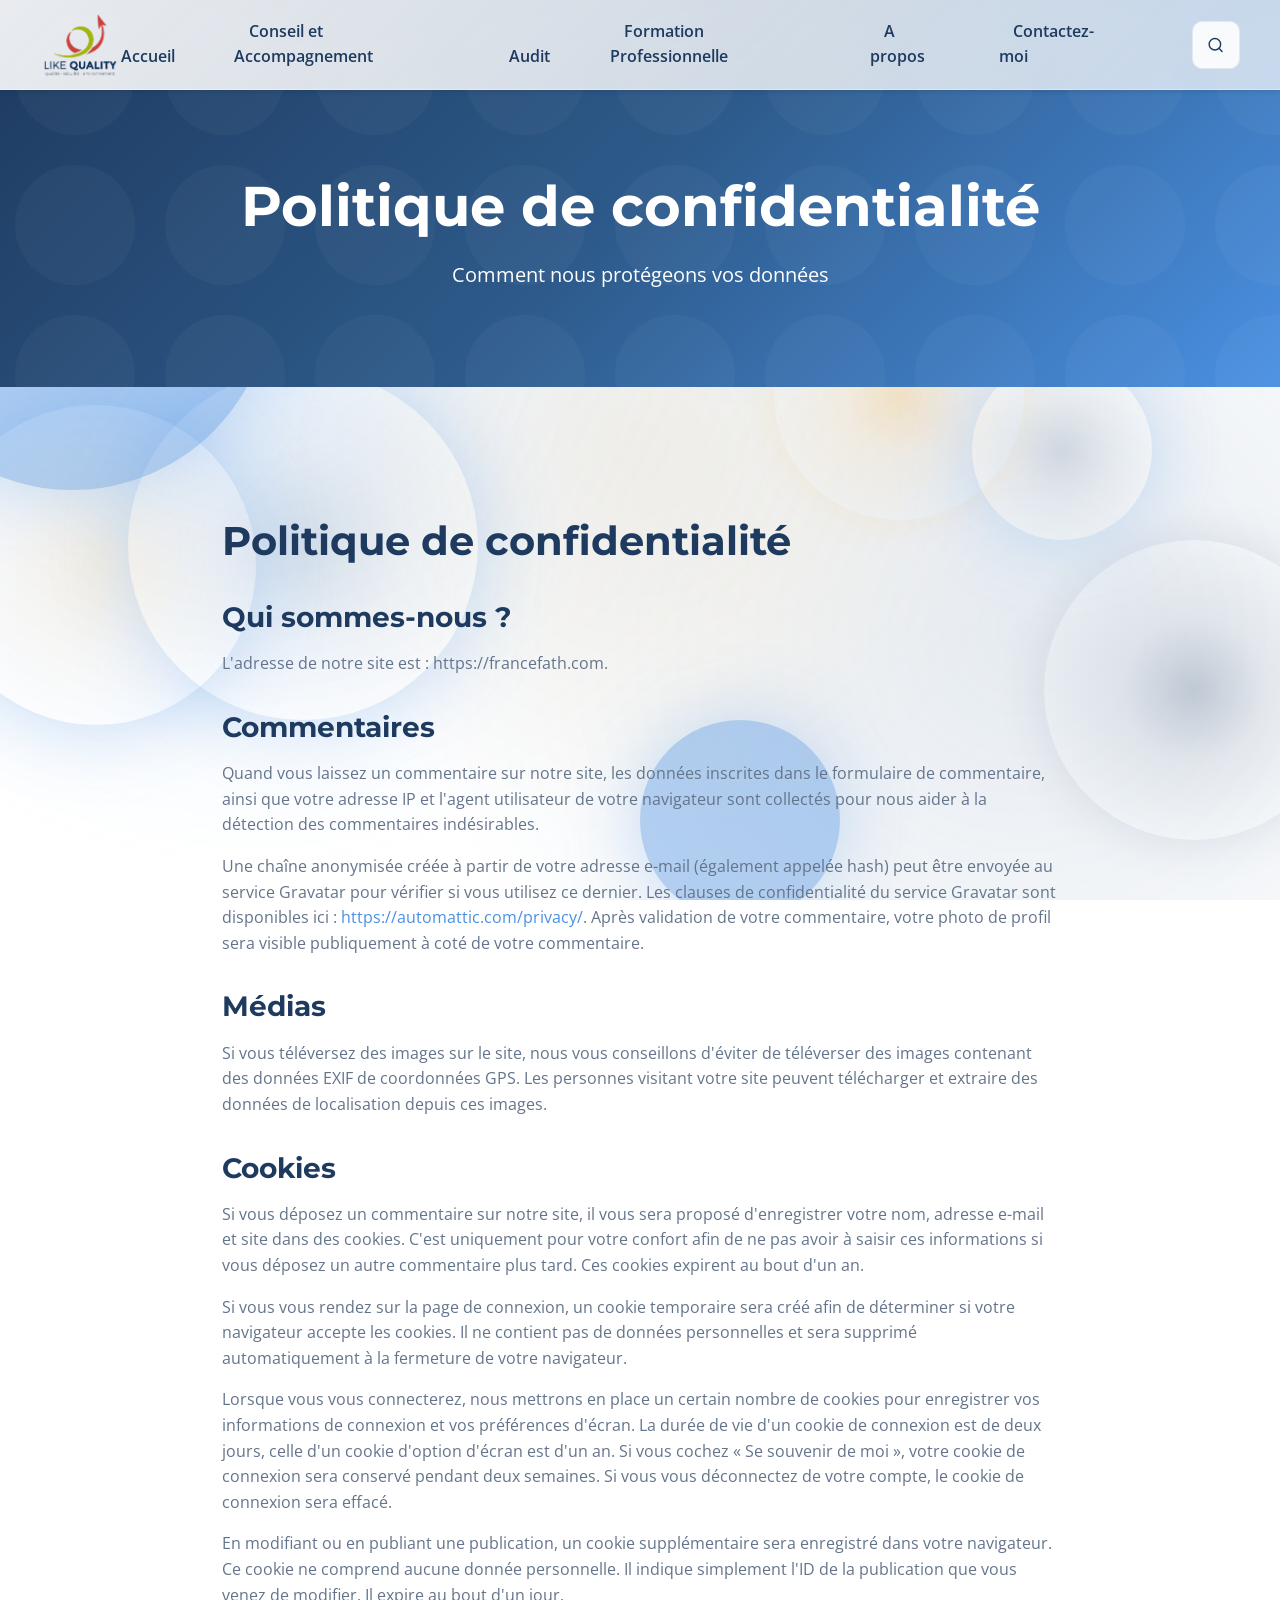
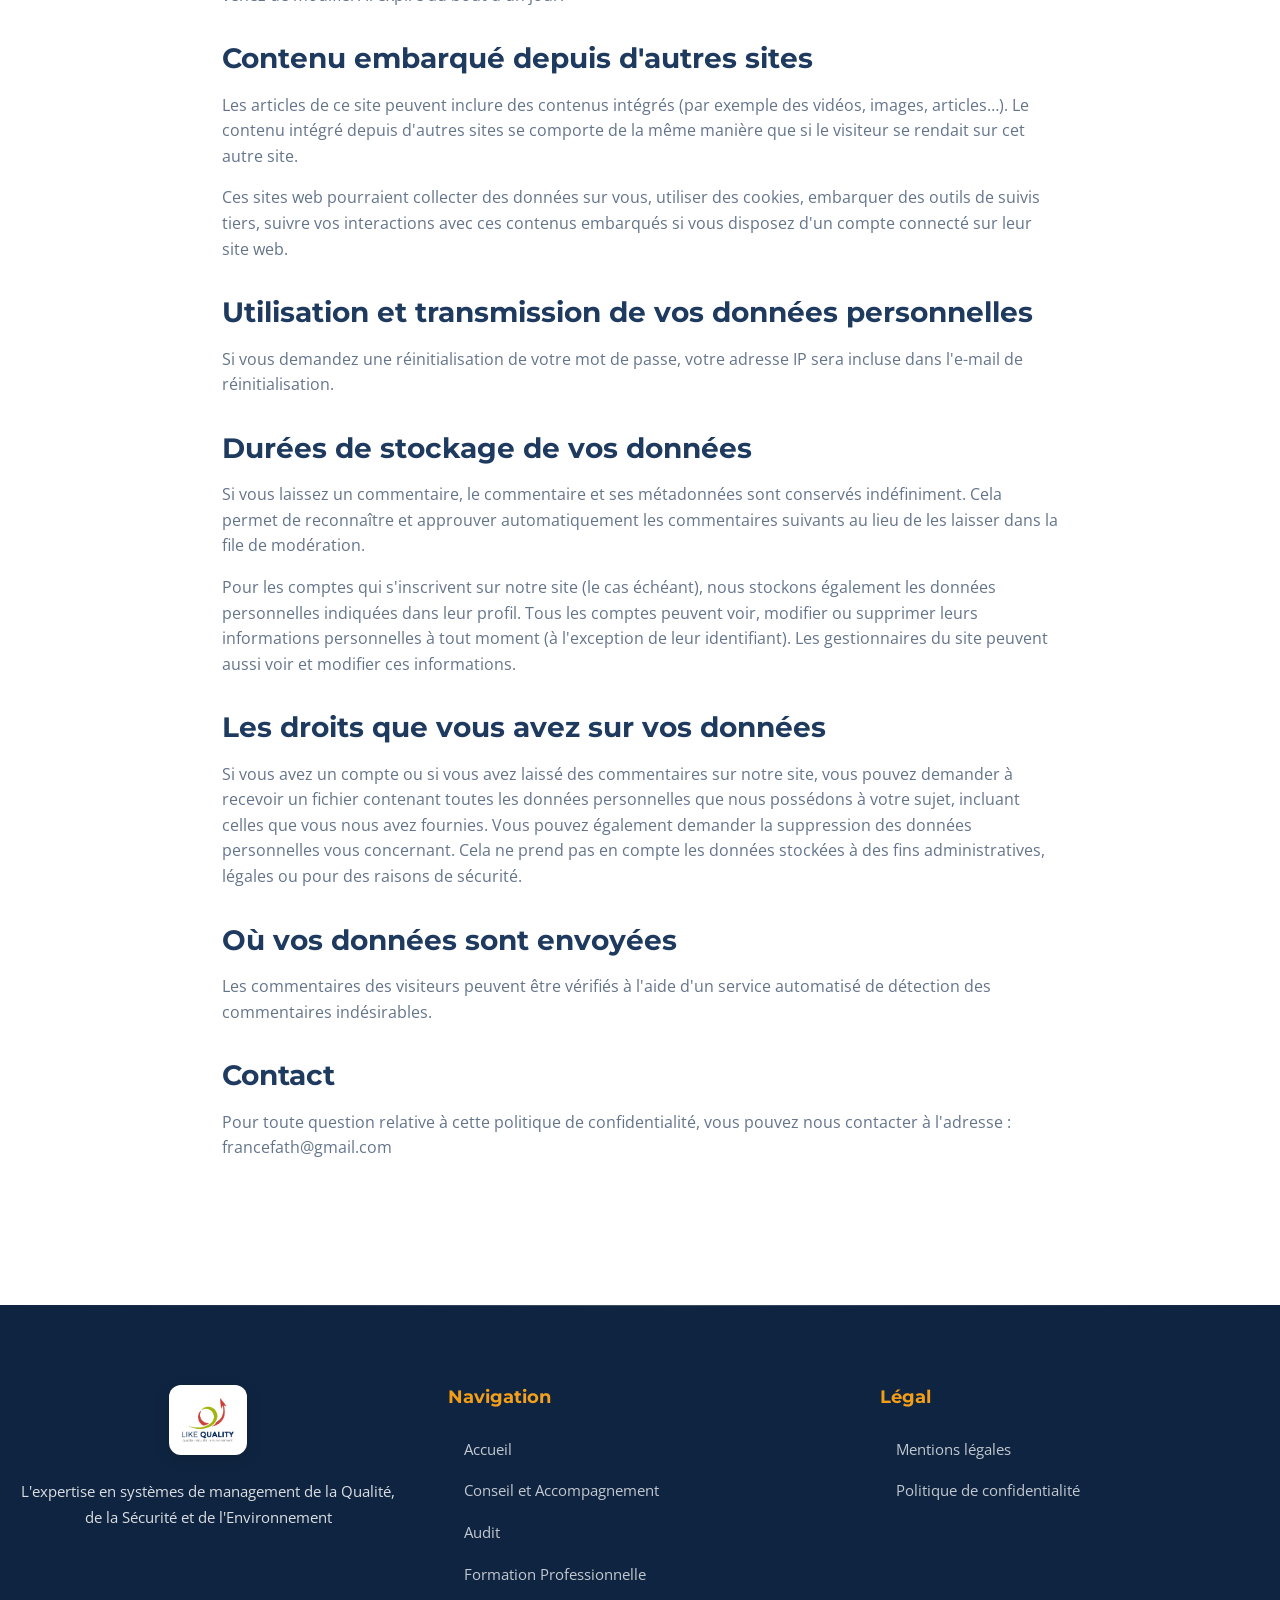
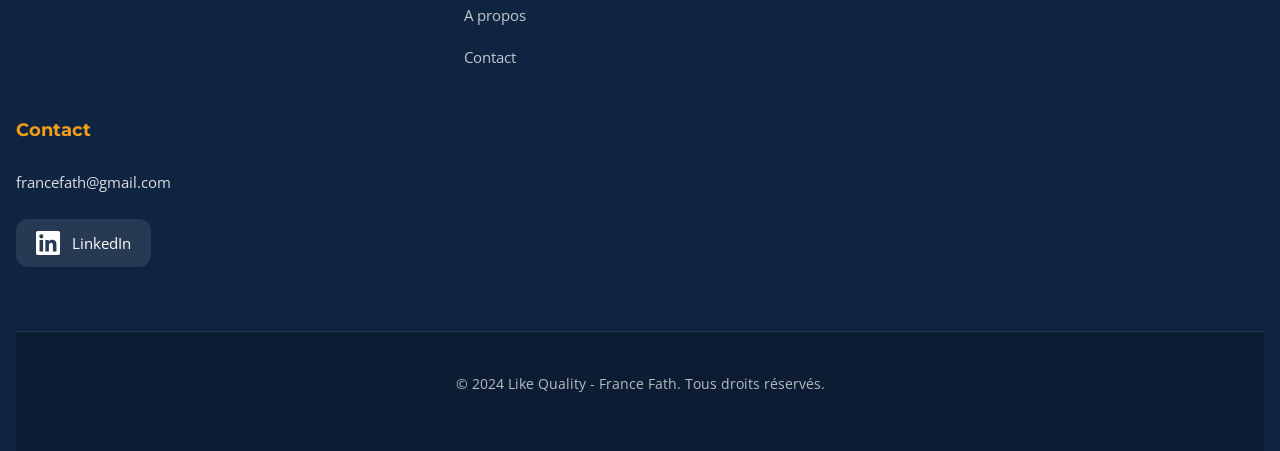
<file: politique-confidentialite.html>
<!DOCTYPE html>
<html lang="fr">
<head>
    <!-- Google tag (gtag.js) -->
    <script async src="https://www.googletagmanager.com/gtag/js?id=G-JWVWS05RTF"></script>
    <script>
        window.dataLayer = window.dataLayer || [];
        function gtag(){dataLayer.push(arguments);}
        gtag('js', new Date());

        gtag('config', 'G-JWVWS05RTF');
    </script>
    <link rel="icon" type="image/png" href="/favicon-96x96.png" sizes="96x96" />
    <link rel="icon" type="image/svg+xml" href="/favicon.svg" />
    <link rel="shortcut icon" href="/favicon.ico" />
    <link rel="apple-touch-icon" sizes="180x180" href="/apple-touch-icon.png" />
    <link rel="manifest" href="/site.webmanifest" />
    <meta charset="UTF-8">
    <meta name="viewport" content="width=device-width, initial-scale=1.0">
    <link rel="canonical" href="https://francefath.com/politique-confidentialite.html">
    <meta name="description" content="Like Quality - Politique de confidentialité">
    <meta name="keywords" content="Politique de confidentialité, Like Quality, France Fath, RGPD">
    <meta name="author" content="France Fath - Like Quality">
    <meta name="robots" content="index, follow">
    <meta property="og:title" content="Politique de confidentialité - Like Quality">
    <meta property="og:description" content="Politique de confidentialité du site Like Quality">
    <meta property="og:type" content="website">
    <meta property="og:url" content="https://francefath.com/politique-confidentialite.html">
    <meta property="og:image" content="https://francefath.com/images/logo_like_quality.jpg">
    <meta property="og:locale" content="fr_FR">
    <meta name="twitter:card" content="summary_large_image">
    <meta name="twitter:title" content="Politique de confidentialité - Like Quality">
    <meta name="twitter:description" content="Politique de confidentialité du site Like Quality">
    <meta name="twitter:image" content="https://francefath.com/images/logo_like_quality.jpg">
    <meta name="twitter:image:alt" content="Logo Like Quality - Expertise QSE">
    <title>Politique de confidentialité - Like Quality</title>
    <link rel="stylesheet" href="css/styles.css">
    <link rel="preconnect" href="https://fonts.googleapis.com">
    <link rel="preconnect" href="https://fonts.gstatic.com" crossorigin>
    <link href="https://fonts.googleapis.com/css2?family=Montserrat:wght@300;400;500;600;700;800&family=Open+Sans:wght@300;400;500;600;700&display=swap" rel="stylesheet">
    <script type="application/ld+json">
    {
        "@context": "https://schema.org",
        "@graph": [
            {
                "@type": "Organization",
                "name": "Like Quality",
                "url": "https://francefath.com",
                "logo": "https://francefath.com/images/logo_like_quality.jpg",
                "description": "L'expertise en systèmes de management de la Qualité, de la Sécurité et de l'Environnement. Conseil, audit et formation professionnelle.",
                "founder": {
                    "@type": "Person",
                    "name": "France Fath"
                }
            },
            {
                "@type": "WebPage",
                "@id": "https://francefath.com/politique-confidentialite.html",
                "url": "https://francefath.com/politique-confidentialite.html",
                "name": "Politique de confidentialité - Like Quality",
                "description": "Politique de confidentialité du site Like Quality",
                "isPartOf": {
                    "@id": "https://francefath.com/"
                },
                "inLanguage": "fr-FR"
            }
        ]
    }
    </script>
</head>
<body>
    <!-- Animation de fond subtile -->
    <div class="bg-animation" aria-hidden="true">
        <div class="bg-particle"></div>
        <div class="bg-particle"></div>
        <div class="bg-particle"></div>
        <div class="bg-particle"></div>
        <div class="bg-particle"></div>
        <div class="bg-particle"></div>
        <div class="bg-particle"></div>
        <div class="bg-particle"></div>
    </div>
    <a href="#main-content" class="skip-to-content">Aller au contenu principal</a>
    <!-- Header -->
    <header class="header">
        <nav class="nav container">
            <a href="index.html" class="logo">
                <img src="images/logo_like_quality.jpg" alt="Like Quality Logo">
            </a>
            <button class="mobile-menu-btn" aria-label="Menu">
                <span></span>
                <span></span>
                <span></span>
            </button>
            <ul class="nav-menu">
                <li><a href="index.html" class="nav-link">Accueil</a></li>
                <li><a href="conseil-accompagnement.html" class="nav-link">Conseil et Accompagnement</a></li>
                <li><a href="audit.html" class="nav-link">Audit</a></li>
                <li><a href="formation-professionnelle.html" class="nav-link">Formation Professionnelle</a></li>
                <li><a href="a-propos.html" class="nav-link">A propos</a></li>
                <li><a href="contact.html" class="nav-link">Contactez-moi</a></li>
                <li>
                    <button class="search-btn" aria-label="Rechercher">
                        <svg xmlns="http://www.w3.org/2000/svg" width="20" height="20" viewBox="0 0 24 24" fill="none" stroke="currentColor" stroke-width="2" stroke-linecap="round" stroke-linejoin="round">
                            <circle cx="11" cy="11" r="8"></circle>
                            <path d="m21 21-4.35-4.35"></path>
                        </svg>
                    </button>
                </li>
            </ul>
        </nav>
        <div class="search-modal">
            <div class="search-modal-content">
                <input type="text" placeholder="Rechercher..." class="search-input">
                <button class="search-close" aria-label="Fermer">
                    <svg xmlns="http://www.w3.org/2000/svg" width="24" height="24" viewBox="0 0 24 24" fill="none" stroke="currentColor" stroke-width="2" stroke-linecap="round" stroke-linejoin="round">
                        <path d="M18 6 6 18"></path>
                        <path d="m6 6 12 12"></path>
                    </svg>
                </button>
            </div>
        </div>
    </header>

    <main id="main-content">
        <!-- Page Header -->
        <section class="page-header">
            <div class="container">
                <h1>Politique de confidentialité</h1>
                <p>Comment nous protégeons vos données</p>
            </div>
        </section>

        <!-- Privacy Content -->
        <section class="content-section">
            <div class="container">
                <div class="legal-content fade-in">
                    <h2>Politique de confidentialité</h2>
                    
                    <h3>Qui sommes-nous ?</h3>
                    <p>L'adresse de notre site est : https://francefath.com.</p>

                    <h3>Commentaires</h3>
                    <p>Quand vous laissez un commentaire sur notre site, les données inscrites dans le formulaire de commentaire, ainsi que votre adresse IP et l'agent utilisateur de votre navigateur sont collectés pour nous aider à la détection des commentaires indésirables.</p>
                    <p>Une chaîne anonymisée créée à partir de votre adresse e-mail (également appelée hash) peut être envoyée au service Gravatar pour vérifier si vous utilisez ce dernier. Les clauses de confidentialité du service Gravatar sont disponibles ici : <a href="https://automattic.com/privacy/" target="_blank" rel="noopener noreferrer">https://automattic.com/privacy/</a>. Après validation de votre commentaire, votre photo de profil sera visible publiquement à coté de votre commentaire.</p>

                    <h3>Médias</h3>
                    <p>Si vous téléversez des images sur le site, nous vous conseillons d'éviter de téléverser des images contenant des données EXIF de coordonnées GPS. Les personnes visitant votre site peuvent télécharger et extraire des données de localisation depuis ces images.</p>

                    <h3>Cookies</h3>
                    <p>Si vous déposez un commentaire sur notre site, il vous sera proposé d'enregistrer votre nom, adresse e-mail et site dans des cookies. C'est uniquement pour votre confort afin de ne pas avoir à saisir ces informations si vous déposez un autre commentaire plus tard. Ces cookies expirent au bout d'un an.</p>
                    <p>Si vous vous rendez sur la page de connexion, un cookie temporaire sera créé afin de déterminer si votre navigateur accepte les cookies. Il ne contient pas de données personnelles et sera supprimé automatiquement à la fermeture de votre navigateur.</p>
                    <p>Lorsque vous vous connecterez, nous mettrons en place un certain nombre de cookies pour enregistrer vos informations de connexion et vos préférences d'écran. La durée de vie d'un cookie de connexion est de deux jours, celle d'un cookie d'option d'écran est d'un an. Si vous cochez « Se souvenir de moi », votre cookie de connexion sera conservé pendant deux semaines. Si vous vous déconnectez de votre compte, le cookie de connexion sera effacé.</p>
                    <p>En modifiant ou en publiant une publication, un cookie supplémentaire sera enregistré dans votre navigateur. Ce cookie ne comprend aucune donnée personnelle. Il indique simplement l'ID de la publication que vous venez de modifier. Il expire au bout d'un jour.</p>

                    <h3>Contenu embarqué depuis d'autres sites</h3>
                    <p>Les articles de ce site peuvent inclure des contenus intégrés (par exemple des vidéos, images, articles…). Le contenu intégré depuis d'autres sites se comporte de la même manière que si le visiteur se rendait sur cet autre site.</p>
                    <p>Ces sites web pourraient collecter des données sur vous, utiliser des cookies, embarquer des outils de suivis tiers, suivre vos interactions avec ces contenus embarqués si vous disposez d'un compte connecté sur leur site web.</p>

                    <h3>Utilisation et transmission de vos données personnelles</h3>
                    <p>Si vous demandez une réinitialisation de votre mot de passe, votre adresse IP sera incluse dans l'e-mail de réinitialisation.</p>

                    <h3>Durées de stockage de vos données</h3>
                    <p>Si vous laissez un commentaire, le commentaire et ses métadonnées sont conservés indéfiniment. Cela permet de reconnaître et approuver automatiquement les commentaires suivants au lieu de les laisser dans la file de modération.</p>
                    <p>Pour les comptes qui s'inscrivent sur notre site (le cas échéant), nous stockons également les données personnelles indiquées dans leur profil. Tous les comptes peuvent voir, modifier ou supprimer leurs informations personnelles à tout moment (à l'exception de leur identifiant). Les gestionnaires du site peuvent aussi voir et modifier ces informations.</p>

                    <h3>Les droits que vous avez sur vos données</h3>
                    <p>Si vous avez un compte ou si vous avez laissé des commentaires sur notre site, vous pouvez demander à recevoir un fichier contenant toutes les données personnelles que nous possédons à votre sujet, incluant celles que vous nous avez fournies. Vous pouvez également demander la suppression des données personnelles vous concernant. Cela ne prend pas en compte les données stockées à des fins administratives, légales ou pour des raisons de sécurité.</p>

                    <h3>Où vos données sont envoyées</h3>
                    <p>Les commentaires des visiteurs peuvent être vérifiés à l'aide d'un service automatisé de détection des commentaires indésirables.</p>

                    <h3>Contact</h3>
                    <p>Pour toute question relative à cette politique de confidentialité, vous pouvez nous contacter à l'adresse : francefath@gmail.com</p>
                </div>
            </div>
        </section>
    </main>

    <!-- Footer -->
    <footer class="footer">
        <div class="container">
            <div class="footer-content">
                <div class="footer-brand">
                    <img src="images/logo_like_quality.jpg" alt="Like Quality Logo" class="footer-logo">
                    <p>L'expertise en systèmes de management de la Qualité, de la Sécurité et de l'Environnement</p>
                </div>
                <div class="footer-links">
                    <h3>Navigation</h3>
                    <ul>
                        <li><a href="index.html">Accueil</a></li>
                        <li><a href="conseil-accompagnement.html">Conseil et Accompagnement</a></li>
                        <li><a href="audit.html">Audit</a></li>
                        <li><a href="formation-professionnelle.html">Formation Professionnelle</a></li>
                        <li><a href="a-propos.html">A propos</a></li>
                        <li><a href="contact.html">Contact</a></li>
                    </ul>
                </div>
                <div class="footer-legal">
                    <h3>Légal</h3>
                    <ul>
                        <li><a href="mentions-legales.html">Mentions légales</a></li>
                        <li><a href="politique-confidentialite.html">Politique de confidentialité</a></li>
                    </ul>
                </div>
                <div class="footer-contact">
                    <h3>Contact</h3>
                    <p>francefath@gmail.com</p>
                    <a href="https://www.linkedin.com/in/france-fath-42687960/" target="_blank" rel="noopener noreferrer" class="social-link">
                        <svg xmlns="http://www.w3.org/2000/svg" width="24" height="24" viewBox="0 0 24 24" fill="currentColor">
                            <path d="M20.447 20.452h-3.554v-5.569c0-1.328-.027-3.037-1.852-3.037-1.853 0-2.136 1.445-2.136 2.939v5.667H9.351V9h3.414v1.561h.046c.477-.9 1.637-1.85 3.37-1.85 3.601 0 4.267 2.37 4.267 5.455v6.286zM5.337 7.433c-1.144 0-2.063-.926-2.063-2.065 0-1.138.92-2.063 2.063-2.063 1.14 0 2.064.925 2.064 2.063 0 1.139-.925 2.065-2.064 2.065zm1.782 13.019H3.555V9h3.564v11.452zM22.225 0H1.771C.792 0 0 .774 0 1.729v20.542C0 23.227.792 24 1.771 24h20.451C23.2 24 24 23.227 24 22.271V1.729C24 .774 23.2 0 22.222 0h.003z"/>
                        </svg>
                        LinkedIn
                    </a>
                </div>
            </div>
            <div class="footer-bottom">
                <p>&copy; 2024 Like Quality - France Fath. Tous droits réservés.</p>
            </div>
        </div>
    </footer>

    <script src="js/main.js"></script>
</body>
</html>
</file>
<file: css/styles.css>
/* ============================================
   LIKE QUALITY - STYLES PRINCIPAUX
   ============================================ */

/* Variables CSS */
:root {
    --primary-color: #1e3a5f;
    --primary-dark: #0f2440;
    --primary-light: #2d5a8a;
    --secondary-color: #4a90e2;
    --secondary-light: #6ba3e8;
    --accent-color: #f39c12;
    --accent-light: #f5b041;
    --text-color: #2c3e50;
    --text-light: #64748b;
    --text-white: #fff;
    --bg-light: #f8fafc;
    --bg-white: #ffffff;
    --border-color: #e2e8f0;
    --shadow-sm: 0 1px 3px rgba(0, 0, 0, 0.08);
    --shadow-md: 0 4px 16px rgba(0, 0, 0, 0.1);
    --shadow-lg: 0 12px 32px rgba(0, 0, 0, 0.12);
    --shadow-xl: 0 20px 48px rgba(0, 0, 0, 0.15);
    --transition: all 0.4s cubic-bezier(0.4, 0, 0.2, 1);
    --transition-fast: all 0.2s cubic-bezier(0.4, 0, 0.2, 1);
    --container-width: 1600px;
    --header-height: 90px;
    --gradient-primary: linear-gradient(135deg, #1e3a5f 0%, #2d5a8a 50%, #4a90e2 100%);
    --gradient-accent: linear-gradient(135deg, #f39c12 0%, #f5b041 100%);
    --gradient-glass: linear-gradient(135deg, rgba(255, 255, 255, 0.9) 0%, rgba(255, 255, 255, 0.7) 100%);
}

/* ============================================
   ANIMATION DE FOND SUBTILE
   ============================================ */
.bg-animation {
    position: fixed;
    top: 0;
    left: 0;
    width: 100%;
    height: 100%;
    pointer-events: none;
    z-index: 1;
    overflow: hidden;
}

.bg-particle {
    position: absolute;
    border-radius: 50%;
    background: rgba(74, 144, 226, 0.4);
    animation: float-particle 25s ease-in-out infinite;
    opacity: 1;
    box-shadow: 0 0 80px rgba(74, 144, 226, 0.3);
}

.bg-particle:nth-child(1) {
    width: 400px;
    height: 400px;
    top: 10%;
    left: -10%;
    animation-delay: 0s;
    animation-duration: 30s;
}

.bg-particle:nth-child(2) {
    width: 300px;
    height: 300px;
    top: 60%;
    right: -5%;
    animation-delay: -5s;
    animation-duration: 35s;
    background: radial-gradient(circle, rgba(30, 58, 95, 0.22) 0%, rgba(30, 58, 95, 0.06) 35%, transparent 70%);
    box-shadow: 0 0 50px rgba(30, 58, 95, 0.12);
}

.bg-particle:nth-child(3) {
    width: 250px;
    height: 250px;
    top: 30%;
    right: 20%;
    animation-delay: -10s;
    animation-duration: 28s;
    background: radial-gradient(circle, rgba(243, 156, 18, 0.2) 0%, rgba(243, 156, 18, 0.05) 35%, transparent 70%);
    box-shadow: 0 0 40px rgba(243, 156, 18, 0.1);
}

.bg-particle:nth-child(4) {
    width: 350px;
    height: 350px;
    bottom: 20%;
    left: 10%;
    animation-delay: -15s;
    animation-duration: 32s;
    background: radial-gradient(circle, rgba(45, 90, 138, 0.15) 0%, rgba(45, 90, 138, 0.04) 40%, transparent 70%);
}

.bg-particle:nth-child(5) {
    width: 200px;
    height: 200px;
    top: 80%;
    left: 50%;
    animation-delay: -8s;
    animation-duration: 26s;
}

.bg-particle:nth-child(6) {
    width: 280px;
    height: 280px;
    top: 5%;
    right: 30%;
    animation-delay: -20s;
    animation-duration: 40s;
    background: radial-gradient(circle, rgba(74, 144, 226, 0.12) 0%, rgba(74, 144, 226, 0.03) 40%, transparent 70%);
}

.bg-particle:nth-child(7) {
    width: 180px;
    height: 180px;
    bottom: 40%;
    right: 10%;
    animation-delay: -12s;
    animation-duration: 22s;
    background: radial-gradient(circle, rgba(30, 58, 95, 0.14) 0%, rgba(30, 58, 95, 0.04) 40%, transparent 70%);
}

.bg-particle:nth-child(8) {
    width: 320px;
    height: 320px;
    top: 45%;
    left: -5%;
    animation-delay: -25s;
    animation-duration: 38s;
    background: radial-gradient(circle, rgba(243, 156, 18, 0.1) 0%, rgba(243, 156, 18, 0.03) 40%, transparent 70%);
}

@keyframes float-particle {
    0%, 100% {
        transform: translate(0, 0) scale(1);
        opacity: 0.7;
    }
    25% {
        transform: translate(30px, -30px) scale(1.05);
        opacity: 1;
    }
    50% {
        transform: translate(-20px, 20px) scale(0.95);
        opacity: 0.8;
    }
    75% {
        transform: translate(20px, 10px) scale(1.02);
        opacity: 0.9;
    }
}

/* Animation réduite pour les utilisateurs sensibles aux mouvements */
@media (prefers-reduced-motion: reduce) {
    .bg-particle {
        animation: none;
        opacity: 0.5;
    }
}

/* Reset et Base */
* {
    margin: 0;
    padding: 0;
    box-sizing: border-box;
}

html {
    scroll-behavior: smooth;
    font-size: 16px;
}

body {
    font-family: 'Open Sans', Arial, sans-serif;
    line-height: 1.6;
    color: var(--text-color);
    background-color: transparent;
    overflow-x: hidden;
    transition: opacity 0.3s ease;
    isolation: isolate;
}

body::before {
    content: '';
    position: fixed;
    top: 0;
    left: 0;
    width: 100%;
    height: 100%;
    z-index: 0;
    pointer-events: none;
    background: radial-gradient(circle at 20% 30%, rgba(74, 144, 226, 0.15) 0%, transparent 50%),
                radial-gradient(circle at 80% 70%, rgba(45, 90, 138, 0.12) 0%, transparent 50%),
                radial-gradient(circle at 50% 50%, rgba(243, 156, 18, 0.08) 0%, transparent 50%);
    animation: gradient-shift 15s ease-in-out infinite;
}

.bg-animation-overlay {
    position: fixed;
    top: 0;
    left: 0;
    width: 100%;
    height: 100%;
    z-index: 0;
    pointer-events: none;
    background: radial-gradient(circle at 20% 30%, rgba(74, 144, 226, 0.2) 0%, transparent 50%),
                radial-gradient(circle at 80% 70%, rgba(45, 90, 138, 0.15) 0%, transparent 50%),
                radial-gradient(circle at 50% 50%, rgba(243, 156, 18, 0.1) 0%, transparent 50%);
    animation: gradient-shift 15s ease-in-out infinite;
}

@keyframes gradient-shift {
    0%, 100% {
        opacity: 0.8;
        transform: scale(1);
    }
    50% {
        opacity: 1;
        transform: scale(1.02);
    }
}

/* Fond blanc sur le contenu principal */
.header {
    position: relative;
    z-index: 10;
    background: var(--gradient-glass);
}

main {
    position: relative;
    z-index: 10;
    background: transparent;
}

.hero {
    background: var(--gradient-primary);
}

.services {
    background: var(--bg-light);
}

.values {
    background: transparent;
}

.qse {
    background: var(--bg-light);
}

.cta-section {
    background: var(--gradient-primary);
}

.footer {
    position: relative;
    z-index: 10;
    background: var(--primary-dark);
}

h1, h2, h3, h4, h5, h6 {
    font-family: 'Montserrat', Arial, sans-serif;
    font-weight: 700;
    line-height: 1.3;
    margin-bottom: 1rem;
    color: var(--primary-color);
}

h1 { font-size: clamp(2rem, 5vw, 3.5rem); }
h2 { font-size: clamp(1.75rem, 4vw, 2.5rem); }
h3 { font-size: clamp(1.25rem, 3vw, 1.75rem); }
h4 { font-size: clamp(1rem, 2.5vw, 1.5rem); }

p {
    margin-bottom: 1rem;
}

a {
    color: var(--secondary-color);
    text-decoration: none;
    transition: var(--transition);
}

a:hover {
    color: var(--primary-light);
}

img {
    max-width: 100%;
    height: auto;
    display: block;
}

ul {
    list-style: none;
}

/* Container */
.container {
    max-width: var(--container-width);
    margin: 0 auto;
    padding: 0 1rem;
}

/* ============================================
   HEADER
   ============================================ */
.header {
    position: fixed;
    top: 0;
    left: 0;
    right: 0;
    background: var(--gradient-glass);
    backdrop-filter: blur(20px);
    -webkit-backdrop-filter: blur(20px);
    box-shadow: var(--shadow-md);
    z-index: 1000;
    height: var(--header-height);
    border-bottom: 1px solid rgba(255, 255, 255, 0.3);
}

.nav {
    display: flex;
    align-items: center;
    justify-content: space-between;
    height: 100%;
    padding: 0 3rem;
}

.logo img {
    height: 75px;
    width: auto;
    transition: var(--transition);
}

.logo:hover img {
    transform: scale(1.05);
}

.nav-menu {
    display: flex;
    align-items: center;
    gap: 3rem;
}

.nav-link {
    color: var(--primary-color);
    font-weight: 600;
    font-size: 1.05rem;
    position: relative;
    padding: 0.75rem 1rem;
    transition: var(--transition-fast);
    border-radius: 8px;
}

.nav-link::before {
    content: '';
    position: absolute;
    bottom: 0;
    left: 50%;
    width: 0;
    height: 3px;
    background: var(--gradient-primary);
    transition: var(--transition);
    transform: translateX(-50%);
    border-radius: 2px;
}

.nav-link:hover::before,
.nav-link.active::before {
    width: 80%;
}

.nav-link:hover {
    color: var(--secondary-color);
    background: rgba(74, 144, 226, 0.08);
}

.nav-link.active {
    color: var(--secondary-color);
    background: rgba(74, 144, 226, 0.12);
}

.search-btn {
    background: var(--bg-light);
    border: 1px solid var(--border-color);
    cursor: pointer;
    color: var(--primary-color);
    padding: 0.9rem;
    border-radius: 10px;
    transition: var(--transition-fast);
    margin-left: 1.5rem;
    display: flex;
    align-items: center;
    justify-content: center;
    height: 48px;
    width: 48px;
}

.search-btn:hover {
    background: var(--secondary-color);
    color: var(--text-white);
    border-color: var(--secondary-color);
    transform: translateY(-2px);
    box-shadow: var(--shadow-md);
}

.mobile-menu-btn {
    display: none;
    flex-direction: column;
    gap: 6px;
    background: var(--bg-light);
    border: 1px solid var(--border-color);
    cursor: pointer;
    padding: 0.9rem;
    border-radius: 10px;
    transition: var(--transition-fast);
    align-items: center;
    justify-content: center;
    height: 48px;
    width: 48px;
}

.mobile-menu-btn:hover {
    background: var(--secondary-color);
    border-color: var(--secondary-color);
}

.mobile-menu-btn:hover span {
    background: var(--text-white);
}

.mobile-menu-btn span {
    width: 28px;
    height: 3px;
    background: var(--primary-color);
    transition: var(--transition);
    border-radius: 2px;
}

/* Search Modal */
.search-modal {
    position: fixed;
    top: 0;
    left: 0;
    right: 0;
    bottom: 0;
    background: rgba(0, 0, 0, 0.8);
    display: flex;
    align-items: center;
    justify-content: center;
    z-index: 2000;
    opacity: 0;
    visibility: hidden;
    transition: var(--transition);
}

.search-modal.active {
    opacity: 1;
    visibility: visible;
}

.search-modal-content {
    background: var(--bg-white);
    padding: 2rem;
    border-radius: 8px;
    display: flex;
    align-items: center;
    gap: 1rem;
    width: 90%;
    max-width: 600px;
}

.search-input {
    flex: 1;
    padding: 1rem;
    border: 2px solid var(--border-color);
    border-radius: 4px;
    font-size: 1rem;
    outline: none;
    transition: var(--transition);
}

.search-input:focus {
    border-color: var(--secondary-color);
}

.search-close {
    background: none;
    border: none;
    cursor: pointer;
    color: var(--text-light);
    padding: 0.5rem;
    transition: var(--transition);
}

.search-close:hover {
    color: var(--text-color);
}

/* ============================================
   HERO SECTION
   ============================================ */
.hero {
    position: relative;
    min-height: 90vh;
    display: flex;
    align-items: center;
    background: var(--gradient-primary);
    color: var(--text-white);
    margin-top: var(--header-height);
    overflow: hidden;
}

.hero::before {
    content: '';
    position: absolute;
    top: 0;
    left: 0;
    right: 0;
    bottom: 0;
    background: url('data:image/svg+xml,<svg xmlns="http://www.w3.org/2000/svg" viewBox="0 0 100 100"><circle cx="50" cy="50" r="40" fill="rgba(255,255,255,0.03)"/></svg>');
    background-size: 150px 150px;
    animation: float 30s ease-in-out infinite;
}

.hero::after {
    content: '';
    position: absolute;
    top: 0;
    left: 0;
    right: 0;
    bottom: 0;
    background: radial-gradient(circle at 85% 15%, rgba(255,255,255,0.1) 0%, transparent 55%);
    animation: pulse-hero 8s ease-in-out infinite;
    pointer-events: none;
}

.hero-content {
    text-align: center;
    max-width: 900px;
    margin: 0 auto;
    padding: 4rem 2rem;
    position: relative;
    z-index: 1;
}

.hero-logo {
    width: 280px;
    height: auto;
    margin: 0 auto 2.5rem;
    border-radius: 50px;
    background: rgba(255, 255, 255, 0.95);
    padding: 20px;
    box-shadow: var(--shadow-xl);
}

.hero-title {
    color: var(--text-white);
    margin-bottom: 1.5rem;
    font-weight: 800;
    text-shadow: 0 2px 20px rgba(0, 0, 0, 0.2);
    animation: fadeInUp 1s ease-out 0.2s both;
}

.hero-slogan {
    font-size: clamp(1.1rem, 2.5vw, 1.5rem);
    margin-bottom: 3rem;
    opacity: 0.95;
    line-height: 1.8;
    animation: fadeInUp 1s ease-out 0.4s both;
}

@keyframes float {
    0%, 100% { transform: translateY(0) rotate(0deg); }
    50% { transform: translateY(-30px) rotate(5deg); }
}

@keyframes pulse {
    0%, 100% { opacity: 0.5; transform: scale(1); }
    50% { opacity: 0.8; transform: scale(1.1); }
}

@keyframes pulse-hero {
    0%, 100% { opacity: 0.5; }
    50% { opacity: 0.8; }
}

@keyframes fadeInUp {
    from {
        opacity: 0;
        transform: translateY(40px);
    }
    to {
        opacity: 1;
        transform: translateY(0);
    }
}

/* ============================================
   BUTTONS
   ============================================ */
.btn {
    display: inline-flex;
    align-items: center;
    justify-content: center;
    padding: 1rem 2.5rem;
    font-family: 'Montserrat', Arial, sans-serif;
    font-weight: 600;
    font-size: 1rem;
    border: none;
    border-radius: 12px;
    cursor: pointer;
    transition: var(--transition);
    text-decoration: none;
    position: relative;
    overflow: hidden;
    box-shadow: var(--shadow-md);
}

.btn::before {
    content: '';
    position: absolute;
    top: 0;
    left: -100%;
    width: 100%;
    height: 100%;
    background: linear-gradient(90deg, transparent, rgba(255, 255, 255, 0.3), transparent);
    transition: var(--transition);
}

.btn:hover::before {
    left: 100%;
}

.btn-primary {
    background: var(--gradient-accent);
    color: var(--text-white);
}

.btn-primary:hover {
    transform: translateY(-3px);
    box-shadow: var(--shadow-lg);
}

.btn-secondary {
    background: var(--gradient-primary);
    color: var(--text-white);
}

.btn-secondary:hover {
    transform: translateY(-3px);
    box-shadow: var(--shadow-lg);
}

/* ============================================
   SERVICES SECTION
   ============================================ */
.services {
    padding: 8rem 0;
    background: var(--bg-light);
}

.section-title {
    text-align: center;
    margin-bottom: 4rem;
    position: relative;
    font-size: clamp(2rem, 4vw, 2.5rem);
}

.section-title::after {
    content: '';
    display: block;
    width: 100px;
    height: 4px;
    background: var(--gradient-primary);
    margin: 1.5rem auto 0;
    border-radius: 2px;
}

.service-card {
    background: var(--bg-white);
    border-radius: 20px;
    overflow: hidden;
    box-shadow: var(--shadow-md);
    margin-bottom: 4rem;
    display: grid;
    grid-template-columns: 1fr 1fr;
    gap: 0;
    transition: var(--transition);
    position: relative;
}

.service-card::before {
    content: '';
    position: absolute;
    top: 0;
    left: 0;
    right: 0;
    bottom: 0;
    background: var(--gradient-primary);
    opacity: 0;
    transition: var(--transition);
    z-index: 0;
}

.service-card:hover {
    box-shadow: var(--shadow-xl);
    transform: translateY(-10px);
}

.service-card:hover::before {
    opacity: 0.03;
}

.service-card:nth-child(even) {
    direction: rtl;
}

.service-card:nth-child(even) .service-content {
    direction: ltr;
}

.service-image {
    overflow: hidden;
    position: relative;
}

.service-image::after {
    content: '';
    position: absolute;
    top: 0;
    left: 0;
    right: 0;
    bottom: 0;
    background: linear-gradient(135deg, rgba(30, 58, 95, 0.2) 0%, rgba(74, 144, 226, 0.2) 100%);
    opacity: 0;
    transition: var(--transition);
}

.service-card:hover .service-image::after {
    opacity: 1;
}

.service-image img {
    width: 100%;
    height: 100%;
    object-fit: cover;
    transition: var(--transition);
}

.service-card:hover .service-image img {
    transform: scale(1.1);
}

.service-content {
    padding: 3.5rem;
    display: flex;
    flex-direction: column;
    justify-content: center;
    position: relative;
    z-index: 1;
}

.service-content h3 {
    font-size: 1.75rem;
    margin-bottom: 1rem;
    background: var(--gradient-primary);
    -webkit-background-clip: text;
    -webkit-text-fill-color: transparent;
    background-clip: text;
}

.service-subtitle {
    color: var(--secondary-color);
    font-size: 1.15rem;
    margin: 1.5rem 0 0.75rem;
    font-weight: 600;
}

.service-text {
    color: var(--text-light);
    margin-bottom: 1rem;
    line-height: 1.8;
}

.service-list {
    margin: 1rem 0;
    padding-left: 1.5rem;
}

.service-list li {
    position: relative;
    padding-left: 1.5rem;
    margin-bottom: 0.75rem;
    color: var(--text-light);
    line-height: 1.6;
}

.service-list li::before {
    content: '✓';
    position: absolute;
    left: 0;
    color: var(--accent-color);
    font-weight: bold;
    font-size: 1rem;
}

/* ============================================
   VALUES SECTION
   ============================================ */
.values {
    padding: 8rem 0;
    background: var(--bg-white);
}

.values-intro {
    text-align: center;
    margin-bottom: 5rem;
}

.values-image {
    width: 100%;
    max-width: 450px;
    height: auto;
    margin: 0 auto 2rem;
    border-radius: 20px;
    box-shadow: var(--shadow-lg);
    transition: var(--transition);
}

.values-image:hover {
    transform: scale(1.02);
    box-shadow: var(--shadow-xl);
}

.values-grid {
    display: grid;
    grid-template-columns: repeat(4, 1fr);
    gap: 2rem;
}

.value-card {
    background: var(--bg-light);
    padding: 3rem 2rem;
    border-radius: 20px;
    text-align: center;
    transition: var(--transition);
    border: 2px solid transparent;
    position: relative;
    overflow: hidden;
    box-shadow: var(--shadow-md);
}

.value-card::before {
    content: '';
    position: absolute;
    top: 0;
    left: 0;
    right: 0;
    height: 4px;
    background: var(--gradient-accent);
    transform: scaleX(0);
    transition: var(--transition);
}

.value-card:hover {
    transform: translateY(-8px);
    box-shadow: var(--shadow-lg);
    background: var(--bg-white);
    border-color: var(--border-color);
}

.value-card:hover::before {
    transform: scaleX(1);
}

.value-card h3 {
    font-size: 1.15rem;
    margin-bottom: 1.25rem;
    color: var(--primary-color);
    font-weight: 700;
    line-height: 1.4;
}

.value-card p {
    color: var(--text-light);
    font-size: 0.95rem;
    line-height: 1.7;
}

/* ============================================
   QSE SECTION
   ============================================ */
.qse {
    padding: 8rem 0;
    background: var(--bg-light);
}

.qse-grid {
    display: grid;
    grid-template-columns: repeat(4, 1fr);
    gap: 2rem;
    margin-bottom: 4rem;
}

.qse-card {
    background: var(--bg-white);
    padding: 3rem 2rem;
    border-radius: 20px;
    box-shadow: var(--shadow-md);
    transition: var(--transition);
    position: relative;
    overflow: hidden;
    border: 2px solid transparent;
}

.qse-card::before {
    content: '';
    position: absolute;
    top: 0;
    left: 0;
    right: 0;
    height: 4px;
    background: var(--gradient-primary);
    transform: scaleX(0);
    transition: var(--transition);
}

.qse-card::after {
    content: '';
    position: absolute;
    bottom: -50%;
    right: -50%;
    width: 100%;
    height: 100%;
    background: radial-gradient(circle, rgba(74, 144, 226, 0.1) 0%, transparent 70%);
    opacity: 0;
    transition: var(--transition);
}

.qse-card:hover {
    transform: translateY(-8px);
    box-shadow: var(--shadow-lg);
    border-color: var(--border-color);
}

.qse-card:hover::before {
    transform: scaleX(1);
}

.qse-card:hover::after {
    opacity: 1;
}

.qse-card h3 {
    margin-bottom: 1.25rem;
    font-size: 1.25rem;
    background: var(--gradient-primary);
    -webkit-background-clip: text;
    -webkit-text-fill-color: transparent;
    background-clip: text;
    position: relative;
    z-index: 1;
}

.qse-card p {
    color: var(--text-light);
    font-size: 0.95rem;
    line-height: 1.7;
    position: relative;
    z-index: 1;
}

.qse-cta {
    text-align: center;
}

/* ============================================
   CTA SECTION
   ============================================ */
.cta-section {
    padding: 8rem 0;
    background: var(--gradient-primary);
    color: var(--text-white);
    text-align: center;
    position: relative;
    overflow: hidden;
}

.cta-section::before {
    content: '';
    position: absolute;
    top: -50%;
    left: -50%;
    width: 200%;
    height: 200%;
    background: radial-gradient(circle, rgba(255, 255, 255, 0.1) 0%, transparent 50%);
    animation: pulse 10s ease-in-out infinite;
}

.cta-section h2 {
    color: var(--text-white);
    margin-bottom: 1.5rem;
    position: relative;
    z-index: 1;
}

.cta-section p {
    font-size: 1.25rem;
    margin-bottom: 2.5rem;
    opacity: 0.95;
    position: relative;
    z-index: 1;
    line-height: 1.8;
}

/* ============================================
   BACK TO TOP
   ============================================ */
.back-to-top {
    position: fixed;
    bottom: 30px;
    right: 30px;
    width: 50px;
    height: 50px;
    background: var(--accent-color);
    color: white;
    border: none;
    border-radius: 50%;
    cursor: pointer;
    opacity: 0;
    visibility: hidden;
    transition: all 0.3s ease;
    z-index: 999;
    display: flex;
    align-items: center;
    justify-content: center;
    box-shadow: 0 4px 12px rgba(0, 0, 0, 0.2);
}

.back-to-top.visible {
    opacity: 1;
    visibility: visible;
}

.back-to-top:hover {
    background: #e67e22;
    transform: translateY(-3px);
    box-shadow: 0 6px 16px rgba(0, 0, 0, 0.3);
}

/* ============================================
   FOOTER
   ============================================ */
.footer {
    background: var(--primary-dark);
    color: var(--text-white);
    padding: 5rem 0 0;
    position: relative;
    overflow: hidden;
}

.footer::before {
    content: '';
    position: absolute;
    top: 0;
    left: 0;
    right: 0;
    height: 1px;
    background: linear-gradient(90deg, transparent, rgba(255, 255, 255, 0.2), transparent);
}

.footer-content {
    display: grid;
    grid-template-columns: repeat(auto-fit, minmax(280px, 1fr));
    gap: 3rem;
    margin-bottom: 4rem;
}

.footer-brand {
    text-align: center;
}

.footer-logo {
    height: 70px;
    margin: 0 auto 1.5rem;
    transition: var(--transition);
    background: var(--bg-white);
    padding: 10px;
    border-radius: 12px;
    box-shadow: var(--shadow-md);
}

.footer-logo:hover {
    transform: scale(1.05);
    box-shadow: var(--shadow-lg);
}

.footer-brand p {
    opacity: 0.85;
    font-size: 0.95rem;
    line-height: 1.7;
}

.footer-links h3,
.footer-legal h3,
.footer-contact h3 {
    color: var(--text-white);
    font-size: 1.15rem;
    margin-bottom: 1.75rem;
    background: var(--gradient-accent);
    -webkit-background-clip: text;
    -webkit-text-fill-color: transparent;
    background-clip: text;
    font-weight: 700;
}

.footer-links ul,
.footer-legal ul {
    display: flex;
    flex-direction: column;
    gap: 1rem;
}

.footer-links a,
.footer-legal a {
    color: rgba(255, 255, 255, 0.75);
    font-size: 0.95rem;
    transition: var(--transition-fast);
    position: relative;
    padding-left: 1rem;
}

.footer-links a::before,
.footer-legal a::before {
    content: '→';
    position: absolute;
    left: 0;
    opacity: 0;
    transition: var(--transition-fast);
    color: var(--accent-color);
}

.footer-links a:hover,
.footer-legal a:hover {
    color: var(--text-white);
    padding-left: 1.5rem;
}

.footer-links a:hover::before,
.footer-legal a:hover::before {
    opacity: 1;
}

.footer-contact p {
    opacity: 0.85;
    margin-bottom: 1.5rem;
    font-size: 0.95rem;
}

.social-link {
    display: inline-flex;
    align-items: center;
    gap: 0.75rem;
    color: var(--text-white) !important;
    font-size: 0.95rem;
    padding: 0.75rem 1.25rem;
    background: rgba(255, 255, 255, 0.1);
    border-radius: 12px;
    transition: var(--transition);
}

.social-link svg {
    width: 24px;
    height: 24px;
}

.social-link:hover {
    background: var(--accent-color);
    transform: translateY(-2px);
    box-shadow: var(--shadow-md);
}

.footer-bottom {
    text-align: center;
    padding: 2.5rem;
    border-top: 1px solid rgba(255, 255, 255, 0.1);
    background: rgba(0, 0, 0, 0.2);
}

.footer-bottom p {
    font-size: 0.9rem;
    opacity: 0.7;
}

/* ============================================
   PAGE HEADER
   ============================================ */
.page-header {
    background: var(--gradient-primary);
    color: var(--text-white);
    padding: calc(var(--header-height) + 5rem) 0 5rem;
    text-align: center;
    position: relative;
    overflow: hidden;
}

.page-header::before {
    content: '';
    position: absolute;
    top: 0;
    left: 0;
    right: 0;
    bottom: 0;
    background: url('data:image/svg+xml,<svg xmlns="http://www.w3.org/2000/svg" viewBox="0 0 100 100"><circle cx="50" cy="50" r="40" fill="rgba(255,255,255,0.03)"/></svg>');
    background-size: 150px 150px;
    animation: float 30s ease-in-out infinite;
}

.page-header h1 {
    color: var(--text-white);
    margin-bottom: 1rem;
    position: relative;
    z-index: 1;
    animation: fadeInUp 1s ease-out;
}

.page-header p {
    font-size: 1.25rem;
    opacity: 0.95;
    position: relative;
    z-index: 1;
    animation: fadeInUp 1s ease-out 0.2s both;
}

/* Breadcrumbs */
.breadcrumbs {
    background: var(--bg-light);
    padding: 1rem 0;
    border-bottom: 1px solid var(--border-color);
}

.breadcrumbs-container {
    display: flex;
    align-items: center;
    gap: 0.5rem;
    font-size: 0.9rem;
    color: var(--text-light);
}

.breadcrumbs a {
    color: var(--secondary-color);
    text-decoration: none;
    transition: var(--transition-fast);
}

.breadcrumbs a:hover {
    color: var(--primary-color);
}

.breadcrumbs span {
    color: var(--text-light);
}

.breadcrumbs .separator {
    color: var(--text-light);
    opacity: 0.5;
}

/* ============================================
   CONTENT SECTIONS
   ============================================ */
.content-section {
    padding: 6rem 0;
    counter-reset: content-block;
}

.content-section .container {
    display: flex;
    flex-direction: column;
    gap: 3rem;
}

.content-block {
    max-width: 900px;
    margin: 0 auto;
    background: var(--bg-white);
    border-radius: 20px;
    padding: 3rem;
    box-shadow: var(--shadow-md);
    border-left: 5px solid var(--accent-color);
    transition: var(--transition);
    position: relative;
    overflow: hidden;
}

/* Sous-sections imbriquées */
.content-block .content-block {
    max-width: 100%;
    margin: 2rem 0 0 0;
    background: var(--bg-light);
    border-radius: 12px;
    padding: 1.5rem 2rem;
    box-shadow: none;
    border-left: 3px solid var(--secondary-color);
    border-top: 1px solid rgba(0, 0, 0, 0.05);
    border-right: 1px solid rgba(0, 0, 0, 0.05);
    border-bottom: 1px solid rgba(0, 0, 0, 0.05);
}

.content-block .content-block:first-child {
    margin-top: 1.5rem;
}

.content-block .content-block::before {
    display: none;
}

.content-block .content-block:hover {
    transform: none;
    box-shadow: none;
}

.content-block::before {
    content: '';
    position: absolute;
    top: 0;
    right: 0;
    width: 150px;
    height: 150px;
    background: radial-gradient(circle, rgba(74, 144, 226, 0.06) 0%, transparent 70%);
    opacity: 0;
    transition: var(--transition);
}

.content-block:hover {
    transform: translateY(-6px);
    box-shadow: var(--shadow-xl);
}

.content-block:hover::before {
    opacity: 1;
}

.content-block h3 {
    color: var(--primary-color);
    margin-bottom: 2rem;
    font-size: clamp(1.35rem, 3vw, 1.6rem);
    display: flex;
    align-items: center;
    gap: 1rem;
    position: relative;
    padding-bottom: 1rem;
}

/* Style des h4 dans les sous-sections imbriquées */
.content-block .content-block h4 {
    color: var(--secondary-color);
    margin-bottom: 1rem;
    font-size: 1.15rem;
    font-weight: 600;
    display: block;
    padding-bottom: 0.5rem;
    border-bottom: 2px solid rgba(74, 144, 226, 0.2);
}

.content-block .content-block h4::before,
.content-block .content-block h4::after {
    display: none;
}

.content-block h3::before {
    counter-increment: content-block;
    content: counter(content-block);
    display: inline-flex;
    align-items: center;
    justify-content: center;
    width: 36px;
    height: 36px;
    min-width: 36px;
    background: var(--gradient-accent);
    color: var(--text-white);
    font-size: 0.95rem;
    font-weight: 700;
    border-radius: 10px;
    font-family: 'Montserrat', Arial, sans-serif;
    box-shadow: 0 4px 12px rgba(243, 156, 18, 0.3);
}

.content-block h3::after {
    content: '';
    position: absolute;
    bottom: 0;
    left: 52px;
    width: 60px;
    height: 4px;
    background: var(--gradient-accent);
    border-radius: 2px;
}

.content-block ul {
    padding-left: 0;
    list-style: none;
    display: flex;
    flex-direction: column;
    gap: 1rem;
}

.content-block li {
    position: relative;
    padding-left: 2.25rem;
    color: var(--text-light);
    line-height: 1.7;
    font-size: 1.05rem;
    transition: var(--transition-fast);
}

.content-block li::before {
    content: '';
    position: absolute;
    left: 0;
    top: 0.5rem;
    width: 10px;
    height: 10px;
    background: var(--gradient-accent);
    border-radius: 50%;
    transition: var(--transition-fast);
}

.content-block li:hover {
    color: var(--text-color);
    padding-left: 2.5rem;
}

.content-block li:hover::before {
    transform: scale(1.3);
    box-shadow: 0 0 0 4px rgba(243, 156, 18, 0.2);
}

.content-block p {
    color: var(--text-light);
    line-height: 1.8;
    font-size: 1.05rem;
}

.content-block p + p {
    margin-top: 1rem;
}

/* ============================================
   PARTNERS
   ============================================ */
.partners {
    padding: 6rem 0;
    background: transparent;
}

.partners .container {
    background: rgba(255, 255, 255, 0.5);
    border-radius: 20px;
    padding: 4rem 3rem;
    box-shadow: var(--shadow-md);
    backdrop-filter: blur(10px);
    -webkit-backdrop-filter: blur(10px);
}

.partners h2 {
    text-align: center;
    margin-bottom: 3rem;
    position: relative;
    padding-bottom: 1.5rem;
}

.partners h2::after {
    content: '';
    position: absolute;
    bottom: 0;
    left: 50%;
    transform: translateX(-50%);
    width: 80px;
    height: 4px;
    background: var(--gradient-accent);
    border-radius: 2px;
}

.partners-grid {
    display: flex;
    flex-wrap: wrap;
    justify-content: center;
    gap: 4rem;
    align-items: center;
}

.partners-grid a,
.partners-grid img {
    display: flex;
    align-items: center;
    justify-content: center;
}

.partner-logo {
    max-height: 120px;
    width: auto;
    opacity: 0.7;
    transition: var(--transition);
    padding: 1.5rem;
    background: var(--bg-light);
    border-radius: 16px;
}

.partner-logo:hover {
    opacity: 1;
    transform: scale(1.08);
    box-shadow: var(--shadow-md);
    background: var(--bg-white);
}

/* ============================================
   CONTACT FORM
   ============================================ */
.contact-section {
    padding: 6rem 0;
    background: transparent;
}

.contact-container {
    display: grid;
    grid-template-columns: 1fr 1fr;
    gap: 4rem;
    max-width: var(--container-width);
    margin: 0 auto;
    padding: 0 2rem;
}

.contact-info {
    padding: 2rem;
}

.contact-info h2 {
    margin-bottom: 1rem;
}

.contact-info p {
    color: var(--text-light);
    margin-bottom: 2rem;
}

.social-links {
    margin-top: 2rem;
}

.social-link-btn {
    display: inline-flex;
    align-items: center;
    gap: 0.75rem;
    padding: 1rem 1.5rem;
    background: var(--secondary-color);
    color: var(--text-white);
    border-radius: 8px;
    transition: var(--transition);
}

.social-link-btn:hover {
    background: var(--primary-light);
    transform: translateY(-2px);
}

.contact-form {
    background: rgba(255, 255, 255, 0.7);
    backdrop-filter: blur(10px);
    -webkit-backdrop-filter: blur(10px);
    padding: 3rem;
    border-radius: 12px;
    box-shadow: var(--shadow-md);
}

.form-group {
    margin-bottom: 1.5rem;
}

.form-group label {
    display: block;
    margin-bottom: 0.5rem;
    font-weight: 500;
    color: var(--primary-color);
}

.form-group input,
.form-group textarea {
    width: 100%;
    padding: 1rem;
    border: 2px solid var(--border-color);
    border-radius: 4px;
    font-family: inherit;
    font-size: 1rem;
    transition: var(--transition);
}

.form-group input:focus,
.form-group textarea:focus {
    outline: none;
    border-color: var(--secondary-color);
}

.form-group textarea {
    min-height: 150px;
    resize: vertical;
}

/* ============================================
   ABOUT PAGE
   ============================================ */
.about-services {
    display: grid;
    grid-template-columns: repeat(4, 1fr);
    gap: 2rem;
    margin-bottom: 4rem;
    align-items: flex-start;
}

.about-service-card {
    background: var(--bg-white);
    border-radius: 16px;
    overflow: hidden;
    box-shadow: var(--shadow-sm);
    transition: var(--transition);
    display: flex;
    flex-direction: column;
}

.about-service-card:hover {
    box-shadow: var(--shadow-lg);
    transform: translateY(-8px);
}

.about-service-image-wrapper {
    width: 100%;
    height: 200px;
    overflow: hidden;
    position: relative;
}

.about-service-card img {
    width: 100%;
    height: 100%;
    object-fit: cover;
    object-position: center;
    display: block;
    margin: 0;
}

.about-service-content {
    padding: 2rem;
    flex: 1;
    display: flex;
    flex-direction: column;
}

.about-service-content h3 {
    margin-bottom: 1.5rem;
    margin-top: 0;
    font-size: 1.1rem;
    font-weight: 700;
    color: var(--primary-color);
    min-height: 2.7rem;
    line-height: 1.35;
}

.about-service-question {
    background: linear-gradient(135deg, var(--bg-light) 0%, #f0f4f8 100%);
    border-radius: 12px;
    padding: 1.25rem;
    margin-bottom: 1.5rem;
    margin-top: 0;
    border-left: 4px solid var(--secondary-color);
}

.question-label {
    display: block;
    font-size: 0.85rem;
    font-weight: 600;
    color: var(--primary-color);
    margin-bottom: 0.5rem;
    text-transform: uppercase;
    letter-spacing: 0.5px;
}

.question-answer {
    display: block;
    font-size: 0.95rem;
    font-weight: 600;
    color: var(--secondary-color);
    line-height: 1.4;
}

.about-service-intro {
    color: var(--primary-color);
    font-weight: 600;
    margin-bottom: 1rem;
    font-size: 0.95rem;
}

.about-service-content ul {
    margin: 0 0 1.5rem 0;
    padding-left: 1.25rem;
}

.about-service-content li {
    position: relative;
    padding-left: 1rem;
    margin-bottom: 0.75rem;
    color: var(--text-light);
    font-size: 0.9rem;
    line-height: 1.6;
}

.about-service-content li::before {
    content: '✓';
    position: absolute;
    left: 0;
    color: var(--accent-color);
    font-weight: bold;
    font-size: 0.85rem;
}

.about-service-objectif {
    margin-top: auto;
    padding-top: 1rem;
    border-top: 1px solid var(--border-color);
    color: var(--primary-color);
    font-size: 0.9rem;
    font-weight: 600;
}

.about-bio {
    background: linear-gradient(135deg, var(--primary-color) 0%, var(--primary-light) 100%);
    color: var(--text-white);
    padding: 4rem;
    border-radius: 12px;
    max-width: 900px;
    margin: 0 auto;
}

.about-bio h2 {
    color: var(--text-white);
    margin-bottom: 1.5rem;
}

.about-bio p {
    font-size: 1.1rem;
    line-height: 1.8;
    opacity: 0.95;
}

/* ============================================
   LEGAL PAGES
   ============================================ */
.legal-content {
    max-width: 900px;
    margin: 0 auto;
    padding: 2rem;
}

.legal-content h2 {
    margin-bottom: 1.5rem;
}

.legal-content h3 {
    color: var(--primary-color);
    margin: 2rem 0 1rem;
}

.legal-content p {
    color: var(--text-light);
    margin-bottom: 1rem;
}

.legal-content ul {
    padding-left: 1.5rem;
    margin-bottom: 1rem;
}

.legal-content li {
    position: relative;
    padding-left: 1rem;
    margin-bottom: 0.5rem;
    color: var(--text-light);
}

.legal-content li::before {
    content: '•';
    position: absolute;
    left: 0;
    color: var(--accent-color);
}

/* ============================================
   ANIMATIONS
   ============================================ */
.fade-in {
    opacity: 0;
    transform: translateY(40px);
    transition: opacity 0.8s cubic-bezier(0.4, 0, 0.2, 1), transform 0.8s cubic-bezier(0.4, 0, 0.2, 1);
}

.fade-in.visible {
    opacity: 1;
    transform: translateY(0);
}

.fade-in-left {
    opacity: 0;
    transform: translateX(-40px);
    transition: opacity 0.8s cubic-bezier(0.4, 0, 0.2, 1), transform 0.8s cubic-bezier(0.4, 0, 0.2, 1);
}

.fade-in-left.visible {
    opacity: 1;
    transform: translateX(0);
}

.fade-in-right {
    opacity: 0;
    transform: translateX(40px);
    transition: opacity 0.8s cubic-bezier(0.4, 0, 0.2, 1), transform 0.8s cubic-bezier(0.4, 0, 0.2, 1);
}

.fade-in-right.visible {
    opacity: 1;
    transform: translateX(0);
}

.fade-in-scale {
    opacity: 0;
    transform: scale(0.9);
    transition: opacity 0.8s cubic-bezier(0.4, 0, 0.2, 1), transform 0.8s cubic-bezier(0.4, 0, 0.2, 1);
}

.fade-in-scale.visible {
    opacity: 1;
    transform: scale(1);
}

.fade-in-delay-1 { transition-delay: 0.1s; }
.fade-in-delay-2 { transition-delay: 0.2s; }
.fade-in-delay-3 { transition-delay: 0.3s; }
.fade-in-delay-4 { transition-delay: 0.4s; }

/* ============================================
   RESPONSIVE
   ============================================ */
@media (max-width: 1400px) {
    .nav {
        padding: 0 2.5rem;
    }

    .nav-menu {
        gap: 2rem;
    }

    .nav-link {
        font-size: 1rem;
        padding: 0.7rem 0.9rem;
    }

    .logo img {
        height: 70px;
    }

    .content-block .content-block {
        margin: 1.9rem 0 0 0;
        padding: 1.9rem 1.75rem;
    }

    .content-block .content-block h4 {
        font-size: 1.12rem;
        margin-bottom: 0.9rem;
    }
}

@media (max-width: 1200px) {
    .nav {
        padding: 0 2rem;
    }

    .content-block .content-block {
        margin: 1.85rem 0 0 0;
        padding: 1.85rem 1.6rem;
    }

    .content-block .content-block h4 {
        font-size: 1.11rem;
        margin-bottom: 0.88rem;
    }

    .nav-menu {
        gap: 1.8rem;
    }

    .nav-link {
        font-size: 0.95rem;
        padding: 0.65rem 0.85rem;
    }
}

@media (max-width: 968px) {
    .nav {
        padding: 0 1.5rem;
    }

    .nav-menu {
        gap: 2rem;
    }

    .nav-link {
        font-size: 0.95rem;
        padding: 0.6rem 0.85rem;
    }

    .logo img {
        height: 65px;
    }

    .service-card {
        grid-template-columns: 1fr;
    }

    .service-card:nth-child(even) {
        direction: ltr;
    }

    .contact-container {
        grid-template-columns: 1fr;
    }

    .content-block .content-block {
        margin: 1.75rem 0 0 0;
        padding: 1.75rem 1.5rem;
    }

    .content-block .content-block h4 {
        font-size: 1.1rem;
        margin-bottom: 0.85rem;
    }

    .about-services {
        grid-template-columns: repeat(2, 1fr);
    }

    .about-bio {
        padding: 2rem;
    }

    .values-grid,
    .qse-grid {
        grid-template-columns: repeat(2, 1fr);
    }
}

@media (max-width: 768px) {
    :root {
        --header-height: 70px;
    }

    .nav {
        padding: 0 1rem;
    }

    .logo img {
        height: 55px;
    }

    .nav-menu {
        position: fixed;
        top: var(--header-height);
        left: 0;
        right: 0;
        background: var(--bg-white);
        flex-direction: column;
        align-items: center;
        padding: 2rem;
        gap: 1.5rem;
        box-shadow: var(--shadow-lg);
        transform: translateY(-100%);
        opacity: 0;
        visibility: hidden;
        transition: var(--transition);
    }

    .nav-menu li {
        display: flex;
        justify-content: center;
        align-items: center;
        width: 100%;
        text-align: center;
    }

    .search-btn {
        margin: 0 auto !important;
    }

    .nav-menu.active {
        transform: translateY(0);
        opacity: 1;
        visibility: visible;
    }

    .mobile-menu-btn {
        display: flex;
    }

    .mobile-menu-btn.active span:nth-child(1) {
        transform: rotate(45deg) translate(5px, 5px);
    }

    .mobile-menu-btn.active span:nth-child(2) {
        opacity: 0;
    }

    .mobile-menu-btn.active span:nth-child(3) {
        transform: rotate(-45deg) translate(7px, -6px);
    }

    .hero::before {
        animation: none;
    }

    .hero-content {
        padding: 2rem 1rem;
    }

    .hero-logo {
        width: 200px;
    }

    .service-content {
        padding: 2rem;
    }

    .contact-form {
        padding: 2rem;
    }

    .content-block {
        padding: 2rem 1.5rem;
        margin: 0 0.5rem;
        border-radius: 16px;
    }

    .content-block .content-block {
        margin: 1.5rem 0 0 0;
        padding: 1.5rem 1.25rem;
    }

    .content-block .content-block h4 {
        font-size: 1.05rem;
        margin-bottom: 0.75rem;
    }

    .content-block h3 {
        font-size: 1.25rem;
        gap: 0.75rem;
        padding-bottom: 0.75rem;
        margin-bottom: 1.5rem;
    }

    .content-block h3::before {
        width: 30px;
        height: 30px;
        min-width: 30px;
        font-size: 0.85rem;
        border-radius: 8px;
    }

    .content-block h3::after {
        left: 44px;
    }

    .content-block ul {
        gap: 0.75rem;
    }

    .content-block li {
        font-size: 0.95rem;
        padding-left: 1.75rem;
        line-height: 1.6;
    }

    .content-block li::before {
        top: 0.4rem;
        width: 8px;
        height: 8px;
    }

    .partners .container {
        padding: 3rem 1.5rem;
        margin: 0 0.5rem;
        border-radius: 16px;
    }

    .partner-logo {
        max-height: 90px;
        padding: 1rem;
        border-radius: 12px;
    }

    .footer-content {
        grid-template-columns: 1fr;
        text-align: center;
    }

    .footer-brand {
        text-align: center;
    }

    .footer-links h3,
    .footer-legal h3,
    .footer-contact h3 {
        display: block;
        text-align: center;
    }

    .footer-links,
    .footer-legal {
        display: flex;
        flex-direction: column;
        align-items: center;
        text-align: center;
    }

    .footer-links ul,
    .footer-legal ul {
        align-items: center;
        width: 100%;
    }

    .footer-links li,
    .footer-legal li {
        text-align: center;
        width: 100%;
    }

    .footer-links a,
    .footer-legal a {
        display: inline-block;
        padding-left: 0 !important;
        text-align: center;
    }

    .footer-links a::before,
    .footer-legal a::before {
        display: none !important;
    }

    .footer-links a:hover,
    .footer-legal a:hover {
        padding-left: 0 !important;
    }

    .values-grid,
    .qse-grid,
    .about-services {
        grid-template-columns: 1fr;
    }
}

@media (max-width: 480px) {
    .container {
        padding: 0 1rem;
    }

    .hero-title {
        font-size: 1.75rem;
    }

    .hero-slogan {
        font-size: 1rem;
    }

    .btn {
        padding: 0.875rem 1.5rem;
        font-size: 0.9rem;
    }

    .content-block .content-block {
        margin: 1.25rem 0 0 0;
        padding: 1.25rem 1rem;
    }

    .content-block .content-block h4 {
        font-size: 1rem;
        margin-bottom: 0.6rem;
    }

    .section-title {
        font-size: 1.5rem;
    }

    .value-card,
    .qse-card {
        padding: 2rem;
    }
}

/* ============================================
   ACCESSIBILITY
   ============================================ */
.sr-only {
    position: absolute;
    width: 1px;
    height: 1px;
    padding: 0;
    margin: -1px;
    overflow: hidden;
    clip: rect(0, 0, 0, 0);
    white-space: nowrap;
    border: 0;
}

/* Skip to content link */
.skip-to-content {
    position: absolute;
    top: -100%;
    left: 0;
    background: var(--accent-color);
    color: var(--text-white);
    padding: 1rem;
    z-index: 9999;
    transition: top 0.3s;
    font-weight: 600;
    border-radius: 0 0 8px 0;
}

.skip-to-content:focus {
    top: 0;
}

/* Focus styles for accessibility */
a:focus,
button:focus,
input:focus,
textarea:focus {
    outline: 2px solid var(--accent-color);
    outline-offset: 2px;
}
</file>
